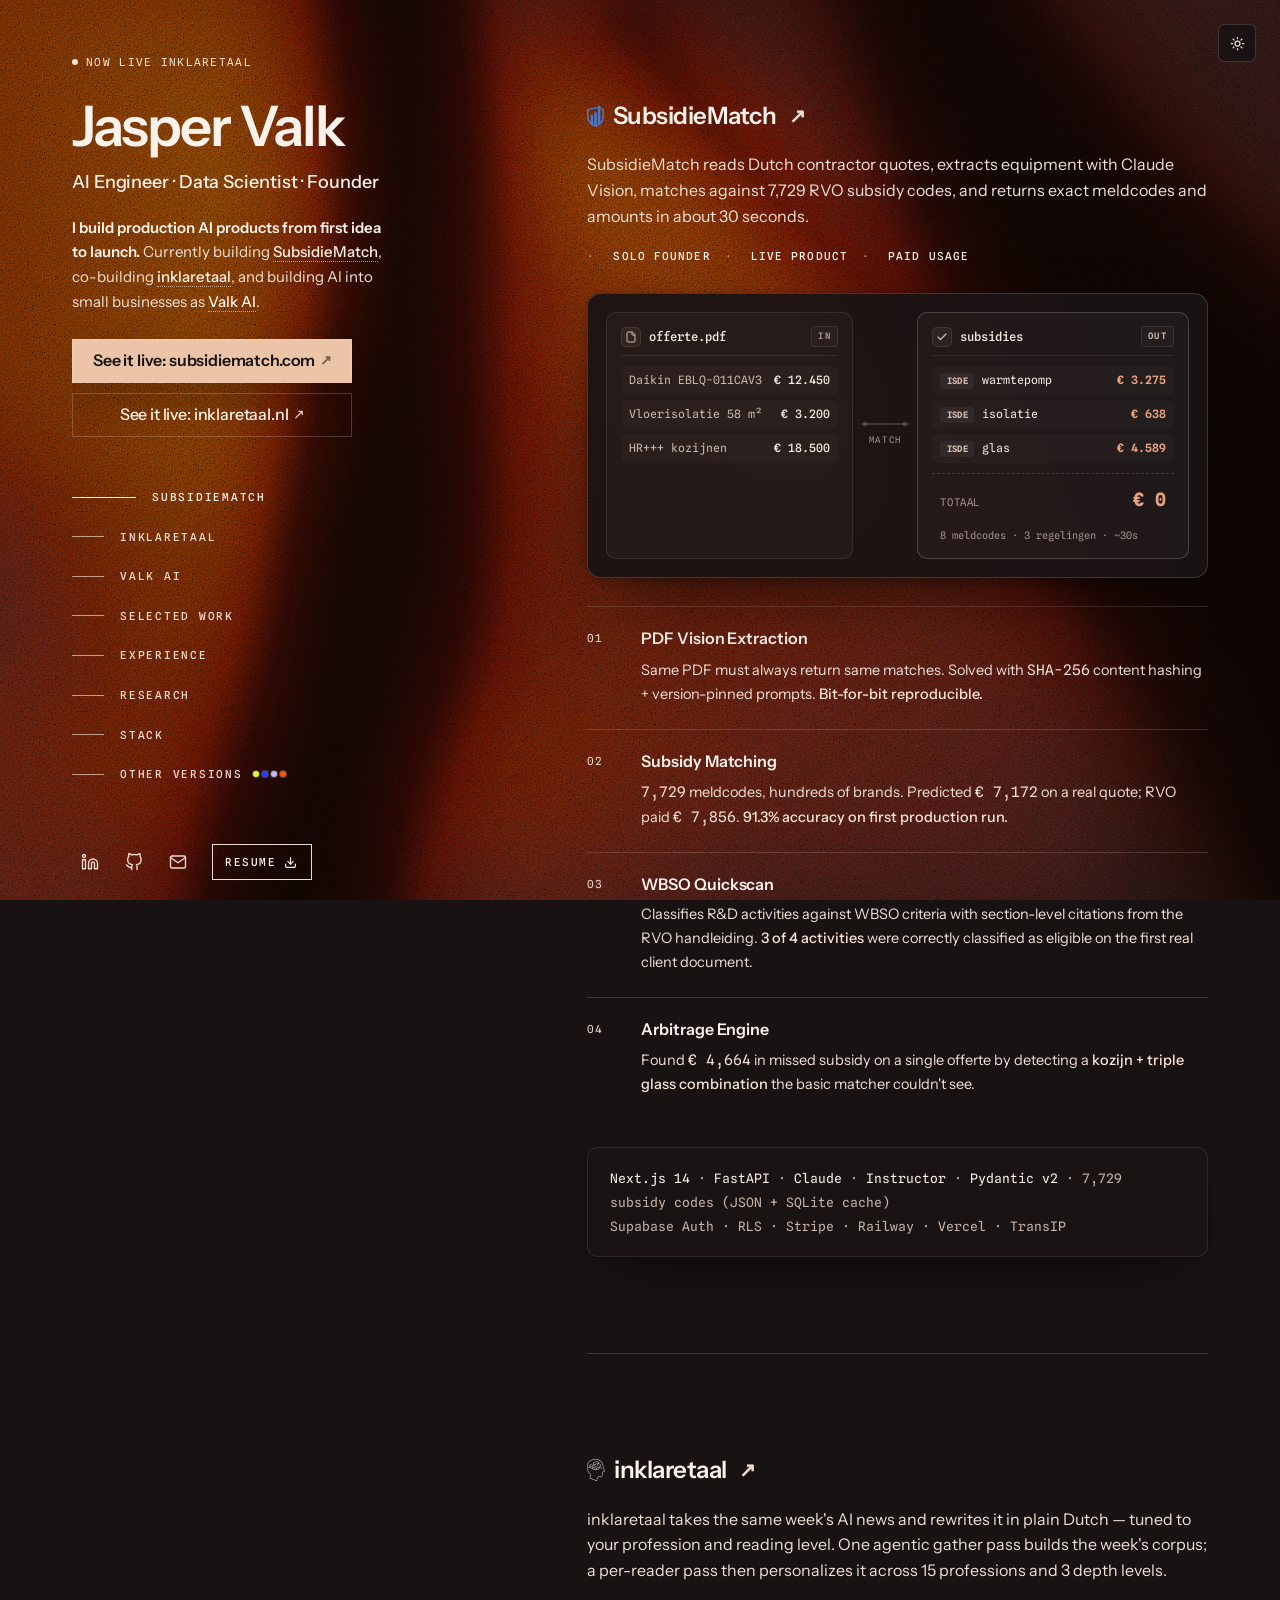
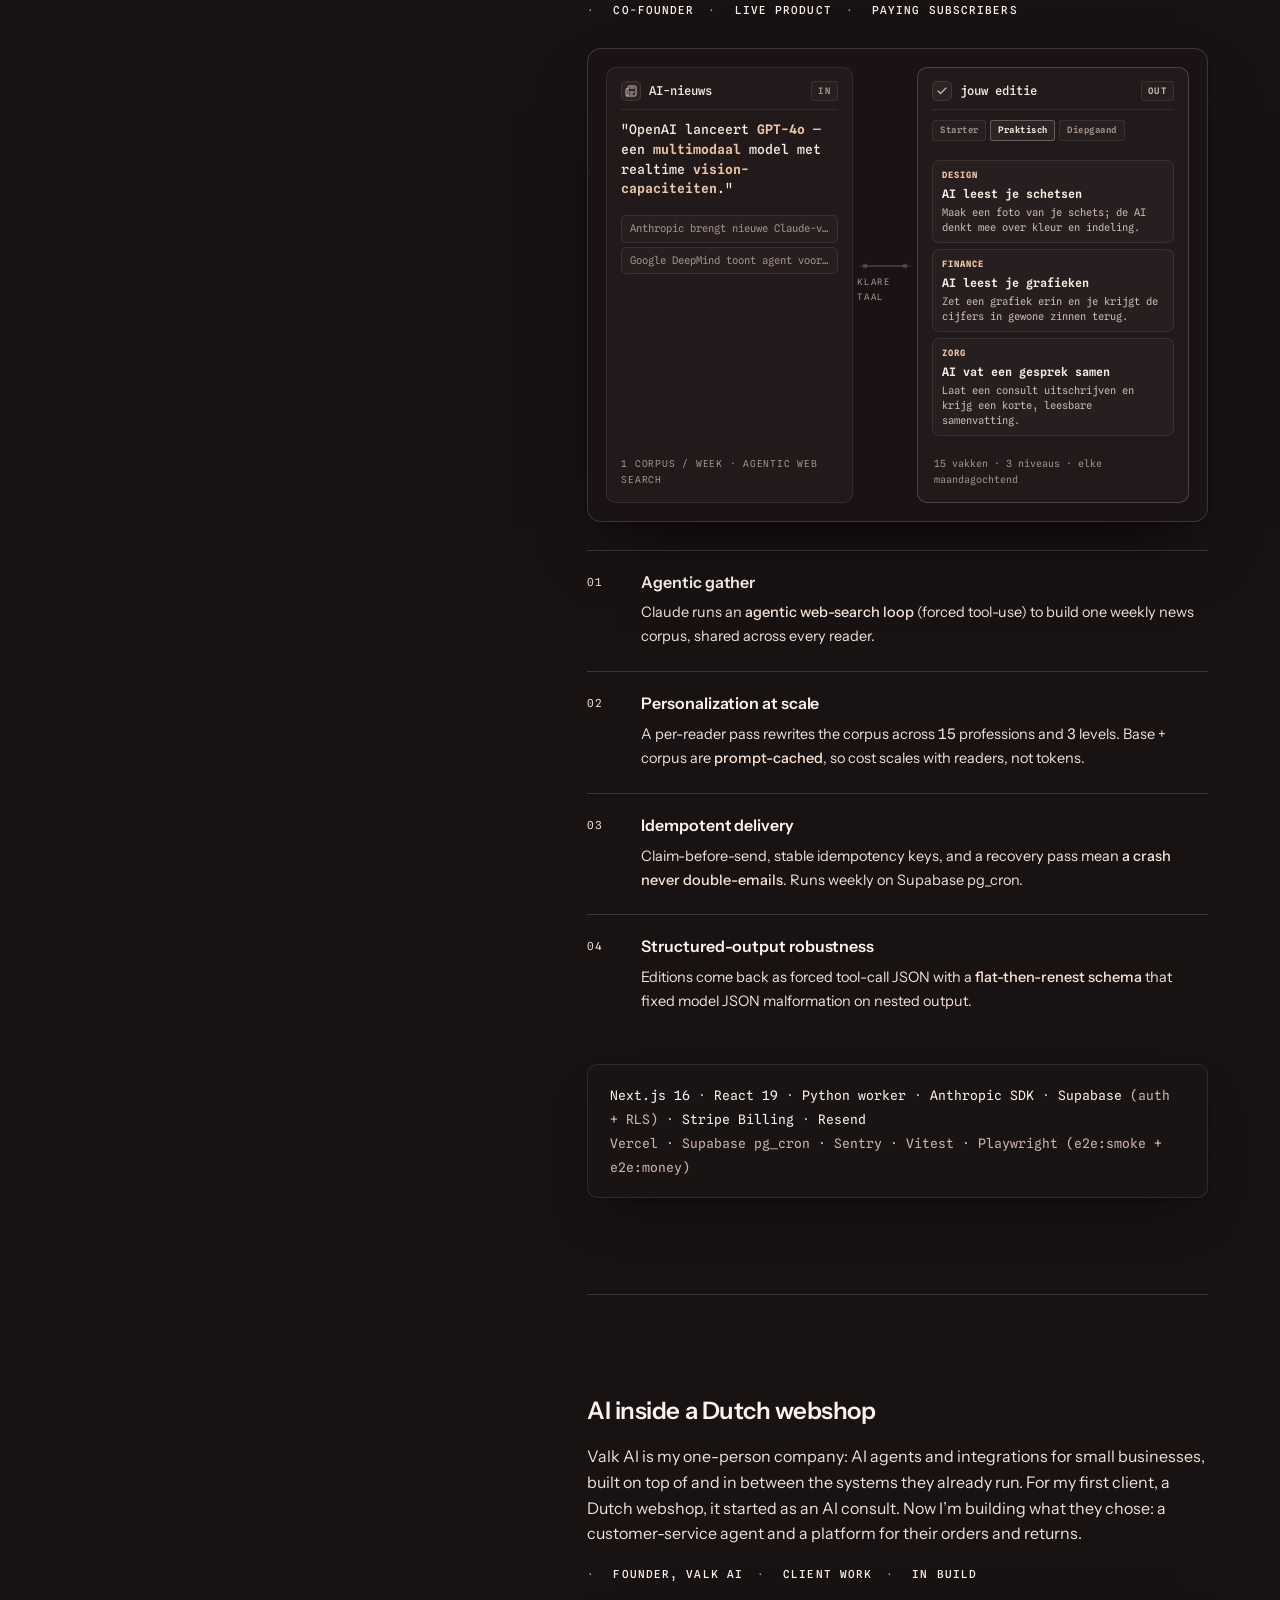
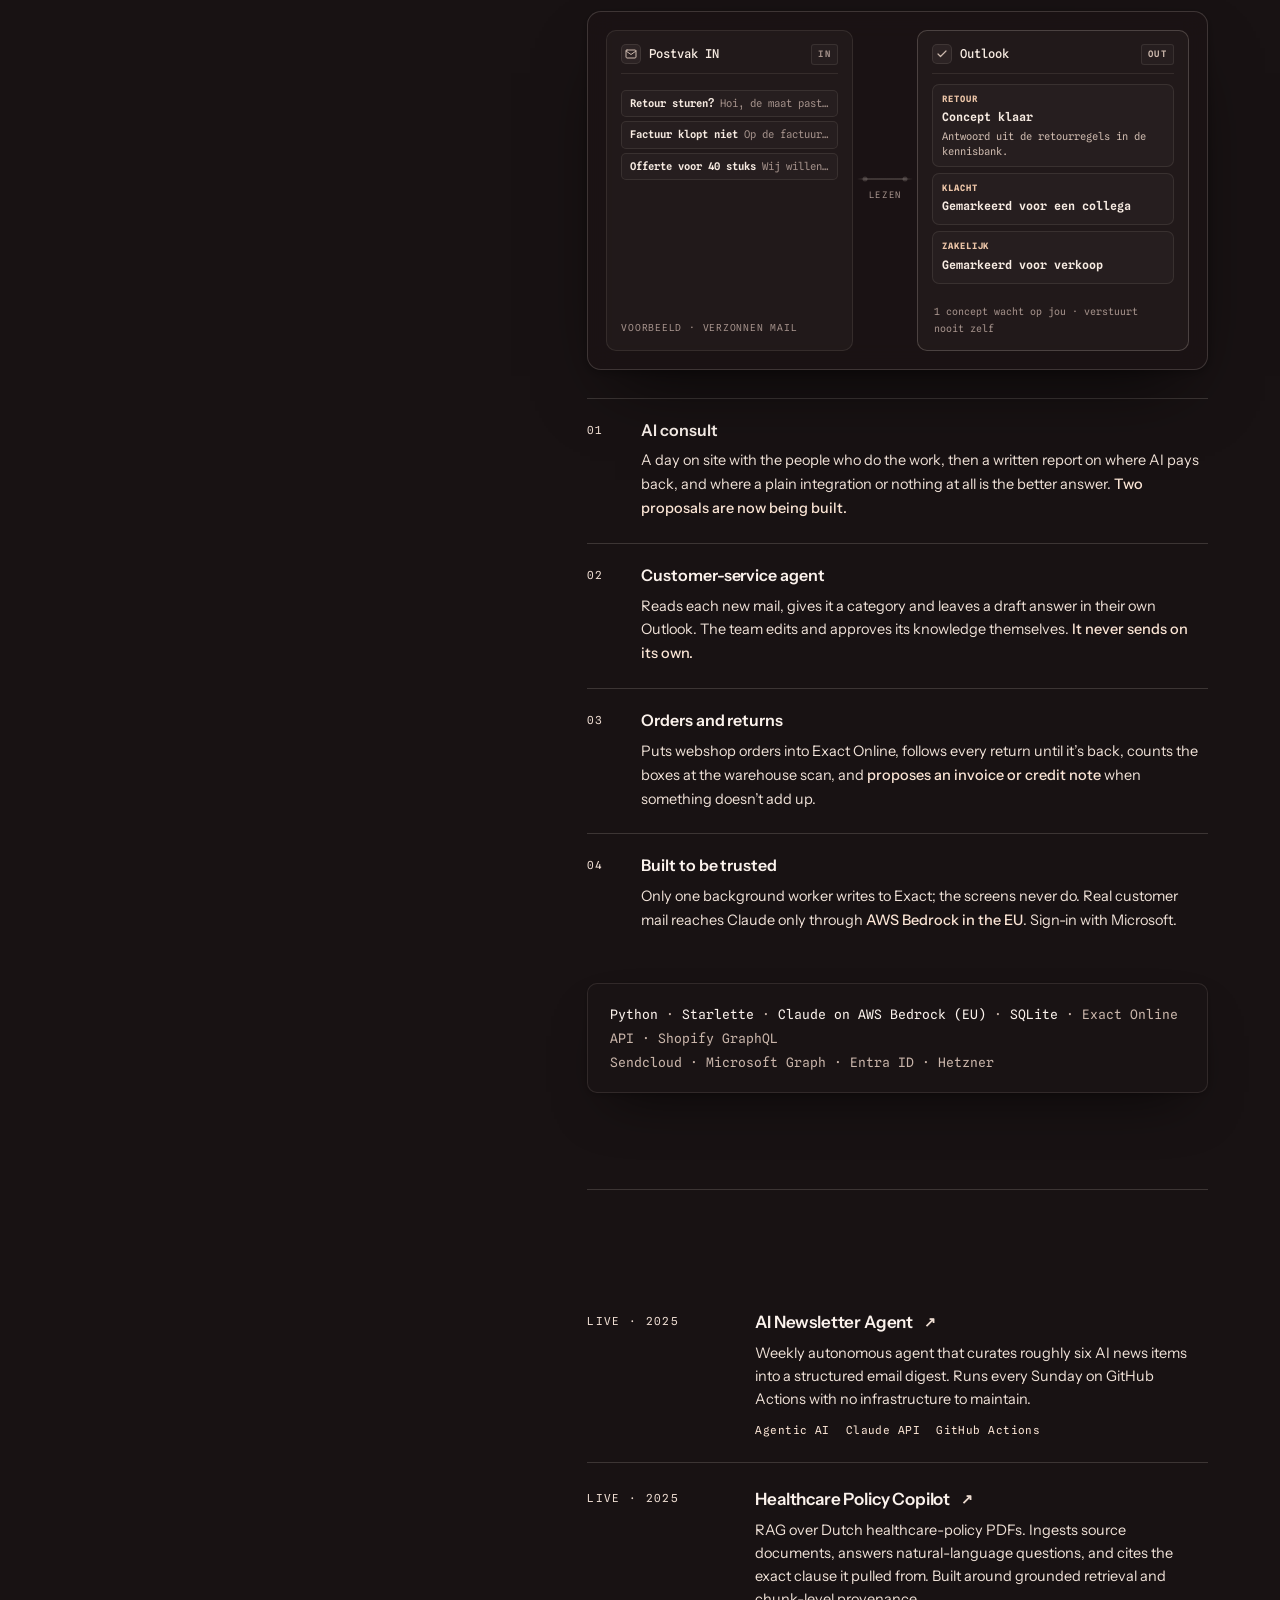
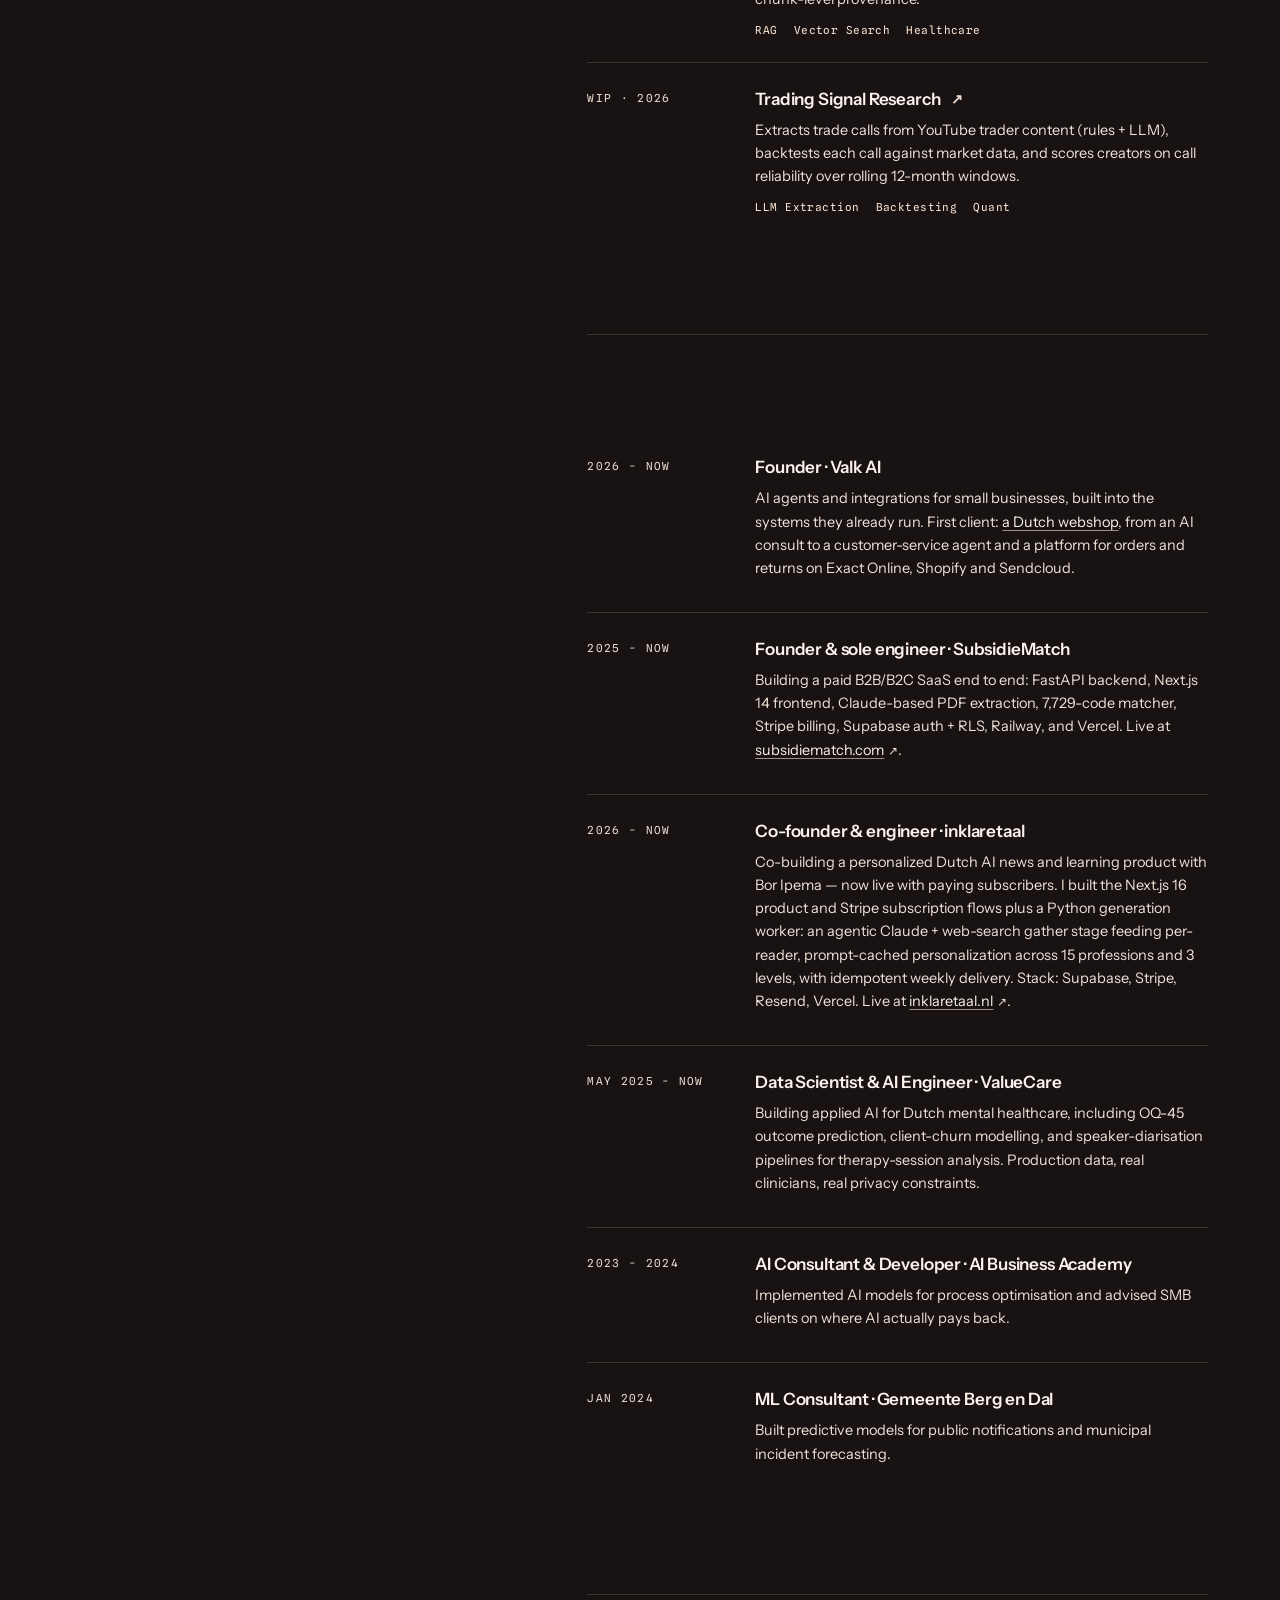
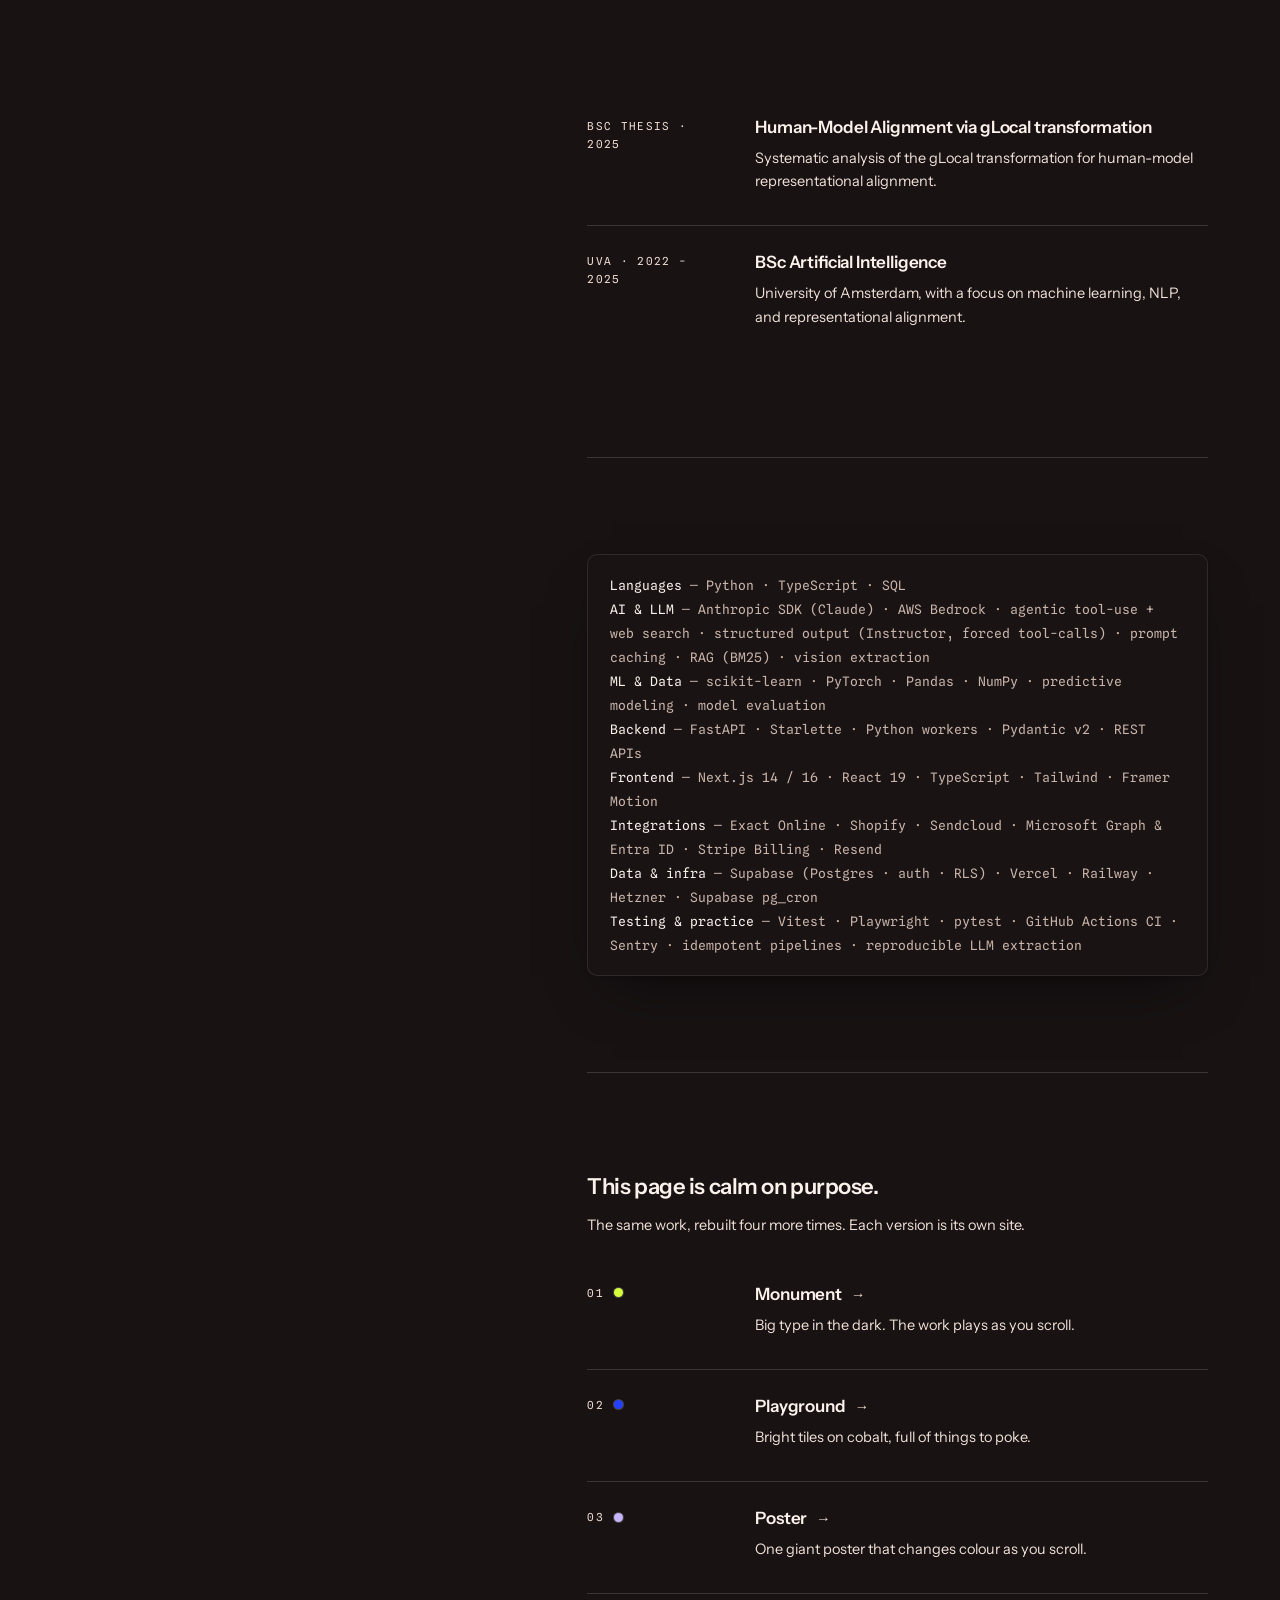
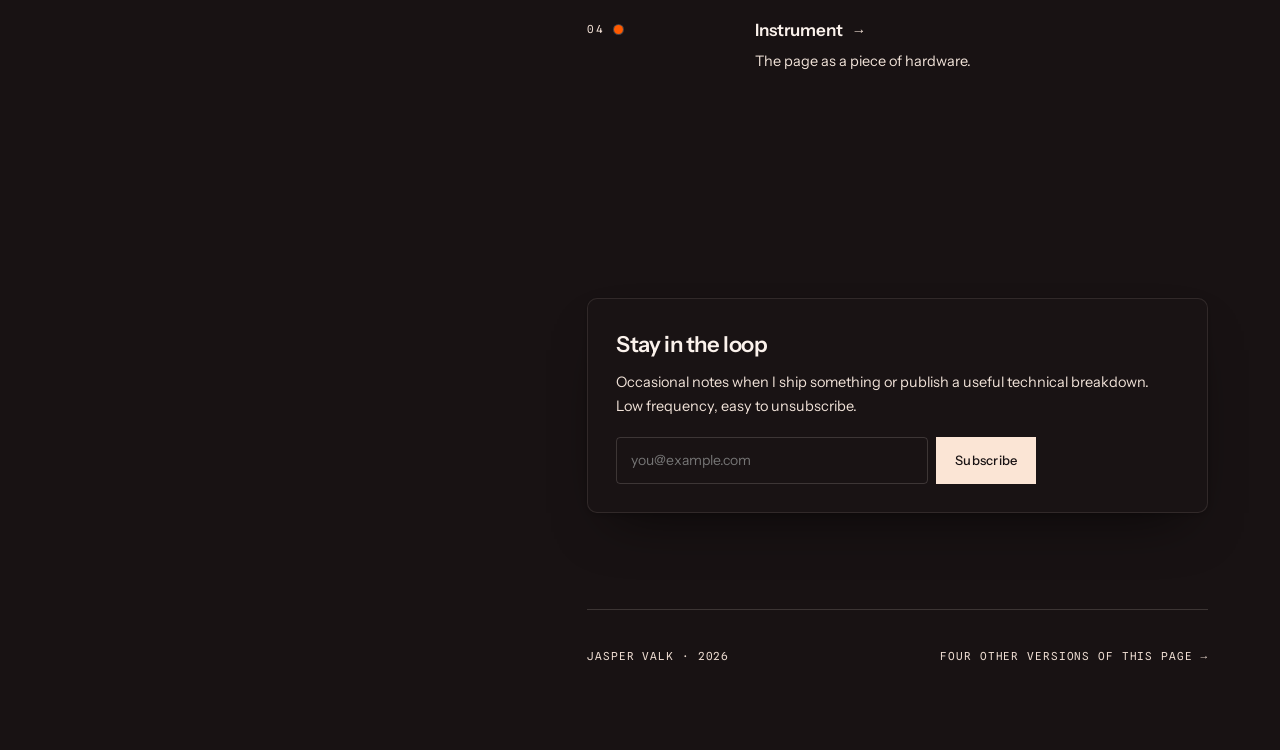
<file: index.html>
<!DOCTYPE html>
<html lang="en" data-theme="dark">
<head>
<meta charset="UTF-8">
<meta name="viewport" content="width=device-width, initial-scale=1.0">
<title>Jasper Valk — AI Engineer · Data Scientist · Founder</title>
<script>
(() => {
  // Dark (the evening light) is the default; a visitor's own choice from the toggle is remembered.
  let stored = null;
  try { stored = localStorage.getItem('theme'); } catch (e) {}
  document.documentElement.setAttribute('data-theme', stored === 'light' ? 'light' : 'dark');
})();
</script>
<link rel="preconnect" href="https://fonts.googleapis.com">
<link rel="preconnect" href="https://fonts.gstatic.com" crossorigin>
<link href="https://fonts.googleapis.com/css2?family=Instrument+Sans:ital,wght@0,400;0,500;0,600;0,700;1,400;1,500&amp;family=Newsreader:ital,opsz,wght@0,6..72,400;0,6..72,500;0,6..72,600;1,6..72,400;1,6..72,500&amp;family=Spline+Sans+Mono:ital,wght@0,400;0,500;0,600;1,400&amp;display=swap" rel="stylesheet">
<link rel="icon" type="image/svg+xml" href="icons/favicon-jv.svg">
<link rel="alternate icon" href="icons/favicon-jv.svg">
<meta name="description" content="Jasper Valk is an AI Engineer, Data Scientist, founder of SubsidieMatch, and co-founder of inklaretaal. He builds production AI products from first idea to launch.">
<meta property="og:title" content="Jasper Valk — AI Engineer · Data Scientist · Founder">
<meta property="og:description" content="Building SubsidieMatch, inklaretaal, and production AI systems from prototype to launch.">
<meta property="og:type" content="website">
<style>
*, *::before, *::after { box-sizing: border-box; margin: 0; padding: 0; }
:root {
    color-scheme: dark;
    /* Evening: the palette of Valk AI · Wind (jasper-ui). All text sits on the evening light, so every
       text role is a light tint; measured on the brightest step of the light with its grain (AA). */
    --bg: #181213;
    --bg-soft: #211819;
    --fg: #fbf2ec;
    --fg-soft: #f0e2d8;
    --fg-muted: #eddcd1;
    --fg-faint: rgba(247, 235, 226, 0.62);
    --accent: #fbe5d5;
    --accent-soft: rgba(251, 229, 213, 0.14);
    --divider: rgba(247, 235, 226, 0.16);
    --button-bg: #ecc5a8;
    --button-fg: #181213;
    --button-border: rgba(247, 235, 226, 0.16);
    --m-zwart: #181213;
    --korrel: url("data:image/svg+xml,%3Csvg xmlns='http://www.w3.org/2000/svg' width='200' height='200'%3E%3Cfilter id='k' x='0' y='0' width='100%25' height='100%25'%3E%3CfeTurbulence type='fractalNoise' baseFrequency='.68' numOctaves='2' stitchTiles='stitch'/%3E%3CfeColorMatrix type='matrix' values='.33 .33 .33 0 0 .33 .33 .33 0 0 .33 .33 .33 0 0 0 0 0 0 1'/%3E%3CfeComponentTransfer%3E%3CfeFuncR type='linear' slope='2.6' intercept='-.8'/%3E%3CfeFuncG type='linear' slope='2.6' intercept='-.8'/%3E%3CfeFuncB type='linear' slope='2.6' intercept='-.8'/%3E%3C/feComponentTransfer%3E%3C/filter%3E%3Crect width='100%25' height='100%25' filter='url(%23k)'/%3E%3C/svg%3E");
    /* Dark = technical instrument: one grotesque for display + body */
    --font-display: 'Instrument Sans', system-ui, sans-serif;
    --font-body: 'Instrument Sans', system-ui, sans-serif;
    --font-mono: 'Spline Sans Mono', ui-monospace, monospace;
    --section-gap: 96px;
}
html[data-theme="light"] {
    color-scheme: light;
    /* Day: white, with the ink and terracotta of Valk AI · Wind. On white: fg 18.5, fg-soft 10.2,
       fg-muted 6.6, accent 6.1 (WCAG). */
    --bg: #ffffff;
    --bg-soft: #f9f5f4;
    --fg: #181213;
    --fg-soft: #4a3f3d;
    --fg-muted: #695a57;
    --fg-faint: #7d6a65;
    --accent: #a3462a;
    --accent-soft: rgba(163, 70, 42, 0.08);
    --divider: rgba(24, 18, 19, 0.10);
    --button-bg: #181213;
    --button-fg: #ffffff;
    --button-border: rgba(24, 18, 19, 0.14);
    /* Light = editorial: an actual newspaper serif carries the headings */
    --font-display: 'Newsreader', Georgia, 'Times New Roman', serif;
}
html { scroll-behavior: smooth; }
body {
    position: relative;
    background: var(--bg);
    color: var(--fg);
    font-family: var(--font-body);
    font-size: 16px;
    line-height: 1.65;
    font-feature-settings: "kern", "liga", "calt";
    transition: background 0.35s ease, color 0.25s ease;
    -webkit-font-smoothing: antialiased;
}
.page {
    max-width: 1200px;
    margin: 0 auto;
    padding: 0 32px;
}
@media (min-width: 1024px) {
    .page {
        display: grid;
        grid-template-columns: minmax(0, 5fr) minmax(0, 7fr);
        gap: 72px;
    }
}

.intro {
    padding: 96px 0 64px;
}
@media (min-width: 1024px) {
    .intro {
        position: sticky;
        top: 0;
        height: 100vh;
        display: flex;
        flex-direction: column;
        padding: 48px 0 20px;
        /* Fallback so contact/socials stay reachable on short viewports
           where the pinned sidebar content would otherwise clip below the fold */
        overflow-y: auto;
        scrollbar-width: thin;
    }
}
.intro h1 {
    font-family: var(--font-display);
    font-size: clamp(2.5rem, 4.4vw, 3.5rem);
    font-weight: 600;
    line-height: 1;
    letter-spacing: -0.035em;
    color: var(--fg);
    margin-bottom: 14px;
}
.intro .role {
    font-size: 18px;
    font-weight: 500;
    color: var(--fg);
    margin-bottom: 18px;
    letter-spacing: -0.005em;
}
.intro .bio {
    max-width: 32ch;
    font-size: 15px;
    color: var(--fg-soft);
    margin-bottom: 24px;
}
.intro .bio strong { color: var(--fg); font-weight: 600; }
.intro .bio a {
    color: var(--fg);
    font-weight: 500;
    text-decoration: none;
    border-bottom: 1px dotted color-mix(in srgb, var(--accent) 60%, transparent);
    transition: color 0.2s ease, border-color 0.2s ease;
}
.intro .bio a:hover { color: var(--accent); border-bottom-color: var(--accent); }

.launch-pill {
    display: inline-flex;
    align-items: center;
    gap: 8px;
    margin-bottom: 22px;
    font-family: var(--font-mono);
    font-size: 11px;
    letter-spacing: 0.12em;
    text-transform: uppercase;
    color: var(--accent);
    text-decoration: none;
}
.launch-pill::before {
    content: '';
    width: 6px; height: 6px;
    border-radius: 999px;
    background: var(--accent);
    box-shadow: none;
    animation: pulse 2.4s ease-in-out infinite;
}
@keyframes pulse { 50% { opacity: 0.45; } }
.launch-pill:hover { color: var(--fg); }

.primary-cta {
    display: inline-flex;
    align-items: center;
    justify-content: center;
    width: fit-content;
    min-height: 44px;
    margin-bottom: 38px;
    padding: 0 20px;
    border-radius: 0;
    background: var(--button-bg);
    border: 1px solid var(--button-border);
    box-shadow: 0 18px 42px rgba(0, 0, 0, 0.22);
    color: var(--button-fg);
    font-weight: 600;
    letter-spacing: -0.01em;
    text-decoration: none;
    transition: transform 0.22s ease, box-shadow 0.22s ease, border-color 0.22s ease, background 0.22s ease;
}
.primary-cta:hover {
    transform: translateY(-2px);
    border-color: color-mix(in srgb, var(--button-fg) 22%, transparent);
    box-shadow: 0 24px 54px rgba(0, 0, 0, 0.28);
}
.primary-cta.link-ext::after {
    color: color-mix(in srgb, var(--button-fg) 58%, transparent);
}

/* CTA group — filled primary + outlined secondary, clear hierarchy */
.cta-group {
    display: flex;
    flex-direction: column;
    align-items: stretch;
    width: max-content;
    max-width: 100%;
    gap: 10px;
    margin-bottom: 30px;
}
.cta-group .primary-cta,
.cta-group .secondary-cta { width: 100%; margin-bottom: 0; }
.secondary-cta {
    display: inline-flex;
    align-items: center;
    justify-content: center;
    width: fit-content;
    min-height: 44px;
    padding: 0 20px;
    border-radius: 0;
    background: transparent;
    border: 1px solid color-mix(in srgb, var(--fg) 20%, transparent);
    color: var(--fg);
    font-weight: 500;
    letter-spacing: -0.01em;
    text-decoration: none;
    transition: transform 0.22s ease, border-color 0.22s ease, background 0.22s ease, color 0.22s ease;
}
.secondary-cta:hover {
    transform: translateY(-2px);
    border-color: color-mix(in srgb, var(--fg) 45%, transparent);
    background: var(--accent-soft);
}
.secondary-cta.link-ext::after {
    color: var(--fg-muted);
}
.secondary-cta.link-ext:hover::after {
    color: var(--accent);
}

/* Nav with sliding indicator */
.nav { display: none; }
@media (min-width: 1024px) {
    .nav { display: block; position: relative; padding-top: 12px; margin-bottom: auto; }
}
.nav-list { list-style: none; display: flex; flex-direction: column; gap: 4px; position: relative; }
.nav-item a {
    display: inline-flex;
    align-items: center;
    gap: 16px;
    padding: 8px 0;
    color: var(--fg-muted);
    text-decoration: none;
    font-family: var(--font-mono);
    font-size: 11px;
    font-weight: 500;
    letter-spacing: 0.16em;
    text-transform: uppercase;
    transition: color 0.24s ease, transform 0.24s ease;
}
.nav-item .ind-static {
    display: inline-block;
    width: 32px;
    height: 1px;
    background: var(--fg-faint);
    transition: width 0.32s cubic-bezier(0.22, 0.61, 0.36, 1),
                background 0.24s ease;
}
.nav-item a:hover { color: var(--fg); transform: translateX(2px); }
.nav-item a:hover .ind-static { width: 56px; background: var(--fg-soft); }
.nav-item.is-active a { color: var(--fg); }
.nav-item.is-active .ind-static { width: 64px; background: var(--fg); }
@media (prefers-reduced-motion: no-preference) {
    html[data-theme="dark"] .nav-item.is-active .ind-static {
        animation: navDashSignal 2200ms ease-out infinite;
    }
}
@keyframes navDashSignal {
    0%, 72%, 100% {
        opacity: 1;
        box-shadow: none;
    }
    14% {
        opacity: 1;
        box-shadow: none;
    }
    30% {
        opacity: 0.72;
        box-shadow: none;
    }
}

.intro-socials { display: flex; gap: 8px; margin-top: 28px; }
.intro-socials a {
    width: 36px; height: 36px;
    display: inline-flex; align-items: center; justify-content: center;
    color: var(--fg-muted);
    transition: color 0.2s ease, transform 0.2s ease;
}
.intro-socials a:hover { color: var(--fg); transform: translateY(-2px); }

/* Labelled CV download — sits inline with the social icons but draws the eye */
.intro-socials a.cv-link {
    width: auto;
    height: 36px;
    padding: 0 14px 0 12px;
    gap: 8px;
    margin-left: 8px;
    font-family: var(--font-mono);
    font-size: 11px;
    font-weight: 500;
    letter-spacing: 0.14em;
    text-transform: uppercase;
    color: var(--fg);
    border: 1px solid var(--fg-muted);
    border-radius: 0;
    text-decoration: none;
    transition: color 0.22s ease, background 0.22s ease, border-color 0.22s ease, transform 0.22s ease;
}
.intro-socials a.cv-link svg { transition: transform 0.22s ease; }
.intro-socials a.cv-link:hover {
    color: var(--bg);
    background: var(--fg);
    border-color: var(--fg);
    transform: translateY(-2px);
}
.intro-socials a.cv-link:hover svg { transform: translateY(2px); }

.content { padding: 96px 0 56px; }
.section {
    padding-bottom: var(--section-gap);
    border-bottom: 1px solid var(--divider);
    margin-bottom: var(--section-gap);
}
.section:last-of-type {
    border-bottom: 0;
    margin-bottom: 0;
}
.section--no-rule { border-bottom: 0; }

.section-label {
    display: none;
    font-family: var(--font-mono);
    font-size: 10px;
    letter-spacing: 0.18em;
    text-transform: uppercase;
    color: var(--fg-muted);
    margin-bottom: 24px;
}
@media (max-width: 1023px) {
    .section-label {
        display: block;
        position: sticky;
        top: 0;
        padding: 16px 0 12px;
        background: linear-gradient(180deg, var(--bg) 72%, transparent);
        z-index: 5;
    }
}

/* Section heading anchor target — accounts for sticky label */
.section { scroll-margin-top: 96px; }
.entry[id] { scroll-margin-top: 72px; }

/* Featured / SubsidieMatch */
.featured h2 {
    font-family: var(--font-display);
    font-size: 24px;
    font-weight: 600;
    letter-spacing: -0.02em;
    margin-bottom: 14px;
}
.featured h2 a {
    color: var(--fg);
    text-decoration: none;
    display: inline-flex;
    align-items: center;
    gap: 6px;
    transition: color 0.2s ease;
}
.featured h2 a:hover { color: var(--accent); }
.featured h2 a svg { transition: transform 0.2s ease; }
.featured h2 a:hover svg { transform: translate(2px, -2px); }

/* Small brand marks beside the two product headings */
.brand-mark {
    height: 22px;
    width: auto;
    flex-shrink: 0;
    margin-right: 3px;
    opacity: 0.9;
    transition: opacity 0.2s ease;
}
.featured h2 a:hover .brand-mark { opacity: 1; }
/* The inklaretaal mark is black line art — flip it so it reads on the dark ground */
html[data-theme="dark"] .brand-mark--invert { filter: invert(1); opacity: 0.82; }
.featured .lede {
    color: var(--fg-soft);
    margin-bottom: 18px;
    max-width: 60ch;
    font-size: 16px;
    line-height: 1.6;
}
.featured .badges {
    display: flex;
    flex-wrap: wrap;
    gap: 8px 14px;
    margin-bottom: 28px;
    font-family: var(--font-mono);
    font-size: 12px;
    color: var(--fg-soft);
}
.featured .badges strong { color: var(--fg); font-weight: 500; }
.featured .badges span { color: var(--fg-faint); margin-right: 4px; }
@media (max-width: 480px) {
    .featured .badges {
        gap: 4px 8px;
        font-size: 11px;
    }
    .featured .badges span { margin-right: 0; }
}
.featured .stat-line {
    display: flex;
    flex-wrap: wrap;
    gap: 12px 22px;
    margin-bottom: 28px;
    font-family: var(--font-mono);
    font-size: 13px;
    color: var(--fg-soft);
    font-variant-numeric: tabular-nums;
}
.featured .stat-line strong { color: var(--fg); font-weight: 500; }
.featured .stat-line .sep { color: var(--fg-faint); }

.dive-list { list-style: none; display: flex; flex-direction: column; gap: 4px; counter-reset: dive; margin-top: 8px; }
.dive-list li {
    display: grid;
    grid-template-columns: 36px 1fr;
    gap: 18px;
    padding: 18px 0;
    border-top: 1px solid var(--divider);
}
.dive-list li::before {
    counter-increment: dive;
    content: counter(dive, decimal-leading-zero);
    font-family: var(--font-mono);
    font-size: 11px;
    color: var(--fg-muted);
    letter-spacing: 0.08em;
    padding-top: 4px;
    font-variant-numeric: tabular-nums;
}
.dive-list h3 {
    font-family: var(--font-display);
    font-size: 16px;
    font-weight: 600;
    margin-bottom: 6px;
    letter-spacing: -0.005em;
}
.dive-list p { font-size: 14.5px; color: var(--fg-soft); }
.dive-list p strong { color: var(--accent); font-weight: 500; }
.dive-list .num { font-family: var(--font-mono); font-variant-numeric: tabular-nums; }

.stack-line {
    margin-top: 32px;
    padding: 18px 22px;
    font-family: var(--font-mono);
    font-size: 13px;
    color: var(--fg-muted);
    line-height: 1.85;
    border: 1px dashed var(--divider);
    border-radius: 4px;
    position: relative;
    overflow: hidden;
    isolation: isolate;
    transition: border-color 0.32s ease;
}
.stack-line strong { color: var(--fg); font-weight: 400; }

/* Editorial-style project entries — no rounded chrome, hairline between rows */
.entry {
    position: relative;
    display: grid;
    grid-template-columns: 140px 1fr;
    gap: 28px;
    padding: 22px 0;
    border-top: 1px solid var(--divider);
    isolation: isolate;
    overflow: hidden;
    transition: transform 0.32s ease;
}
.section .entry:first-of-type { border-top: 0; }
@media (max-width: 640px) {
    .entry { grid-template-columns: 1fr; gap: 4px; padding: 18px 0; }
}
.entry-bg {
    position: absolute;
    inset: 0;
    z-index: -1;
    background-position: top center;
    background-size: cover;
    background-repeat: no-repeat;
    opacity: 0;
    transform: scale(1.04);
    transition: opacity 0.4s ease, transform 0.8s ease;
    pointer-events: none;
}
.entry-bg::after {
    content: '';
    position: absolute;
    inset: 0;
    background: linear-gradient(180deg, rgba(0,0,0,0) 0%, rgba(0,0,0,0.15) 40%, rgba(0,0,0,0.65) 78%, rgba(0,0,0,0.92) 100%);
}
.entry.has-preview:hover { background: #06070a; transform: translateX(4px); }
.entry.has-preview:hover .entry-bg { opacity: 1; transform: scale(1); }
.entry.has-preview:hover .entry-side { color: rgba(255,255,255,0.92); }
.entry.has-preview:hover .tag { color: rgba(255,255,255,0.92); }
/* Hide the title + paragraph so the screenshot reads cleanly. Meta date + tags stay. */
.entry.has-preview .entry-main h3,
.entry.has-preview .entry-main p {
    transition: opacity 0.28s ease;
}
.entry.has-preview:hover .entry-main h3,
.entry.has-preview:hover .entry-main p { opacity: 0; }

.entry-side {
    font-family: var(--font-mono);
    font-size: 11px;
    letter-spacing: 0.12em;
    text-transform: uppercase;
    color: var(--fg-muted);
    padding-top: 4px;
    transition: color 0.3s ease;
}
.entry-main h3 {
    font-family: var(--font-display);
    font-size: 17px;
    font-weight: 600;
    color: var(--fg);
    letter-spacing: -0.01em;
    margin-bottom: 6px;
}
.entry-main h3 a {
    color: inherit;
    text-decoration: none;
    display: inline-flex;
    align-items: center;
    gap: 6px;
    transition: color 0.2s ease;
}
.entry-main h3 a:hover { color: var(--accent); }
.entry-main h3 a svg { transition: transform 0.2s ease; }
.entry-main h3 a:hover svg { transform: translate(2px, -2px); }
.entry-main p {
    color: var(--fg-soft);
    font-size: 14.5px;
    line-height: 1.6;
    margin-bottom: 10px;
    transition: color 0.3s ease;
}
.entry-main p a {
    color: var(--fg);
    text-decoration-color: color-mix(in srgb, var(--accent) 60%, transparent);
    text-underline-offset: 0.2em;
    transition: color 0.2s ease;
}
.entry-main p a:hover { color: var(--accent); }
.entry-main .tags { display: flex; flex-wrap: wrap; gap: 16px; }
.entry-main .tag {
    font-family: var(--font-mono);
    font-size: 11px;
    color: var(--accent);
    letter-spacing: 0.04em;
    transition: color 0.3s ease;
}

/* External link arrow indicator on links that go off-site */
.link-ext::after {
    content: "↗";
    display: inline-block;
    margin-left: 0.32em;
    font-family: var(--font-mono);
    font-size: 0.85em;
    color: var(--fg-muted);
    transition: color 0.2s ease;
}
.link-ext:hover::after { color: var(--accent); }

/* Scroll reveal */
.reveal {
    opacity: 0;
    transform: translateY(14px);
    transition: opacity 0.6s ease, transform 0.6s ease;
}
/* transform: none (not translateY(0)), so a revealed section doesn't trap its sticky label under the top strip */
.reveal.is-visible { opacity: 1; transform: none; }
@media (prefers-reduced-motion: reduce) {
    .reveal { opacity: 1; transform: none; transition: none; }
}

/* Newsletter */
.newsletter h2 {
    font-family: var(--font-display);
    font-size: 22px;
    font-weight: 600;
    letter-spacing: -0.02em;
    margin-bottom: 8px;
}
.newsletter p { color: var(--fg-soft); margin-bottom: 18px; font-size: 14.5px; max-width: 56ch; }
.newsletter form { display: flex; gap: 8px; max-width: 420px; }
.newsletter input {
    flex: 1;
    padding: 11px 14px;
    border: 1px solid var(--divider);
    background: transparent;
    color: var(--fg);
    font: inherit;
    font-size: 14px;
    border-radius: 4px;
    outline: none;
    transition: border-color 0.22s ease, box-shadow 0.22s ease;
}
.newsletter input:focus {
    border-color: var(--accent);
    box-shadow: 0 0 0 4px color-mix(in srgb, var(--accent) 22%, transparent);
}
.newsletter button {
    padding: 11px 18px;
    border: 1px solid var(--accent);
    background: var(--accent);
    color: var(--bg);
    font: inherit;
    font-weight: 500;
    font-size: 13px;
    letter-spacing: 0.02em;
    border-radius: 0;
    cursor: pointer;
    transition: opacity 0.2s ease;
}
.newsletter button:hover { opacity: 0.85; }

/* Minimal footer with inline theme toggle */
.footer {
    margin-top: 96px;
    padding-top: 32px;
    border-top: 1px solid var(--divider);
    padding-bottom: 24px;
    display: flex;
    align-items: center;
    justify-content: space-between;
    gap: 16px;
    font-family: var(--font-mono);
    font-size: 11px;
    color: var(--fg-faint);
    letter-spacing: 0.08em;
    text-transform: uppercase;
}
.footer-text { color: var(--fg-muted); }
.footer { flex-wrap: wrap; }
.footer-link {
    color: var(--fg-muted);
    text-decoration: none;
    transition: color 0.2s ease;
}
.footer-link:hover { color: var(--fg); }

/* Other versions: the same portfolio, rebuilt as four separate sites.
   Each version has one signature colour; the dots carry that colour in the nav and on each row. */
.version-dots {
    display: inline-flex;
    align-items: center;
    gap: 3px;
    margin-left: -6px;
    transition: gap 0.32s cubic-bezier(0.22, 0.61, 0.36, 1);
}
.nav-item a:hover .version-dots,
.nav-item a:focus-visible .version-dots { gap: 6px; }
.version-dots i,
.version-dot {
    display: inline-block;
    width: 6px;
    height: 6px;
    border-radius: 50%;
    background: var(--dot);
    box-shadow: 0 0 0 1px color-mix(in srgb, var(--fg) 22%, transparent);
}
.version-dot { width: 9px; height: 9px; }
.versions { counter-reset: version; }
.versions h2 {
    font-family: var(--font-display);
    font-size: 22px;
    font-weight: 600;
    letter-spacing: -0.02em;
    margin-bottom: 8px;
}
.versions-lede { color: var(--fg-soft); font-size: 14.5px; max-width: 56ch; margin-bottom: 20px; }
.versions .entry { counter-increment: version; }
.versions .entry-side { display: flex; align-items: center; align-self: start; gap: 10px; }
.versions .entry-side::before { content: counter(version, decimal-leading-zero); }
.versions .entry .version-dot { order: 2; }
/* The whole row opens the version, so the whole row shows focus */
.versions .entry-main h3 a::before { content: ''; position: absolute; inset: 0; }
.versions .entry-main h3 a:focus-visible { outline: none; }
.versions .entry:has(a:focus-visible) { outline: 2px solid var(--accent); outline-offset: 2px; }
.link-next::after {
    content: "→";
    display: inline-block;
    margin-left: 0.4em;
    font-family: var(--font-mono);
    font-size: 0.85em;
    color: var(--fg-muted);
    transition: color 0.2s ease, transform 0.2s ease;
}
.entry:hover .link-next::after,
.link-next:focus-visible::after { color: var(--accent); transform: translateX(3px); }
/* Without hover there is no preview, so each row shows a small picture instead */
.version-thumb { display: none; }
@media (hover: none), (max-width: 640px) {
    .version-thumb {
        display: block;
        width: 100%;
        height: auto;
        aspect-ratio: 16 / 10;
        object-fit: cover;
        object-position: top;
        margin: 6px 0 14px;
        border: 1px solid var(--divider);
        border-radius: 6px;
    }
}
@media (prefers-reduced-motion: reduce) {
    .version-dots, .link-next::after { transition: none; }
}

.theme-toggle {
    width: 32px;
    height: 32px;
    border: 0;
    background: transparent;
    color: var(--fg-muted);
    cursor: pointer;
    border-radius: 6px;
    display: inline-flex;
    align-items: center;
    justify-content: center;
    opacity: 0.65;
    transition: opacity 0.22s ease, color 0.22s ease, background 0.22s ease;
}
.theme-toggle--fixed {
    position: fixed;
    top: 24px;
    right: 24px;
    z-index: 50;
    width: 38px;
    height: 38px;
    background: color-mix(in srgb, var(--bg) 86%, transparent);
    backdrop-filter: blur(8px);
    -webkit-backdrop-filter: blur(8px);
    border: 1px solid var(--divider);
    opacity: 1;
}
.theme-toggle--fixed svg { width: 16px; height: 16px; }
.theme-toggle--fixed:hover {
    color: var(--fg);
    border-color: var(--fg-muted);
    background: var(--bg);
}
.theme-toggle:hover { opacity: 1; color: var(--fg); background: var(--divider); }
.theme-toggle svg { width: 15px; height: 15px; }
.theme-toggle .sun, .theme-toggle .moon { display: none; }
html[data-theme="dark"] .theme-toggle .sun { display: block; }
html[data-theme="light"] .theme-toggle .moon { display: block; }

/* ============================================================
   SubsidieMatch interactive demo (full animated version, fits narrower column)
   ============================================================ */
.demo-frame {
    --d-bg: rgba(30, 22, 23, 0.94);
    --d-pane-bg: rgba(247, 235, 226, 0.03);
    --d-border: rgba(247, 235, 226, 0.09);
    --d-border-strong: rgba(247, 235, 226, 0.16);
    --d-fg: #f7ebe2;
    --d-fg-soft: #cdb9ae;
    --d-fg-muted: #a3908a;
    --d-money: #e8a47f;
    --d-blue: #ecc5a8;
    --d-surface: rgba(247, 235, 226, 0.05);
    --d-surface-soft: rgba(247, 235, 226, 0.025);
    margin: 24px 0 28px;
    position: relative;
    display: grid;
    grid-template-columns: 1fr 64px 1.1fr;
    gap: 0;
    padding: 18px;
    border-radius: 14px;
    background: var(--d-bg);
    border: 1px solid var(--d-border-strong);
    box-shadow: 0 18px 50px rgba(0, 0, 0, 0.42);
    color: var(--d-fg);
    font-family: var(--font-mono);
    text-decoration: none;
    overflow: hidden;
    transition: transform 0.28s ease, border-color 0.28s ease, box-shadow 0.28s ease;
}
html[data-theme="light"] .demo-frame {
    /* Near-white with a trace of the Wind ladder, ink and terracotta: one surface step above the white page */
    --d-bg: #f9f5f4;
    --d-pane-bg: #ffffff;
    --d-border: rgba(24, 18, 19, 0.10);
    --d-border-strong: rgba(24, 18, 19, 0.18);
    --d-fg: #181213;
    --d-fg-soft: #4a3f3d;
    --d-fg-muted: #695a57;
    --d-money: #a3462a;
    --d-blue: #a3462a;
    --d-surface: rgba(24, 18, 19, 0.05);
    --d-surface-soft: rgba(24, 18, 19, 0.025);
    box-shadow: 0 12px 36px rgba(24, 18, 19, 0.08);
}
.demo-frame:hover {
    transform: translateY(-3px);
    border-color: color-mix(in srgb, var(--d-fg) 22%, var(--d-border-strong));
}
@supports ((backdrop-filter: blur(1px)) or (-webkit-backdrop-filter: blur(1px))) {
    @media (min-width: 721px) {
        .demo-frame {
            backdrop-filter: blur(14px) saturate(1.12);
            -webkit-backdrop-filter: blur(14px) saturate(1.12);
        }
    }
}
.demo-pane {
    position: relative;
    display: flex; flex-direction: column; gap: 10px;
    padding: 13px 14px 14px;
    border-radius: 10px;
    background: var(--d-pane-bg);
    border: 1px solid var(--d-border);
    min-height: 220px;
    overflow: hidden;
}
.demo-pane > * { position: relative; z-index: 1; }
html[data-theme="dark"] .demo-pane::after {
    content: '';
    position: absolute;
    left: 0;
    right: 0;
    top: 0;
    height: 36px;
    z-index: 0;
    pointer-events: none;
    opacity: 0;
    background:
        linear-gradient(180deg, transparent 0%, rgba(236, 197, 168, 0.05) 42%, rgba(247, 235, 226, 0.22) 50%, rgba(236, 197, 168, 0.055) 58%, transparent 100%),
        linear-gradient(90deg, transparent, rgba(236, 197, 168, 0.14), rgba(247, 235, 226, 0.16), rgba(236, 197, 168, 0.14), transparent);
    transform: translate3d(0, -44px, 0);
}
.demo-pane--output {
    background: var(--d-pane-bg);
    border-color: color-mix(in srgb, var(--d-fg) 12%, var(--d-border));
}
.demo-pane-header { display: flex; align-items: center; gap: 8px; padding-bottom: 8px; border-bottom: 1px solid var(--d-border); }
.demo-pane-icon {
    width: 20px; height: 20px; border-radius: 5px;
    background: var(--d-surface); border: 1px solid var(--d-border);
    color: var(--d-fg-soft);
    display: inline-flex; align-items: center; justify-content: center;
}
.demo-pane-icon--accent {
    background: var(--d-surface);
    border-color: var(--d-border);
    color: var(--d-fg-soft);
    opacity: 0; transform: scale(0.6);
    transition: opacity 0.32s ease, transform 0.32s cubic-bezier(0.34, 1.56, 0.64, 1);
}
.demo-frame.is-running .demo-pane-icon--accent { opacity: 1; transform: scale(1); transition-delay: 2150ms; }
.demo-pane-title { flex: 1; color: var(--d-fg); font-size: 0.76rem; font-weight: 500; }
.demo-pane-badge {
    font-size: 0.56rem; font-weight: 600;
    letter-spacing: 0.16em; text-transform: uppercase;
    color: var(--d-fg-muted);
    padding: 2px 6px; border-radius: 3px;
    background: var(--d-surface-soft); border: 1px solid var(--d-border);
}
.demo-pane-badge--ok {
    color: var(--d-fg-soft);
    background: var(--d-surface-soft);
    border-color: var(--d-border);
}

.demo-lines { list-style: none; display: flex; flex-direction: column; gap: 5px; }
.demo-line {
    display: flex; align-items: baseline; justify-content: space-between; gap: 8px;
    padding: 4px 7px; border-radius: 6px;
    background: var(--d-surface-soft); border: 1px solid transparent;
    font-size: 0.72rem; color: var(--d-fg-soft);
    opacity: 0; transform: translateY(6px);
}
.demo-line--result { color: var(--d-fg); }
.demo-line-label { flex: 1; overflow: hidden; text-overflow: ellipsis; white-space: nowrap; }
.demo-line-scheme {
    flex-shrink: 0;
    min-width: 34px; height: 16px;
    padding: 0 5px; border-radius: 3px;
    background: var(--d-surface);
    color: var(--d-fg-soft);
    font-size: 0.56rem; font-weight: 700;
    letter-spacing: 0.04em; text-transform: uppercase;
    display: inline-flex; align-items: center; justify-content: center;
}
.demo-line-value { flex-shrink: 0; color: var(--d-fg); font-variant-numeric: tabular-nums; font-weight: 500; }
.demo-line--result .demo-line-value { color: var(--d-money); font-weight: 600; }

.demo-total {
    display: flex; align-items: baseline; justify-content: space-between;
    margin-top: auto;
    padding: 10px 8px 3px;
    border-top: 1px dashed var(--d-border-strong);
    opacity: 0; transform: translateY(6px);
}
.demo-total-label { font-size: 0.66rem; letter-spacing: 0.06em; text-transform: uppercase; color: var(--d-fg-muted); }
.demo-total-value { color: var(--d-money); font-size: 1.15rem; font-weight: 700; font-variant-numeric: tabular-nums; }
.demo-meta { padding: 0 8px; font-size: 0.64rem; color: var(--d-fg-muted); opacity: 0; transform: translateY(6px); }

.demo-connector { display: flex; flex-direction: column; align-items: center; justify-content: center; gap: 8px; padding: 0 4px; position: relative; }
.demo-connector-track {
    position: relative; width: 100%; height: 2px;
    background: linear-gradient(90deg, transparent, var(--d-border-strong) 18%, var(--d-border-strong) 82%, transparent);
    border-radius: 999px;
}
.demo-connector-track::before, .demo-connector-track::after {
    content: ''; position: absolute; top: 50%;
    width: 5px; height: 5px; border-radius: 999px;
    background: var(--d-border-strong);
    transform: translate(-50%, -50%);
}
.demo-connector-track::before { left: 14%; }
.demo-connector-track::after  { left: 86%; }
.demo-connector-pulse {
    position: absolute; top: 50%; left: 14%;
    width: 12px; height: 12px; border-radius: 999px;
    background: var(--d-blue);
    box-shadow: none;
    transform: translate(-50%, -50%);
    opacity: 0;
}
.demo-connector-label {
    font-size: 0.56rem; letter-spacing: 0.18em;
    text-transform: uppercase; color: var(--d-fg-muted);
}

@keyframes demoLineIn { to { opacity: 1; transform: translateY(0); } }
@keyframes demoPaneScan {
    0% { opacity: 0; transform: translate3d(0, -44px, 0); }
    14% { opacity: 1; }
    82% { opacity: 1; }
    100% { opacity: 0; transform: translate3d(0, 248px, 0); }
}
@keyframes demoPulse {
    0%   { opacity: 0; left: 14%; transform: translate(-50%, -50%) scale(0.6); }
    12%  { opacity: 1; transform: translate(-50%, -50%) scale(1); }
    88%  { opacity: 1; transform: translate(-50%, -50%) scale(1); }
    100% { opacity: 0; left: 86%; transform: translate(-50%, -50%) scale(0.6); }
}

.demo-frame.is-running .demo-pane--input .demo-line[data-stagger="0"] { animation: demoLineIn 360ms ease-out 0ms forwards; }
.demo-frame.is-running .demo-pane--input .demo-line[data-stagger="1"] { animation: demoLineIn 360ms ease-out 220ms forwards; }
.demo-frame.is-running .demo-pane--input .demo-line[data-stagger="2"] { animation: demoLineIn 360ms ease-out 440ms forwards; }
html[data-theme="dark"] .demo-frame.is-running .demo-pane::after { animation: demoPaneScan 2300ms cubic-bezier(0.16, 1, 0.3, 1) 420ms both; }
.demo-frame.is-running .demo-connector-pulse { animation: demoPulse 1500ms cubic-bezier(0.55, 0.06, 0.45, 0.94) 700ms forwards; }
.demo-frame.is-running .demo-pane--output .demo-line[data-stagger="0"] { animation: demoLineIn 360ms ease-out 2200ms forwards; }
.demo-frame.is-running .demo-pane--output .demo-line[data-stagger="1"] { animation: demoLineIn 360ms ease-out 2400ms forwards; }
.demo-frame.is-running .demo-pane--output .demo-line[data-stagger="2"] { animation: demoLineIn 360ms ease-out 2600ms forwards; }
.demo-frame.is-running .demo-total { animation: demoLineIn 400ms ease-out 3200ms forwards; }
.demo-frame.is-running .demo-meta  { animation: demoLineIn 400ms ease-out 3600ms forwards; }

@media (max-width: 720px) {
    .demo-frame { grid-template-columns: 1fr; grid-template-rows: auto 50px auto; padding: 14px; }
    .demo-pane { min-height: 0; padding: 12px 12px 14px; }
    .demo-connector { flex-direction: row; gap: 12px; }
    .demo-connector-track {
        height: 50px; width: 2px;
        background: linear-gradient(180deg, transparent, var(--d-border-strong) 18%, var(--d-border-strong) 82%, transparent);
    }
    .demo-connector-track::before { left: 50%; top: 14%; }
    .demo-connector-track::after  { left: 50%; top: 86%; }
    .demo-connector-pulse { left: 50%; top: 14%; }
    @keyframes demoPulse {
        0%   { opacity: 0; top: 14%; left: 50%; transform: translate(-50%, -50%) scale(0.6); }
        12%  { opacity: 1; transform: translate(-50%, -50%) scale(1); }
        88%  { opacity: 1; transform: translate(-50%, -50%) scale(1); }
        100% { opacity: 0; top: 86%; left: 50%; transform: translate(-50%, -50%) scale(0.6); }
    }
}
@media (prefers-reduced-motion: reduce) {
    .demo-frame .demo-line, .demo-frame .demo-total, .demo-frame .demo-meta { opacity: 1; transform: none; animation: none !important; }
    .demo-frame .demo-pane-icon--accent { opacity: 1; transform: none; }
    .demo-pane::after { display: none; }
    .demo-frame .demo-connector-pulse { display: none; }
}

/* ============================================================
   THEME PERSONALITIES
   Light reads as print: newspaper serif headings, a masthead rule,
   italic bylines, "1." numbering and rules instead of boxes.
   Dark reads as instrument: one grotesque, uppercase mono metadata,
   zero-padded "01" numbering, dashed panels.
   ============================================================ */

/* ---------- LIGHT: editorial / newspaper ---------- */
html[data-theme="light"] .intro h1::after {
    content: '';
    display: block;
    max-width: 268px;
    height: 3px;
    margin-top: 12px;
    border-top: 2px solid var(--fg);
    border-bottom: 1px solid var(--fg);
}
html[data-theme="light"] .intro .role {
    font-family: var(--font-display);
    font-weight: 400;
    font-size: 19px;
    letter-spacing: 0;
}
/* The lede becomes a standfirst — set in the serif, like a deck under a headline */
html[data-theme="light"] .featured .lede {
    font-family: var(--font-display);
    font-size: 18.5px;
    line-height: 1.5;
    color: var(--fg-soft);
}
html[data-theme="light"] .featured .badges {
    font-family: var(--font-display);
    font-size: 14.5px;
    letter-spacing: 0;
}
/* Dates read as datelines rather than machine labels */
html[data-theme="light"] .entry-side {
    font-family: var(--font-display);
    font-size: 13.5px;
    text-transform: none;
    letter-spacing: 0;
}
/* Print does not blink: the live marker is a set square, not a pulsing LED */
html[data-theme="light"] .launch-pill {
    font-family: var(--font-display);
    font-size: 14px;
    text-transform: none;
    letter-spacing: 0;
    gap: 5px;
}
html[data-theme="light"] .launch-pill::before {
    width: 7px;
    height: 7px;
    border-radius: 0;
    box-shadow: none;
    animation: none;
}
html[data-theme="light"] .featured .badges strong { font-weight: 500; }
/* Plain "1." in the newspaper serif, right-aligned against the text column */
html[data-theme="light"] .dive-list li::before {
    content: counter(dive) ".";
    font-family: var(--font-display);
    font-size: 18px;
    font-weight: 400;
    font-variant-numeric: normal;
    letter-spacing: 0;
    color: var(--fg-faint);
    text-align: right;
    padding-top: 1px;
}
/* Rules, not a dashed box — print sets information between rules */
html[data-theme="light"] .stack-line {
    border: 0;
    border-top: 2px solid var(--fg);
    border-bottom: 1px solid var(--divider);
    border-radius: 0;
    padding: 16px 2px 18px;
}
html[data-theme="light"] .footer {
    font-family: var(--font-display);
    font-size: 13px;
    text-transform: none;
    letter-spacing: 0;
}
/* The nav reads as a contents list, not a machine index.
   Set tighter than the mono nav it replaces: the serif runs at a larger
   size, so the rows have to give the space back or the sidebar (a pinned
   100vh column) pushes the contact row below the fold. */
html[data-theme="light"] .nav-item a {
    font-family: var(--font-display);
    font-size: 14.5px;
    font-weight: 500;
    text-transform: none;
    letter-spacing: 0.01em;
    padding: 5px 0;
}
html[data-theme="light"] .nav-list { gap: 4px; }
/* The masthead rule already separates the name, so the heading needs less below it */
html[data-theme="light"] .intro h1 { margin-bottom: 8px; }
html[data-theme="light"] .intro h1::after { margin-top: 9px; }
html[data-theme="light"] .intro .role { font-size: 18px; margin-bottom: 14px; }
html[data-theme="light"] .intro-socials { margin-top: 20px; }
/* Heavier section rules — print sets its sections off with real rules */
html[data-theme="light"] .section {
    border-bottom-width: 2px;
    border-bottom-color: color-mix(in srgb, var(--fg) 20%, transparent);
}
/* Crisp corners: print is cut, not rounded (dark keeps its screen radii) */
html[data-theme="light"] .demo-frame,
html[data-theme="light"] .demo-pane,
html[data-theme="light"] .demo-line,
html[data-theme="light"] .demo-line-scheme,
html[data-theme="light"] .demo-pane-icon,
html[data-theme="light"] .demo-pane-badge,
html[data-theme="light"] .inkl-card,
html[data-theme="light"] .inkl-feed li,
html[data-theme="light"] .inkl-niveau {
    border-radius: 2px;
}

/* Print has a colour bar, not LEDs: the version swatches are squares */
html[data-theme="light"] .version-dots i,
html[data-theme="light"] .version-dot { border-radius: 0; }
html[data-theme="light"] .versions .entry-side::before { content: counter(version) "."; }
html[data-theme="light"] .version-thumb { border-radius: 2px; }

/* ---------- DARK: technical instrument ---------- */
html[data-theme="dark"] .featured .badges {
    text-transform: uppercase;
    letter-spacing: 0.1em;
    font-size: 11px;
}

/* ---------- Short screens: the pinned sidebar fits one screen, no scrollbar of its own ----------
   Its content is ~850px tall. Below that, tighten the vertical rhythm first (after the theme rules,
   so it wins over them); where even that doesn't fit, the sidebar scrolls with the page. */
@media (min-width: 1024px) and (max-height: 880px) {
    .intro { padding: 32px 0 16px; }
    .launch-pill { margin-bottom: 14px; }
    .cta-group { margin-bottom: 18px; }
    .nav { padding-top: 4px; }
    .nav-item a { padding: 6px 0; }
    html[data-theme="light"] .nav-item a { padding: 4px 0; }
    .intro-socials,
    html[data-theme="light"] .intro-socials { margin-top: 14px; }
}
@media (min-width: 1024px) and (max-height: 795px) {
    .intro { position: relative; align-self: start; height: auto; overflow: visible; }
}


/* ============================================================
   EVENING LIGHT — the Wind material of Valk AI (jasper-ui), dark theme only.
   Low sun through a window onto the wall behind the whole page, leaves moving in front of it,
   fine grain. The ladder is Wind an hour later, glowing: warm black → oxblood → rust → burnt orange
   (lightest step #965002, same lightness as before but more orange), so light text passes AA anywhere on it. Some cards float above it as
   solid surfaces. Layers are pre-softened images; the script only moves them (transform, opacity).
   ============================================================ */
.wind { display: none; }
html[data-theme="dark"] body { background: #181213; }
html[data-theme="dark"] .wind {
    display: block;
    position: fixed;
    inset: 0 0 auto 0;
    /* The largest viewport, so the light doesn't rescale when a phone's address bar slides in or out */
    height: 100vh;
    height: 100lvh;
    z-index: -1;
    overflow: hidden;
    pointer-events: none;
    container-type: size;
    isolation: isolate;
    background: #2a1819;
}
/* Mirrored, so the light falls from the top left: behind the name, while the reading column sits in deeper tones */
.wind .licht { position: absolute; inset: 0; transform: scaleX(-1); }
.wind .laag {
    position: absolute;
    inset: -14%;
    background-position: center;
    background-size: cover;
    background-repeat: no-repeat;
    will-change: transform;
}
.wind .zon { mix-blend-mode: screen; }
.wind .schaduw { mix-blend-mode: multiply; }
.wind .schaduw-1 { transform-origin: 62% -30%; }
.wind .schaduw-2 { transform-origin: 20% -20%; }
.wind .schaduw-3 { transform-origin: 40% -10%; }
.wind .grond { background-image: url("assets/wind/grond-breed.webp"); }
.wind .zon { background-image: url("assets/wind/zon-breed.webp"); }
.wind .schaduw-1 { background-image: url("assets/wind/schaduw-1-breed.webp"); }
.wind .schaduw-2 { background-image: url("assets/wind/schaduw-2-breed.webp"); }
.wind .schaduw-3 { background-image: url("assets/wind/schaduw-3-breed.webp"); }
@container (max-aspect-ratio: 4 / 5) {
    .wind .grond { background-image: url("assets/wind/grond-smal.webp"); }
    .wind .zon { background-image: url("assets/wind/zon-smal.webp"); }
    .wind .schaduw-1 { background-image: url("assets/wind/schaduw-1-smal.webp"); }
    .wind .schaduw-2 { background-image: url("assets/wind/schaduw-2-smal.webp"); }
    .wind .schaduw-3 { background-image: url("assets/wind/schaduw-3-smal.webp"); }
}
/* A warm dusk, not a grey one: it keeps the orange alive while it takes the light down */
.wind .scrim { position: absolute; inset: 0; background: rgb(26 13 9 / 0.30); }
/* Standing (phone): the light falls across the whole reading column, so a little more dusk */
@container (max-aspect-ratio: 4 / 5) { .wind .scrim { background: rgb(26 13 9 / 0.42); } }
.wind .korrel {
    position: absolute;
    inset: -96px;
    background-image: var(--korrel);
    background-size: 200px;
    mix-blend-mode: overlay;
    opacity: 0.55;
}

/* Cards that float above the light: solid evening surfaces with a soft drop shadow */
html[data-theme="dark"] .demo-frame {
    --d-bg: rgba(27, 20, 21, 0.95);
    box-shadow: 0 34px 70px -28px rgb(0 0 0 / 0.7), 0 2px 10px rgb(0 0 0 / 0.28);
}
html[data-theme="dark"] .stack-line,
html[data-theme="dark"] .newsletter {
    background: rgba(27, 20, 21, 0.92);
    border: 1px solid rgba(247, 235, 226, 0.1);
    border-radius: 10px;
    box-shadow: 0 26px 56px -26px rgb(0 0 0 / 0.65), 0 1px 6px rgb(0 0 0 / 0.24);
}
html[data-theme="dark"] .newsletter { padding: 28px; }
html[data-theme="dark"] .stack-line { color: #c9b5aa; }

/* ============================================================
   inklaretaal demo — reuses .demo-frame chrome, adds its own
   plain-Dutch personalization content + staggered reveal
   ============================================================ */
.inkl-headline {
    font-size: 0.82rem;
    line-height: 1.5;
    color: var(--d-fg);
    font-weight: 500;
    opacity: 0;
    transform: translateY(6px);
}
.inkl-jargon { color: var(--d-blue); font-weight: 600; }
.inkl-source {
    margin-top: auto;
    font-size: 0.6rem;
    letter-spacing: 0.08em;
    text-transform: uppercase;
    color: var(--d-fg-muted);
    opacity: 0;
    transform: translateY(6px);
}
.inkl-feed { list-style: none; display: flex; flex-direction: column; gap: 4px; margin-top: 6px; }
.inkl-feed li {
    font-size: 0.66rem; color: var(--d-fg-muted);
    padding: 4px 8px; border-radius: 5px;
    background: var(--d-surface-soft); border: 1px solid var(--d-border);
    white-space: nowrap; overflow: hidden; text-overflow: ellipsis;
    opacity: 0; transform: translateY(6px);
}
.demo-frame.is-running .inkl-feed li[data-stagger="0"] { animation: inklIn 340ms ease-out 360ms forwards; }
.demo-frame.is-running .inkl-feed li[data-stagger="1"] { animation: inklIn 340ms ease-out 480ms forwards; }
.demo-frame.is-running .inkl-feed li[data-stagger="2"] { animation: inklIn 340ms ease-out 600ms forwards; }
.mail-feed li b { color: var(--d-fg); font-weight: 600; }
.inkl-niveaus { display: flex; gap: 4px; margin-bottom: 9px; }
.inkl-niveau {
    font-size: 0.56rem; font-weight: 600;
    letter-spacing: 0.05em;
    padding: 2px 7px; border-radius: 3px;
    color: var(--d-fg-muted);
    background: var(--d-surface-soft); border: 1px solid var(--d-border);
}
.inkl-niveau.is-active {
    color: var(--d-fg);
    background: var(--d-surface);
    border-color: color-mix(in srgb, var(--d-fg) 22%, var(--d-border));
}
.inkl-cards { list-style: none; display: flex; flex-direction: column; gap: 6px; }
.inkl-card {
    padding: 7px 9px; border-radius: 7px;
    background: var(--d-surface-soft); border: 1px solid var(--d-border);
    opacity: 0; transform: translateY(8px);
}
.inkl-card-vak {
    font-size: 0.55rem; font-weight: 700; letter-spacing: 0.1em; text-transform: uppercase;
    color: var(--d-blue); margin-bottom: 2px;
}
.inkl-card-title { font-size: 0.73rem; font-weight: 600; color: var(--d-fg); margin-bottom: 1px; }
.inkl-card-body { font-size: 0.65rem; line-height: 1.45; color: var(--d-fg-soft); }
.inkl-meta { margin-top: 9px; padding: 0 2px; font-size: 0.62rem; color: var(--d-fg-muted); opacity: 0; transform: translateY(6px); }

@keyframes inklIn { to { opacity: 1; transform: translateY(0); } }
.demo-frame.is-running .inkl-headline { animation: inklIn 360ms ease-out 200ms forwards; }
.demo-frame.is-running .inkl-source   { animation: inklIn 360ms ease-out 560ms forwards; }
.demo-frame.is-running .inkl-card[data-stagger="0"] { animation: inklIn 420ms ease-out 1600ms forwards; }
.demo-frame.is-running .inkl-card[data-stagger="1"] { animation: inklIn 420ms ease-out 1820ms forwards; }
.demo-frame.is-running .inkl-card[data-stagger="2"] { animation: inklIn 420ms ease-out 2040ms forwards; }
.demo-frame.is-running .inkl-meta { animation: inklIn 400ms ease-out 2340ms forwards; }
@media (prefers-reduced-motion: reduce) {
    .inkl-headline, .inkl-source, .inkl-card, .inkl-meta, .inkl-feed li { opacity: 1; transform: none; animation: none !important; }
}
/* ============================================================
   Phones: nothing smaller than 11px, and tap targets of at least 24px
   ============================================================ */
.newsletter input { min-width: 0; }
.launch-pill { min-height: 28px; }
.footer-link { display: inline-block; padding-block: 5px; }
@media (max-width: 720px) {
    .section-label { font-size: 11px; }
    .demo-pane-badge, .demo-connector-label, .demo-line-scheme,
    .demo-total-label, .demo-meta, .inkl-source, .inkl-niveau,
    .inkl-card-vak, .inkl-meta { font-size: 11px; }
    .inkl-feed li, .inkl-card-body { font-size: 12px; }
}
/* Phones, dark: the sticky section label floats above the light as a small card, level with the theme
   button, instead of a solid band of page colour fading into the light */
@media (max-width: 1023px) {
    html[data-theme="dark"] .section-label {
        width: fit-content;
        top: 24px;
        min-height: 38px;
        display: flex;
        align-items: center;
        padding: 0 14px;
        margin-bottom: 20px;
        border-radius: 8px;
        background: rgba(27, 20, 21, 0.92);
        border: 1px solid rgba(247, 235, 226, 0.1);
        box-shadow: 0 12px 26px -14px rgb(0 0 0 / 0.7), 0 1px 4px rgb(0 0 0 / 0.25);
        color: var(--fg-soft);
    }
    /* Content that scrolls under the labels softens away into the light itself (blurred, not painted over),
       so the top edge always has the colour of the light behind it */
    html[data-theme="dark"] body::before {
        content: "";
        position: fixed;
        inset: 0 0 auto 0;
        height: 96px;
        z-index: 4;
        pointer-events: none;
        background: rgb(24 18 19 / 0.16);
        -webkit-backdrop-filter: blur(12px);
        backdrop-filter: blur(12px);
        -webkit-mask-image: linear-gradient(to bottom, #000 58%, transparent);
        mask-image: linear-gradient(to bottom, #000 58%, transparent);
    }
    html[data-theme="dark"] .theme-toggle--fixed {
        background: rgba(27, 20, 21, 0.92);
        border-color: rgba(247, 235, 226, 0.1);
        box-shadow: 0 12px 26px -14px rgb(0 0 0 / 0.7), 0 1px 4px rgb(0 0 0 / 0.25);
    }
}
</style>
</head>
<body>
<div class="wind" aria-hidden="true">
    <div class="licht">
        <div class="laag grond"></div>
        <div class="laag zon"></div>
        <div class="laag schaduw schaduw-1"></div>
        <div class="laag schaduw schaduw-2"></div>
        <div class="laag schaduw schaduw-3"></div>
    </div>
    <div class="scrim"></div>
    <div class="korrel"></div>
</div>
<button class="theme-toggle theme-toggle--fixed" type="button" aria-label="Toggle theme">
    <svg class="sun" xmlns="http://www.w3.org/2000/svg" viewBox="0 0 24 24" fill="none" stroke="currentColor" stroke-width="2" stroke-linecap="round" stroke-linejoin="round"><circle cx="12" cy="12" r="4"/><path d="M12 2v2M12 20v2M4.93 4.93l1.41 1.41M17.66 17.66l1.41 1.41M2 12h2M20 12h2M6.34 17.66l-1.41 1.41M19.07 4.93l-1.41 1.41"/></svg>
    <svg class="moon" xmlns="http://www.w3.org/2000/svg" viewBox="0 0 24 24" fill="none" stroke="currentColor" stroke-width="2" stroke-linecap="round" stroke-linejoin="round"><path d="M12 3a6 6 0 0 0 9 9 9 9 0 1 1-9-9z"/></svg>
</button>

<div class="page">
    <aside class="intro">
        <a class="launch-pill" href="https://inklaretaal.nl" target="_blank" rel="noopener noreferrer">
            <span>Now live</span> inklaretaal
        </a>
        <h1>Jasper Valk</h1>
        <p class="role">AI Engineer &middot; Data Scientist &middot; Founder</p>
        <p class="bio">
            <strong>I build production AI products from first idea to launch.</strong> Currently building <a href="#featured">SubsidieMatch</a>, co-building <a href="#inklaretaal">inklaretaal</a>, and building AI into small businesses as <a href="#valk-ai">Valk AI</a>.
        </p>
        <div class="cta-group">
            <a class="primary-cta link-ext" href="https://www.subsidiematch.com" target="_blank" rel="noopener noreferrer">See it live: subsidiematch.com</a>
            <a class="secondary-cta link-ext" href="https://inklaretaal.nl" target="_blank" rel="noopener noreferrer">See it live: inklaretaal.nl</a>
        </div>
        <nav class="nav" aria-label="Section navigation">
            <ul class="nav-list" id="navList">
                <li class="nav-item is-active"><a href="#featured"><span class="ind-static"></span>SubsidieMatch</a></li>
                <li class="nav-item"><a href="#inklaretaal"><span class="ind-static"></span>inklaretaal</a></li>
                <li class="nav-item"><a href="#valk-ai"><span class="ind-static"></span>Valk AI</a></li>
                <li class="nav-item"><a href="#work"><span class="ind-static"></span>Selected work</a></li>
                <li class="nav-item"><a href="#experience"><span class="ind-static"></span>Experience</a></li>
                <li class="nav-item"><a href="#research"><span class="ind-static"></span>Research</a></li>
                <li class="nav-item"><a href="#stack"><span class="ind-static"></span>Stack</a></li>
                <li class="nav-item"><a href="#versions"><span class="ind-static"></span>Other versions<span class="version-dots" aria-hidden="true"><i style="--dot: #d4ff3a"></i><i style="--dot: #2340ff"></i><i style="--dot: #c6b4ff"></i><i style="--dot: #ff5a00"></i></span></a></li>
            </ul>
        </nav>
        <div class="intro-socials" aria-label="Elsewhere">
            <a href="https://www.linkedin.com/in/jasper-valk-3840b9205/" target="_blank" rel="noopener noreferrer" aria-label="LinkedIn"><svg xmlns="http://www.w3.org/2000/svg" width="18" height="18" viewBox="0 0 24 24" fill="none" stroke="currentColor" stroke-width="1.8" stroke-linecap="round" stroke-linejoin="round"><path d="M16 8a6 6 0 0 1 6 6v7h-4v-7a2 2 0 0 0-4 0v7h-4v-7a6 6 0 0 1 6-6z"/><rect x="2" y="9" width="4" height="12"/><circle cx="4" cy="4" r="2"/></svg></a>
            <a href="https://github.com/jaspervalk" target="_blank" rel="noopener noreferrer" aria-label="GitHub"><svg xmlns="http://www.w3.org/2000/svg" width="18" height="18" viewBox="0 0 24 24" fill="none" stroke="currentColor" stroke-width="1.8" stroke-linecap="round" stroke-linejoin="round"><path d="M9 19c-5 1.5-5-2.5-7-3m14 6v-3.87a3.37 3.37 0 0 0-.94-2.61c3.14-.35 6.44-1.54 6.44-7A5.44 5.44 0 0 0 20 4.77 5.07 5.07 0 0 0 19.91 1S18.73.65 16 2.48a13.38 13.38 0 0 0-7 0C6.27.65 5.09 1 5.09 1A5.07 5.07 0 0 0 5 4.77a5.44 5.44 0 0 0-1.5 3.78c0 5.42 3.3 6.61 6.44 7A3.37 3.37 0 0 0 9 18.13V22"/></svg></a>
            <a href="mailto:jaspermvalk@gmail.com" aria-label="Email"><svg xmlns="http://www.w3.org/2000/svg" width="18" height="18" viewBox="0 0 24 24" fill="none" stroke="currentColor" stroke-width="1.8" stroke-linecap="round" stroke-linejoin="round"><path d="M4 4h16c1.1 0 2 .9 2 2v12c0 1.1-.9 2-2 2H4c-1.1 0-2-.9-2-2V6c0-1.1.9-2 2-2z"/><polyline points="22,6 12,13 2,6"/></svg></a>
            <a class="cv-link" href="CV_Jasper_Valk.pdf" download>
                Resume
                <svg xmlns="http://www.w3.org/2000/svg" width="13" height="13" viewBox="0 0 24 24" fill="none" stroke="currentColor" stroke-width="2.2" stroke-linecap="round" stroke-linejoin="round">
                    <path d="M21 15v4a2 2 0 0 1-2 2H5a2 2 0 0 1-2-2v-4" />
                    <polyline points="7 10 12 15 17 10" />
                    <line x1="12" y1="15" x2="12" y2="3" />
                </svg>
            </a>
        </div>
    </aside>

    <main class="content">
        <!-- SUBSIDIEMATCH -->
        <section class="section featured reveal" id="featured" data-section="featured">
            <p class="section-label">SubsidieMatch</p>
            <h2>
                <a class="link-ext" href="https://www.subsidiematch.com" target="_blank" rel="noopener noreferrer"><img class="brand-mark" src="images/logo-subsidiematch.png" width="65" height="88" alt="" aria-hidden="true">SubsidieMatch</a>
            </h2>
            <p class="lede">SubsidieMatch reads Dutch contractor quotes, extracts equipment with Claude Vision, matches against <span class="num">7,729</span> RVO subsidy codes, and returns exact meldcodes and amounts in about <span class="num">30</span> seconds.</p>
            <p class="badges">
                <span>·</span> <strong>Solo founder</strong>
                <span>·</span> <strong>Live product</strong>
                <span>·</span> <strong>Paid usage</strong>
            </p>

            <!-- Full animated demo, narrower-column variant -->
            <a class="demo-frame" data-demo href="https://www.subsidiematch.com" target="_blank" rel="noopener noreferrer" aria-label="SubsidieMatch demo">
                <div class="demo-pane demo-pane--input" aria-hidden="true">
                    <header class="demo-pane-header">
                        <span class="demo-pane-icon"><svg xmlns="http://www.w3.org/2000/svg" width="12" height="12" viewBox="0 0 24 24" fill="none" stroke="currentColor" stroke-width="2" stroke-linecap="round" stroke-linejoin="round"><path d="M14 2H6a2 2 0 0 0-2 2v16a2 2 0 0 0 2 2h12a2 2 0 0 0 2-2V8z"/><polyline points="14 2 14 8 20 8"/></svg></span>
                        <span class="demo-pane-title">offerte.pdf</span>
                        <span class="demo-pane-badge">in</span>
                    </header>
                    <ul class="demo-lines">
                        <li class="demo-line" data-stagger="0"><span class="demo-line-label">Daikin EBLQ-011CAV3</span><span class="demo-line-value">€ 12.450</span></li>
                        <li class="demo-line" data-stagger="1"><span class="demo-line-label">Vloerisolatie 58 m²</span><span class="demo-line-value">€ 3.200</span></li>
                        <li class="demo-line" data-stagger="2"><span class="demo-line-label">HR+++ kozijnen</span><span class="demo-line-value">€ 18.500</span></li>
                    </ul>
                </div>
                <div class="demo-connector" aria-hidden="true">
                    <div class="demo-connector-track"><span class="demo-connector-pulse"></span></div>
                    <span class="demo-connector-label">match</span>
                </div>
                <div class="demo-pane demo-pane--output" aria-hidden="true">
                    <header class="demo-pane-header">
                        <span class="demo-pane-icon demo-pane-icon--accent"><svg xmlns="http://www.w3.org/2000/svg" width="12" height="12" viewBox="0 0 24 24" fill="none" stroke="currentColor" stroke-width="2.4" stroke-linecap="round" stroke-linejoin="round"><polyline points="20 6 9 17 4 12"/></svg></span>
                        <span class="demo-pane-title">subsidies</span>
                        <span class="demo-pane-badge demo-pane-badge--ok">out</span>
                    </header>
                    <ul class="demo-lines demo-lines--results">
                        <li class="demo-line demo-line--result" data-stagger="0"><span class="demo-line-scheme">ISDE</span><span class="demo-line-label">warmtepomp</span><span class="demo-line-value" data-count="3275" data-prefix="€ ">€ 0</span></li>
                        <li class="demo-line demo-line--result" data-stagger="1"><span class="demo-line-scheme">ISDE</span><span class="demo-line-label">isolatie</span><span class="demo-line-value" data-count="638" data-prefix="€ ">€ 0</span></li>
                        <li class="demo-line demo-line--result" data-stagger="2"><span class="demo-line-scheme">ISDE</span><span class="demo-line-label">glas</span><span class="demo-line-value" data-count="4675" data-prefix="€ ">€ 0</span></li>
                    </ul>
                    <div class="demo-total"><span class="demo-total-label">Totaal</span><span class="demo-total-value" data-count="8588" data-prefix="€ ">€ 0</span></div>
                    <div class="demo-meta">8 meldcodes · 3 regelingen · ~30s</div>
                </div>
            </a>

            <ol class="dive-list">
                <li><div>
                    <h3>PDF Vision Extraction</h3>
                    <p>Same PDF must always return same matches. Solved with <span class="num">SHA-256</span> content hashing + version-pinned prompts. <strong>Bit-for-bit reproducible.</strong></p>
                </div></li>
                <li><div>
                    <h3>Subsidy Matching</h3>
                    <p><span class="num">7,729</span> meldcodes, hundreds of brands. Predicted <span class="num">€ 7,172</span> on a real quote; RVO paid <span class="num">€ 7,856</span>. <strong>91.3% accuracy on first production run.</strong></p>
                </div></li>
                <li><div>
                    <h3>WBSO Quickscan</h3>
                    <p>Classifies R&amp;D activities against WBSO criteria with section-level citations from the RVO handleiding. <strong>3 of 4 activities</strong> were correctly classified as eligible on the first real client document.</p>
                </div></li>
                <li><div>
                    <h3>Arbitrage Engine</h3>
                    <p>Found <span class="num">€ 4,664</span> in missed subsidy on a single offerte by detecting a <strong>kozijn + triple glass combination</strong> the basic matcher couldn't see.</p>
                </div></li>
            </ol>

            <p class="stack-line">
                <strong>Next.js 14</strong> · <strong>FastAPI</strong> · <strong>Claude</strong> · <strong>Instructor</strong> · <strong>Pydantic v2</strong> · 7,729 subsidy codes (JSON + SQLite cache)<br>
                Supabase Auth · RLS · Stripe · Railway · Vercel · TransIP
            </p>
        </section>

        <!-- INKLARETAAL -->
        <section class="section featured reveal" id="inklaretaal" data-section="inklaretaal">
            <p class="section-label">inklaretaal</p>
            <h2>
                <a class="link-ext" href="https://inklaretaal.nl" target="_blank" rel="noopener noreferrer"><img class="brand-mark brand-mark--invert" src="images/logo-inklaretaal.png" width="71" height="88" alt="" aria-hidden="true">inklaretaal</a>
            </h2>
            <p class="lede">inklaretaal takes the same week's AI news and rewrites it in plain Dutch — tuned to your profession and reading level. One agentic gather pass builds the week's corpus; a per-reader pass then personalizes it across <span class="num">15</span> professions and <span class="num">3</span> depth levels.</p>
            <p class="badges">
                <span>·</span> <strong>Co-founder</strong>
                <span>·</span> <strong>Live product</strong>
                <span>·</span> <strong>Paying subscribers</strong>
            </p>

            <!-- Personalization demo: one raw headline → plain-Dutch, per profession -->
            <a class="demo-frame" data-demo href="https://inklaretaal.nl" target="_blank" rel="noopener noreferrer" aria-label="inklaretaal demo">
                <div class="demo-pane demo-pane--input" aria-hidden="true">
                    <header class="demo-pane-header">
                        <span class="demo-pane-icon"><svg xmlns="http://www.w3.org/2000/svg" width="12" height="12" viewBox="0 0 24 24" fill="none" stroke="currentColor" stroke-width="2" stroke-linecap="round" stroke-linejoin="round"><path d="M4 22h16a2 2 0 0 0 2-2V4a2 2 0 0 0-2-2H8a2 2 0 0 0-2 2v16a2 2 0 0 1-4 0V9a2 2 0 0 1 2-2h2"/><line x1="18" y1="14" x2="10" y2="14"/><line x1="15" y1="18" x2="10" y2="18"/><line x1="18" y1="6" x2="10" y2="6"/></svg></span>
                        <span class="demo-pane-title">AI-nieuws</span>
                        <span class="demo-pane-badge">in</span>
                    </header>
                    <p class="inkl-headline">"OpenAI lanceert <span class="inkl-jargon">GPT-4o</span> — een <span class="inkl-jargon">multimodaal</span> model met realtime <span class="inkl-jargon">vision-capaciteiten</span>."</p>
                    <ul class="inkl-feed">
                        <li data-stagger="0">Anthropic brengt nieuwe Claude-versie uit</li>
                        <li data-stagger="1">Google DeepMind toont agent voor planning</li>
                    </ul>
                    <span class="inkl-source">1 corpus / week · agentic web search</span>
                </div>
                <div class="demo-connector" aria-hidden="true">
                    <div class="demo-connector-track"><span class="demo-connector-pulse"></span></div>
                    <span class="demo-connector-label">klare taal</span>
                </div>
                <div class="demo-pane demo-pane--output" aria-hidden="true">
                    <header class="demo-pane-header">
                        <span class="demo-pane-icon demo-pane-icon--accent"><svg xmlns="http://www.w3.org/2000/svg" width="12" height="12" viewBox="0 0 24 24" fill="none" stroke="currentColor" stroke-width="2.4" stroke-linecap="round" stroke-linejoin="round"><polyline points="20 6 9 17 4 12"/></svg></span>
                        <span class="demo-pane-title">jouw editie</span>
                        <span class="demo-pane-badge demo-pane-badge--ok">out</span>
                    </header>
                    <div class="inkl-niveaus">
                        <span class="inkl-niveau">Starter</span>
                        <span class="inkl-niveau is-active">Praktisch</span>
                        <span class="inkl-niveau">Diepgaand</span>
                    </div>
                    <ul class="inkl-cards">
                        <li class="inkl-card" data-stagger="0">
                            <div class="inkl-card-vak">Design</div>
                            <div class="inkl-card-title">AI leest je schetsen</div>
                            <div class="inkl-card-body">Maak een foto van je schets; de AI denkt mee over kleur en indeling.</div>
                        </li>
                        <li class="inkl-card" data-stagger="1">
                            <div class="inkl-card-vak">Finance</div>
                            <div class="inkl-card-title">AI leest je grafieken</div>
                            <div class="inkl-card-body">Zet een grafiek erin en je krijgt de cijfers in gewone zinnen terug.</div>
                        </li>
                        <li class="inkl-card" data-stagger="2">
                            <div class="inkl-card-vak">Zorg</div>
                            <div class="inkl-card-title">AI vat een gesprek samen</div>
                            <div class="inkl-card-body">Laat een consult uitschrijven en krijg een korte, leesbare samenvatting.</div>
                        </li>
                    </ul>
                    <div class="inkl-meta">15 vakken · 3 niveaus · elke maandagochtend</div>
                </div>
            </a>

            <ol class="dive-list">
                <li><div>
                    <h3>Agentic gather</h3>
                    <p>Claude runs an <strong>agentic web-search loop</strong> (forced tool-use) to build one weekly news corpus, shared across every reader.</p>
                </div></li>
                <li><div>
                    <h3>Personalization at scale</h3>
                    <p>A per-reader pass rewrites the corpus across <span class="num">15</span> professions and <span class="num">3</span> levels. Base + corpus are <strong>prompt-cached</strong>, so cost scales with readers, not tokens.</p>
                </div></li>
                <li><div>
                    <h3>Idempotent delivery</h3>
                    <p>Claim-before-send, stable idempotency keys, and a recovery pass mean <strong>a crash never double-emails</strong>. Runs weekly on Supabase pg_cron.</p>
                </div></li>
                <li><div>
                    <h3>Structured-output robustness</h3>
                    <p>Editions come back as forced tool-call JSON with a <strong>flat-then-renest schema</strong> that fixed model JSON malformation on nested output.</p>
                </div></li>
            </ol>

            <p class="stack-line">
                <strong>Next.js 16</strong> · <strong>React 19</strong> · <strong>Python worker</strong> · <strong>Anthropic SDK</strong> · <strong>Supabase</strong> (auth + RLS) · <strong>Stripe Billing</strong> · <strong>Resend</strong><br>
                Vercel · Supabase pg_cron · Sentry · Vitest · Playwright (e2e:smoke + e2e:money)
            </p>
        </section>

        <!-- VALK AI · CLIENT WORK -->
        <section class="section featured reveal" id="valk-ai" data-section="valk-ai">
            <p class="section-label">Valk AI</p>
            <h2>AI inside a Dutch webshop</h2>
            <p class="lede">Valk AI is my one-person company: AI agents and integrations for small businesses, built on top of and in between the systems they already run. For my first client, a Dutch webshop, it started as an AI consult. Now I’m building what they chose: a customer-service agent and a platform for their orders and returns.</p>
            <p class="badges">
                <span>·</span> <strong>Founder, Valk AI</strong>
                <span>·</span> <strong>Client work</strong>
                <span>·</span> <strong>In build</strong>
            </p>

            <!-- Customer-service demo: customer mail in → a sorted inbox and a draft in Outlook -->
            <div class="demo-frame" data-demo role="img" aria-label="Example with invented mail: three customer emails come in; each gets a category, and the return question gets a draft answer in Outlook. The agent never sends on its own.">
                <div class="demo-pane demo-pane--input" aria-hidden="true">
                    <header class="demo-pane-header">
                        <span class="demo-pane-icon"><svg xmlns="http://www.w3.org/2000/svg" width="12" height="12" viewBox="0 0 24 24" fill="none" stroke="currentColor" stroke-width="2" stroke-linecap="round" stroke-linejoin="round"><path d="M4 4h16c1.1 0 2 .9 2 2v12c0 1.1-.9 2-2 2H4c-1.1 0-2-.9-2-2V6c0-1.1.9-2 2-2z"/><polyline points="22,6 12,13 2,6"/></svg></span>
                        <span class="demo-pane-title">Postvak IN</span>
                        <span class="demo-pane-badge">in</span>
                    </header>
                    <ul class="inkl-feed mail-feed">
                        <li data-stagger="0"><b>Retour sturen?</b> Hoi, de maat past niet. Hoe stuur ik het terug?</li>
                        <li data-stagger="1"><b>Factuur klopt niet</b> Op de factuur staat een ander bedrag dan bij mijn bestelling.</li>
                        <li data-stagger="2"><b>Offerte voor 40 stuks</b> Wij willen graag 40 stuks bestellen voor ons kantoor.</li>
                    </ul>
                    <span class="inkl-source">voorbeeld · verzonnen mail</span>
                </div>
                <div class="demo-connector" aria-hidden="true">
                    <div class="demo-connector-track"><span class="demo-connector-pulse"></span></div>
                    <span class="demo-connector-label">lezen</span>
                </div>
                <div class="demo-pane demo-pane--output" aria-hidden="true">
                    <header class="demo-pane-header">
                        <span class="demo-pane-icon demo-pane-icon--accent"><svg xmlns="http://www.w3.org/2000/svg" width="12" height="12" viewBox="0 0 24 24" fill="none" stroke="currentColor" stroke-width="2.4" stroke-linecap="round" stroke-linejoin="round"><polyline points="20 6 9 17 4 12"/></svg></span>
                        <span class="demo-pane-title">Outlook</span>
                        <span class="demo-pane-badge demo-pane-badge--ok">out</span>
                    </header>
                    <ul class="inkl-cards">
                        <li class="inkl-card" data-stagger="0">
                            <div class="inkl-card-vak">Retour</div>
                            <div class="inkl-card-title">Concept klaar</div>
                            <div class="inkl-card-body">Antwoord uit de retourregels in de kennisbank.</div>
                        </li>
                        <li class="inkl-card" data-stagger="1">
                            <div class="inkl-card-vak">Klacht</div>
                            <div class="inkl-card-title">Gemarkeerd voor een collega</div>
                        </li>
                        <li class="inkl-card" data-stagger="2">
                            <div class="inkl-card-vak">Zakelijk</div>
                            <div class="inkl-card-title">Gemarkeerd voor verkoop</div>
                        </li>
                    </ul>
                    <div class="inkl-meta">1 concept wacht op jou · verstuurt nooit zelf</div>
                </div>
            </div>

            <ol class="dive-list">
                <li><div>
                    <h3>AI consult</h3>
                    <p>A day on site with the people who do the work, then a written report on where AI pays back, and where a plain integration or nothing at all is the better answer. <strong>Two proposals are now being built.</strong></p>
                </div></li>
                <li><div>
                    <h3>Customer-service agent</h3>
                    <p>Reads each new mail, gives it a category and leaves a draft answer in their own Outlook. The team edits and approves its knowledge themselves. <strong>It never sends on its own.</strong></p>
                </div></li>
                <li><div>
                    <h3>Orders and returns</h3>
                    <p>Puts webshop orders into Exact Online, follows every return until it’s back, counts the boxes at the warehouse scan, and <strong>proposes an invoice or credit note</strong> when something doesn’t add up.</p>
                </div></li>
                <li><div>
                    <h3>Built to be trusted</h3>
                    <p>Only one background worker writes to Exact; the screens never do. Real customer mail reaches Claude only through <strong>AWS Bedrock in the EU</strong>. Sign-in with Microsoft.</p>
                </div></li>
            </ol>

            <p class="stack-line">
                <strong>Python</strong> · <strong>Starlette</strong> · <strong>Claude on AWS Bedrock (EU)</strong> · <strong>SQLite</strong> · Exact Online API · Shopify GraphQL<br>
                Sendcloud · Microsoft Graph · Entra ID · Hetzner
            </p>
        </section>

        <!-- SELECTED WORK -->
        <section class="section reveal" id="work" data-section="work">
            <p class="section-label">Selected work</p>
            <div class="entry has-preview-target" data-preview="images/21-newsletter-agent.png" data-preview-position="top">
                <span class="entry-bg" aria-hidden="true"></span>
                <div class="entry-side">Live · 2025</div>
                <div class="entry-main">
                    <h3><a class="link-ext" href="https://github.com/jaspervalk/ai-newsletter" target="_blank" rel="noopener noreferrer">AI Newsletter Agent</a></h3>
                    <p>Weekly autonomous agent that curates roughly six AI news items into a structured email digest. Runs every Sunday on GitHub Actions with no infrastructure to maintain.</p>
                    <div class="tags"><span class="tag">Agentic AI</span><span class="tag">Claude API</span><span class="tag">GitHub Actions</span></div>
                </div>
            </div>
            <div class="entry has-preview-target" data-preview="images/02-healthcare_copilot_with_answers.png" data-preview-position="top">
                <span class="entry-bg" aria-hidden="true"></span>
                <div class="entry-side">Live · 2025</div>
                <div class="entry-main">
                    <h3><a class="link-ext" href="https://github.com/jaspervalk/Healthcare-Policy-Copilot" target="_blank" rel="noopener noreferrer">Healthcare Policy Copilot</a></h3>
                    <p>RAG over Dutch healthcare-policy PDFs. Ingests source documents, answers natural-language questions, and cites the exact clause it pulled from. Built around grounded retrieval and chunk-level provenance.</p>
                    <div class="tags"><span class="tag">RAG</span><span class="tag">Vector Search</span><span class="tag">Healthcare</span></div>
                </div>
            </div>
            <div class="entry has-preview-target" data-preview="images/12-aapl-viewport-1920.png" data-preview-position="center 30%">
                <span class="entry-bg" aria-hidden="true"></span>
                <div class="entry-side">WIP · 2026</div>
                <div class="entry-main">
                    <h3><a class="link-ext" href="https://github.com/jaspervalk/trading-signal-research" target="_blank" rel="noopener noreferrer">Trading Signal Research</a></h3>
                    <p>Extracts trade calls from YouTube trader content (rules + LLM), backtests each call against market data, and scores creators on call reliability over rolling 12-month windows.</p>
                    <div class="tags"><span class="tag">LLM Extraction</span><span class="tag">Backtesting</span><span class="tag">Quant</span></div>
                </div>
            </div>
        </section>

        <!-- EXPERIENCE -->
        <section class="section reveal" id="experience" data-section="experience">
            <p class="section-label">Experience</p>
            <div class="entry">
                <div class="entry-side">2026 - Now</div>
                <div class="entry-main">
                    <h3>Founder · Valk AI</h3>
                    <p>AI agents and integrations for small businesses, built into the systems they already run. First client: <a href="#valk-ai">a Dutch webshop</a>, from an AI consult to a customer-service agent and a platform for orders and returns on Exact Online, Shopify and Sendcloud.</p>
                </div>
            </div>
            <div class="entry">
                <div class="entry-side">2025 - Now</div>
                <div class="entry-main">
                    <h3>Founder &amp; sole engineer · SubsidieMatch</h3>
                    <p>Building a paid B2B/B2C SaaS end to end: FastAPI backend, Next.js 14 frontend, Claude-based PDF extraction, 7,729-code matcher, Stripe billing, Supabase auth + RLS, Railway, and Vercel. Live at <a class="link-ext" href="https://www.subsidiematch.com" target="_blank" rel="noopener noreferrer">subsidiematch.com</a>.</p>
                </div>
            </div>
            <div class="entry">
                <div class="entry-side">2026 - Now</div>
                <div class="entry-main">
                    <h3>Co-founder &amp; engineer · inklaretaal</h3>
                    <p>Co-building a personalized Dutch AI news and learning product with Bor Ipema — now live with paying subscribers. I built the Next.js 16 product and Stripe subscription flows plus a Python generation worker: an agentic Claude + web-search gather stage feeding per-reader, prompt-cached personalization across 15 professions and 3 levels, with idempotent weekly delivery. Stack: Supabase, Stripe, Resend, Vercel. Live at <a class="link-ext" href="https://inklaretaal.nl" target="_blank" rel="noopener noreferrer">inklaretaal.nl</a>.</p>
                </div>
            </div>
            <div class="entry">
                <div class="entry-side">May 2025 - Now</div>
                <div class="entry-main">
                    <h3>Data Scientist &amp; AI Engineer · ValueCare</h3>
                    <p>Building applied AI for Dutch mental healthcare, including OQ-45 outcome prediction, client-churn modelling, and speaker-diarisation pipelines for therapy-session analysis. Production data, real clinicians, real privacy constraints.</p>
                </div>
            </div>
            <div class="entry">
                <div class="entry-side">2023 - 2024</div>
                <div class="entry-main">
                    <h3>AI Consultant &amp; Developer · AI Business Academy</h3>
                    <p>Implemented AI models for process optimisation and advised SMB clients on where AI actually pays back.</p>
                </div>
            </div>
            <div class="entry">
                <div class="entry-side">Jan 2024</div>
                <div class="entry-main">
                    <h3>ML Consultant · Gemeente Berg en Dal</h3>
                    <p>Built predictive models for public notifications and municipal incident forecasting.</p>
                </div>
            </div>
        </section>

        <!-- RESEARCH + EDUCATION -->
        <section class="section reveal" id="research" data-section="research">
            <p class="section-label">Research &amp; Education</p>
            <div class="entry">
                <div class="entry-side">BSc Thesis · 2025</div>
                <div class="entry-main">
                    <h3><a href="BSc_Thesis_Jasper_Valk.pdf" target="_blank" rel="noopener noreferrer">Human-Model Alignment via gLocal transformation</a></h3>
                    <p>Systematic analysis of the gLocal transformation for human-model representational alignment.</p>
                </div>
            </div>
            <div class="entry">
                <div class="entry-side">UvA · 2022 - 2025</div>
                <div class="entry-main">
                    <h3>BSc Artificial Intelligence</h3>
                    <p>University of Amsterdam, with a focus on machine learning, NLP, and representational alignment.</p>
                </div>
            </div>
        </section>

        <!-- STACK -->
        <section class="section reveal" id="stack" data-section="stack">
            <p class="section-label">Stack</p>
            <p class="stack-line">
                <strong>Languages</strong> — Python · TypeScript · SQL<br>
                <strong>AI &amp; LLM</strong> — Anthropic SDK (Claude) · AWS Bedrock · agentic tool-use + web search · structured output (Instructor, forced tool-calls) · prompt caching · RAG (BM25) · vision extraction<br>
                <strong>ML &amp; Data</strong> — scikit-learn · PyTorch · Pandas · NumPy · predictive modeling · model evaluation<br>
                <strong>Backend</strong> — FastAPI · Starlette · Python workers · Pydantic v2 · REST APIs<br>
                <strong>Frontend</strong> — Next.js 14 / 16 · React 19 · TypeScript · Tailwind · Framer Motion<br>
                <strong>Integrations</strong> — Exact Online · Shopify · Sendcloud · Microsoft Graph &amp; Entra ID · Stripe Billing · Resend<br>
                <strong>Data &amp; infra</strong> — Supabase (Postgres · auth · RLS) · Vercel · Railway · Hetzner · Supabase pg_cron<br>
                <strong>Testing &amp; practice</strong> — Vitest · Playwright · pytest · GitHub Actions CI · Sentry · idempotent pipelines · reproducible LLM extraction
            </p>
        </section>

        <!-- OTHER VERSIONS -->
        <section class="section section--no-rule reveal versions" id="versions" data-section="versions">
            <p class="section-label">Other versions</p>
            <h2>This page is calm on purpose.</h2>
            <p class="versions-lede">The same work, rebuilt four more times. Each version is its own site.</p>
            <div class="entry has-preview-target" data-preview="images/versions/monument.jpg" data-preview-position="center 92%">
                <span class="entry-bg" aria-hidden="true"></span>
                <div class="entry-side"><i class="version-dot" style="--dot: #d4ff3a" aria-hidden="true"></i></div>
                <div class="entry-main">
                    <img class="version-thumb" src="images/versions/monument.jpg" alt="" width="1440" height="900" loading="lazy">
                    <h3><a class="link-next" href="versions/monument/">Monument</a></h3>
                    <p>Big type in the dark. The work plays as you scroll.</p>
                </div>
            </div>
            <div class="entry has-preview-target" data-preview="images/versions/playground.jpg" data-preview-position="center 25%">
                <span class="entry-bg" aria-hidden="true"></span>
                <div class="entry-side"><i class="version-dot" style="--dot: #2340ff" aria-hidden="true"></i></div>
                <div class="entry-main">
                    <img class="version-thumb" src="images/versions/playground.jpg" alt="" width="1440" height="900" loading="lazy">
                    <h3><a class="link-next" href="versions/playground/">Playground</a></h3>
                    <p>Bright tiles on cobalt, full of things to poke.</p>
                </div>
            </div>
            <div class="entry has-preview-target" data-preview="images/versions/poster.jpg" data-preview-position="center 22%">
                <span class="entry-bg" aria-hidden="true"></span>
                <div class="entry-side"><i class="version-dot" style="--dot: #c6b4ff" aria-hidden="true"></i></div>
                <div class="entry-main">
                    <img class="version-thumb" src="images/versions/poster.jpg" alt="" width="1440" height="900" loading="lazy">
                    <h3><a class="link-next" href="versions/poster/">Poster</a></h3>
                    <p>One giant poster that changes colour as you scroll.</p>
                </div>
            </div>
            <div class="entry has-preview-target" data-preview="images/versions/instrument.jpg" data-preview-position="center 43%">
                <span class="entry-bg" aria-hidden="true"></span>
                <div class="entry-side"><i class="version-dot" style="--dot: #ff5a00" aria-hidden="true"></i></div>
                <div class="entry-main">
                    <img class="version-thumb" src="images/versions/instrument.jpg" alt="" width="1440" height="900" loading="lazy">
                    <h3><a class="link-next" href="versions/instrument/">Instrument</a></h3>
                    <p>The page as a piece of hardware.</p>
                </div>
            </div>
        </section>

        <!-- NEWSLETTER -->
        <section class="newsletter reveal">
            <h2>Stay in the loop</h2>
            <p>Occasional notes when I ship something or publish a useful technical breakdown. Low frequency, easy to unsubscribe.</p>
            <form onsubmit="event.preventDefault(); this.querySelector('button').textContent='Subscribed →';">
                <input type="email" required placeholder="you@example.com" aria-label="Email" />
                <button type="submit">Subscribe</button>
            </form>
        </section>

        <footer class="footer">
            <span class="footer-text">Jasper Valk · 2026</span>
            <a class="footer-link" href="#versions">Four other versions of this page &rarr;</a>
        </footer>
    </main>
</div>

<script>
const root = document.documentElement;
const prefersReduced = window.matchMedia('(prefers-reduced-motion: reduce)').matches;
const isCoarse = window.matchMedia('(pointer: coarse)').matches;

// Theme toggle
document.querySelector('.theme-toggle').addEventListener('click', () => {
    const next = root.getAttribute('data-theme') === 'dark' ? 'light' : 'dark';
    root.setAttribute('data-theme', next);
    localStorage.setItem('theme', next);
});

// Evening light (dark theme): the light of Valk AI · Wind on the wall behind the page.
// - wind: three shadow bands sway like leaves in front of the window, with gusts;
// - the light itself drifts and breathes slowly;
// - scrolling moves the light across the wall, as if the sun sinks while you read;
// - the sun patch leans a little toward the pointer.
// One clock, paused when the tab is hidden or the theme is light; off with reduced motion.
(() => {
    const vlak = document.querySelector('.wind');
    if (!vlak || prefersReduced) return;
    const q = (sel) => vlak.querySelector(sel);
    const grond = q('.grond'), zon = q('.zon');
    const lagen = [
        { el: q('.schaduw-1'), x: 5.4, y: 0.9, r: 3.0, T: 9.5, buig: 0.6, mee: 0.8 },
        { el: q('.schaduw-2'), x: 4.0, y: 0.7, r: 2.2, T: 12, buig: 0.35, mee: 0.5 },
        { el: q('.schaduw-3'), x: 6.8, y: 1.8, r: 4.0, T: 7, buig: 1, mee: 1.1 },
    ];
    let zaad = 11;
    const rnd = () => {
        zaad = (zaad + 0x6d2b79f5) | 0;
        let t = Math.imul(zaad ^ (zaad >>> 15), 1 | zaad);
        t = (t + Math.imul(t ^ (t >>> 7), 61 | t)) ^ t;
        return ((t ^ (t >>> 14)) >>> 0) / 4294967296;
    };
    const stoten = [];
    for (let t = 2.5 + rnd() * 2; t < 900; t += 5 + rnd() * 4) stoten.push({ t, w: 2.4 + rnd() * 1.4, a: 0.6 + rnd() * 0.5 });
    const stoot = (s) => {
        let g = 0;
        for (const k of stoten) { const u = (s - k.t) / k.w; if (u > 0 && u < 1) g += k.a * Math.sin(Math.PI * u) ** 2; }
        return g;
    };
    const tau = Math.PI * 2;
    const sin = (t, T, f = 0) => Math.sin((tau * t) / T + f);
    let scrollDoel = 0, scroll = 0, muisX = 0, muisY = 0, mx = 0, my = 0;
    const meetScroll = () => {
        const max = document.documentElement.scrollHeight - innerHeight;
        scrollDoel = max > 0 ? Math.min(1, Math.max(0, scrollY / max)) : 0;
    };
    addEventListener('scroll', meetScroll, { passive: true });
    addEventListener('resize', meetScroll);
    meetScroll();
    if (matchMedia('(hover: hover) and (pointer: fine)').matches) {
        addEventListener('pointermove', (e) => { muisX = e.clientX / innerWidth * 2 - 1; muisY = e.clientY / innerHeight * 2 - 1; }, { passive: true });
    }
    let tijd = 0, vorige = null, raf = 0;
    const stap = (nu) => {
        const dt = vorige === null ? 0 : Math.min(0.1, (nu - vorige) / 1000);
        vorige = nu;
        tijd = (tijd + dt) % 900;
        const a = Math.min(1, tijd / 2.5), aan = a * a * (3 - 2 * a);
        const g = stoot(tijd);
        const k = 1 - Math.exp(-dt * 3);          // smoothing, ~0.33 s
        scroll += (scrollDoel - scroll) * k;
        mx += (muisX - mx) * (1 - Math.exp(-dt * 1.5));
        my += (muisY - my) * (1 - Math.exp(-dt * 1.5));
        // The light: a slow drift, plus the sinking sun with the scroll
        const lx = aan * (3.6 * sin(tijd, 23) + 1.6 * sin(tijd, 9.7, 1)) - 6 * scroll;
        const ly = aan * (3.0 * sin(tijd, 29, 0.6)) + 7 * scroll;
        const ls = 1.05 + 0.035 * sin(tijd, 31, 2);
        grond.style.transform = `translate(${lx.toFixed(3)}%, ${ly.toFixed(3)}%) rotate(${(-3 * scroll).toFixed(3)}deg) scale(${ls.toFixed(4)})`;
        zon.style.transform = `translate(${(lx * 1.5 - 2.5 * mx).toFixed(3)}%, ${(ly * 1.5 + 2 * my).toFixed(3)}%) scale(${(ls + 0.03).toFixed(4)})`;
        zon.style.opacity = String(0.78 + 0.22 * Math.min(1, g));
        // The leaves: sway, gusts, and they follow the light a little
        for (const l of lagen) {
            const golf = sin(tijd, l.T) + 0.25 * sin(tijd, l.T * 0.41, 1.3);
            const x = aan * (l.x * golf + 2.2 * l.buig * g) + l.mee * lx * 0.6;
            const y = aan * l.y * sin(tijd, l.T * 1.3, 0.8) + l.mee * ly * 0.6;
            const r = aan * (l.r * golf + 1.2 * l.buig * g);
            l.el.style.transform = `translate(${x.toFixed(3)}%, ${y.toFixed(3)}%) rotate(${r.toFixed(3)}deg)`;
        }
        raf = requestAnimationFrame(stap);
    };
    const pas = () => {
        const aan = document.visibilityState === 'visible' && root.getAttribute('data-theme') === 'dark';
        if (aan && !raf) { vorige = null; raf = requestAnimationFrame(stap); }
        if (!aan && raf) { cancelAnimationFrame(raf); raf = 0; }
    };
    document.addEventListener('visibilitychange', pas);
    new MutationObserver(pas).observe(root, { attributes: true, attributeFilter: ['data-theme'] });
    pas();
})();

// Active section indicator — CSS handles the dash-grows animation.
const navItems = Array.from(document.querySelectorAll('.nav-item'));
const setActive = (id) => {
    navItems.forEach(item => {
        const link = item.querySelector('a');
        item.classList.toggle('is-active', link && link.getAttribute('href') === '#' + id);
    });
};
const sections = document.querySelectorAll('[data-section]');
if ('IntersectionObserver' in window) {
    const obs = new IntersectionObserver(entries => {
        entries.forEach(e => { if (e.isIntersecting) setActive(e.target.id); });
    }, { rootMargin: '-30% 0px -55% 0px', threshold: 0 });
    sections.forEach(s => obs.observe(s));
}

// Scroll-reveal
const reveals = document.querySelectorAll('.reveal');
if (prefersReduced || !('IntersectionObserver' in window)) {
    reveals.forEach(el => el.classList.add('is-visible'));
} else {
    const ro = new IntersectionObserver(entries => {
        entries.forEach(e => {
            if (e.isIntersecting) { e.target.classList.add('is-visible'); ro.unobserve(e.target); }
        });
    }, { threshold: 0.12, rootMargin: '0px 0px -8% 0px' });
    reveals.forEach(el => {
        const r = el.getBoundingClientRect();
        if (r.top < window.innerHeight * 0.95) el.classList.add('is-visible');
        else ro.observe(el);
    });
    setTimeout(() => reveals.forEach(el => el.classList.add('is-visible')), 2500);
}

// Hover-preview probe — only on devices with hover; image must load successfully
if (!isCoarse) {
    document.querySelectorAll('[data-preview]').forEach(host => {
        const src = host.getAttribute('data-preview'); if (!src) return;
        const pos = host.getAttribute('data-preview-position');
        const probe = new Image();
        probe.onload = () => {
            const bg = host.querySelector('.entry-bg');
            if (bg) {
                bg.style.backgroundImage = `url("${src}")`;
                if (pos) bg.style.backgroundPosition = pos;
            }
            host.classList.add('has-preview');
        };
        probe.onerror = () => {};
        probe.src = src;
    });
}

// SubsidieMatch demo — count-up
const formatEUR = n => Math.round(n).toString().replace(/\B(?=(\d{3})+(?!\d))/g, '.');
const animateCount = (el, delay, dur) => {
    const t = parseFloat(el.dataset.count); if (isNaN(t)) return;
    const prefix = el.dataset.prefix || '';
    const start = performance.now() + delay;
    const tick = now => {
        if (now < start) return requestAnimationFrame(tick);
        const k = Math.min(1, (now - start) / dur);
        const eased = 1 - Math.pow(1 - k, 3);
        el.textContent = prefix + formatEUR(t * eased);
        if (k < 1) requestAnimationFrame(tick); else el.textContent = prefix + formatEUR(t);
    };
    requestAnimationFrame(tick);
};
document.querySelectorAll('[data-demo]').forEach(frame => {
    const start = () => {
        if (frame.dataset.started === '1') return;
        frame.dataset.started = '1';
        if (prefersReduced) {
            frame.classList.add('is-running');
            frame.querySelectorAll('[data-count]').forEach(el => el.textContent = (el.dataset.prefix||'') + formatEUR(parseFloat(el.dataset.count)));
            return;
        }
        frame.classList.add('is-running');
        const v = frame.querySelectorAll('.demo-pane--output .demo-line-value[data-count]');
        if (v[0]) animateCount(v[0], 2300, 800);
        if (v[1]) animateCount(v[1], 2500, 800);
        if (v[2]) animateCount(v[2], 2700, 800);
        const total = frame.querySelector('.demo-total-value[data-count]');
        if (total) animateCount(total, 3300, 900);
    };
    if ('IntersectionObserver' in window) {
        const obs = new IntersectionObserver(es => es.forEach(e => { if (e.isIntersecting) { start(); obs.disconnect(); } }), { threshold: 0.35 });
        obs.observe(frame);
    } else start();
});
</script>
</body>
</html>
</file>
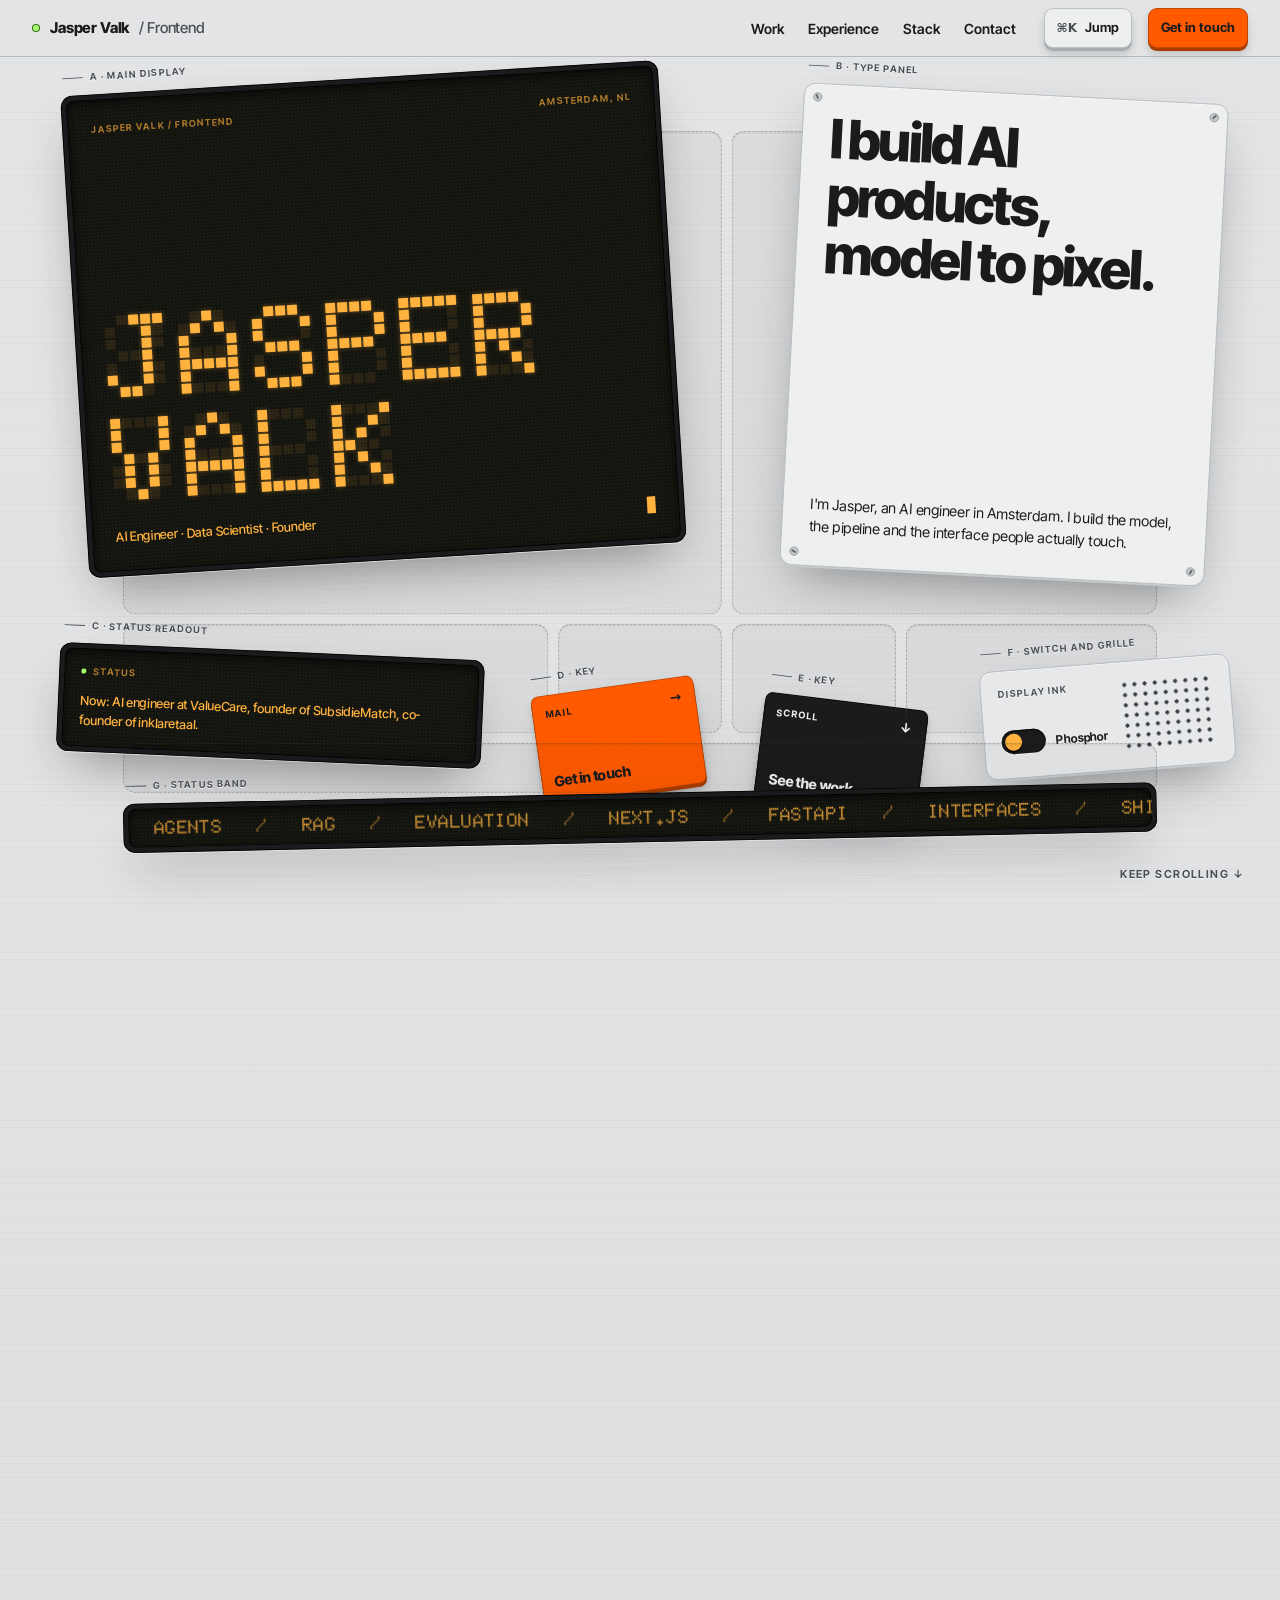
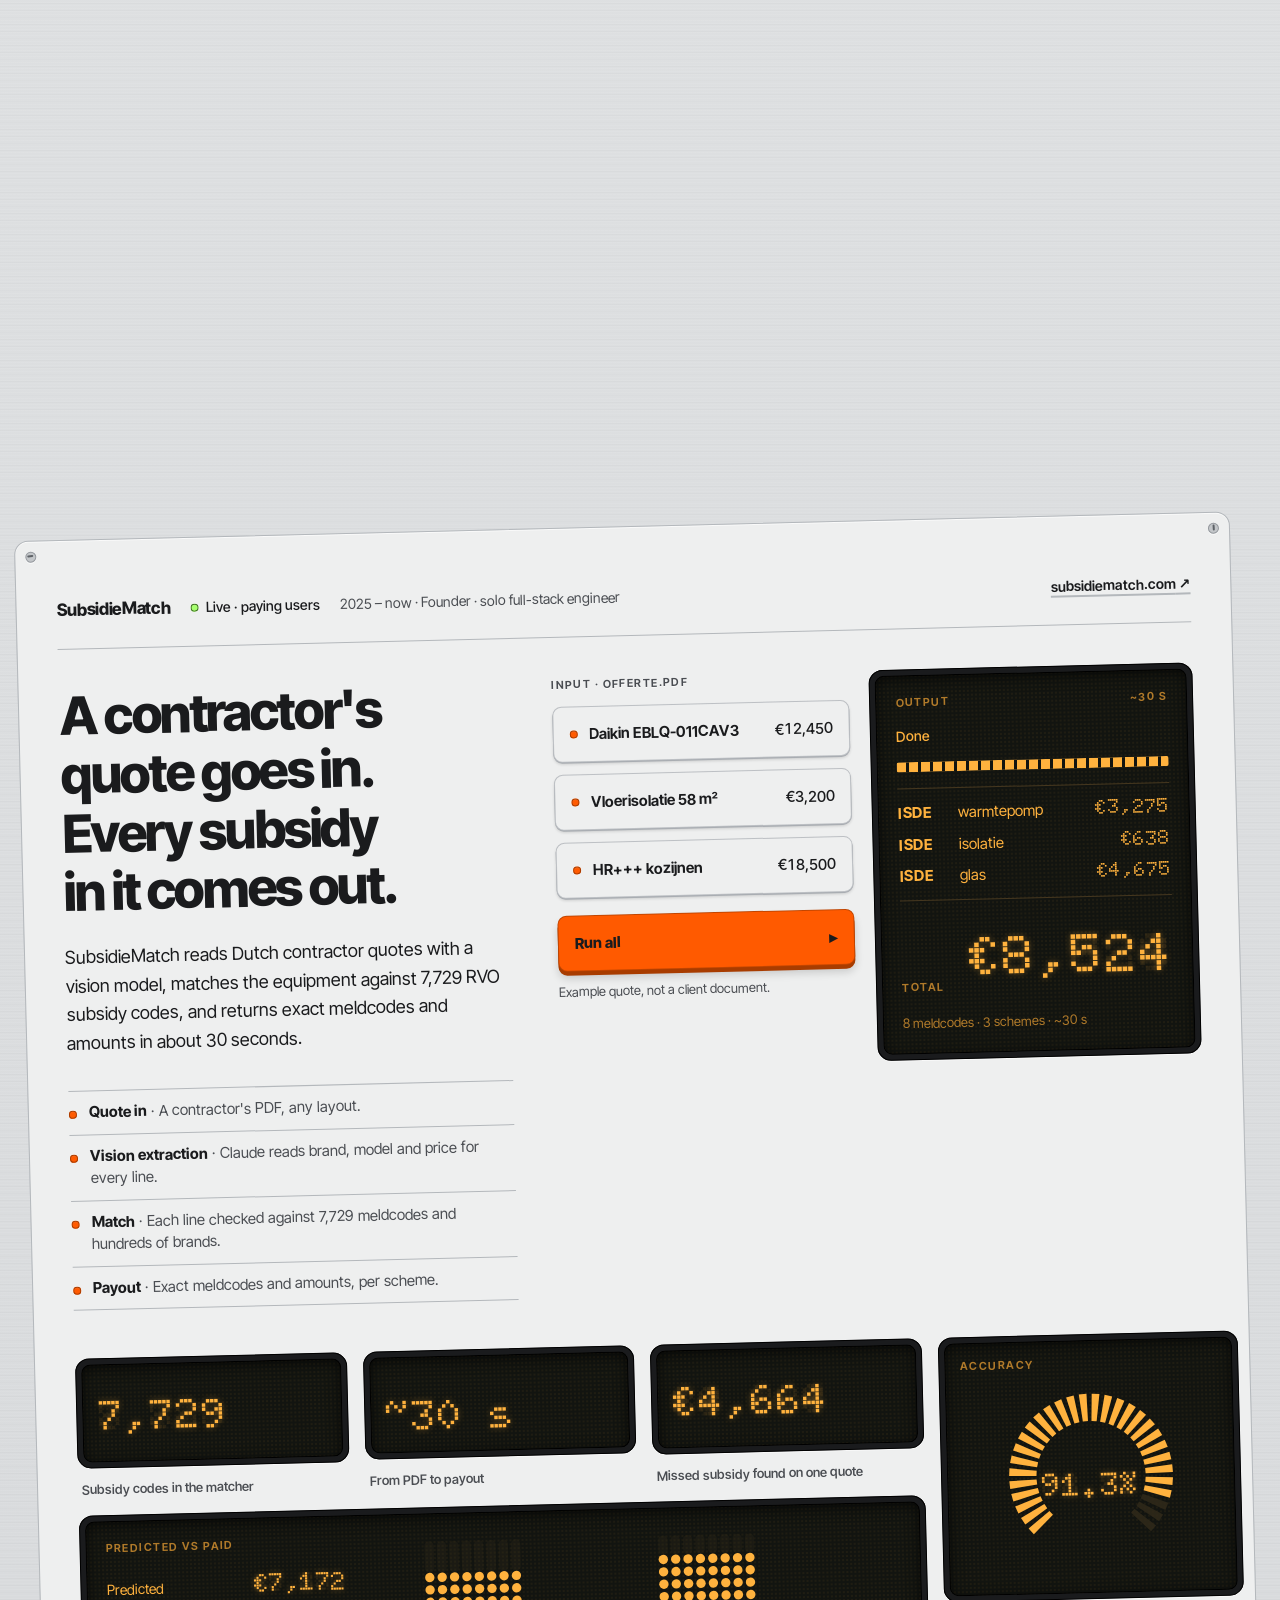
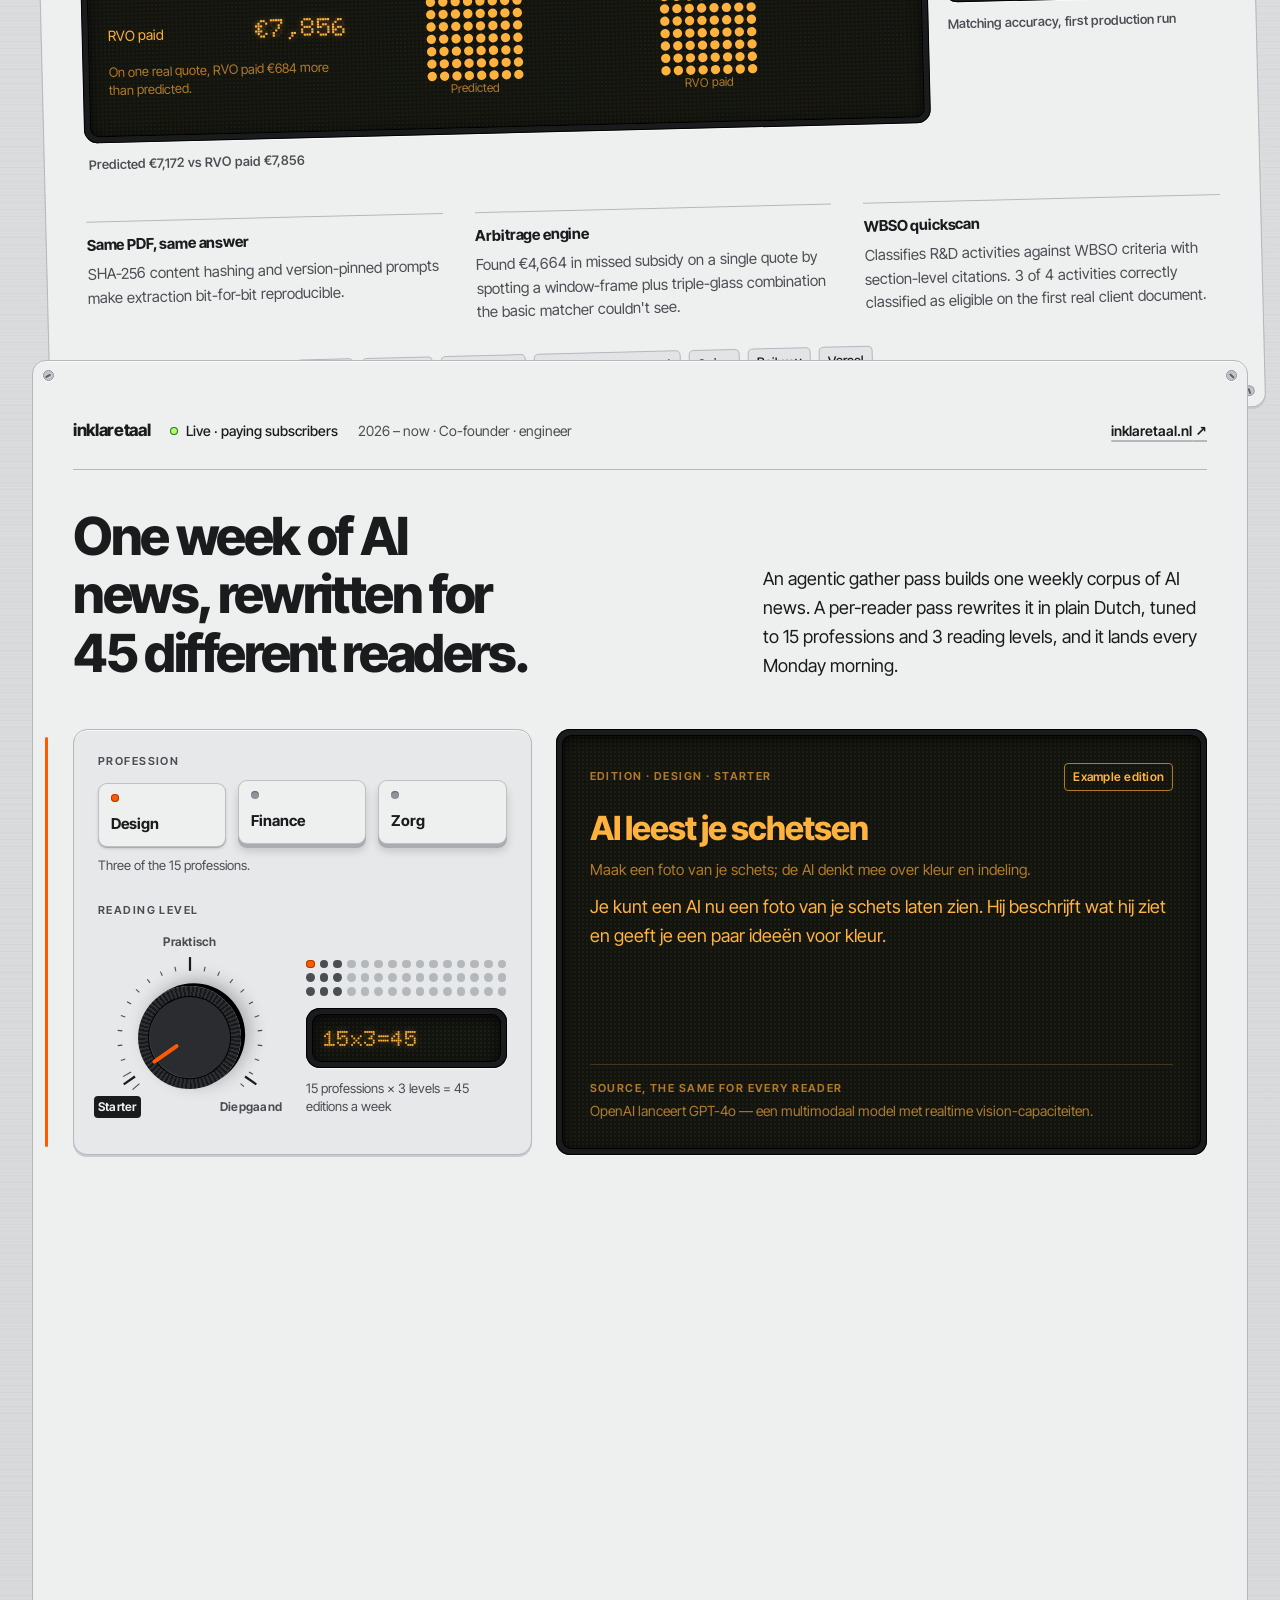
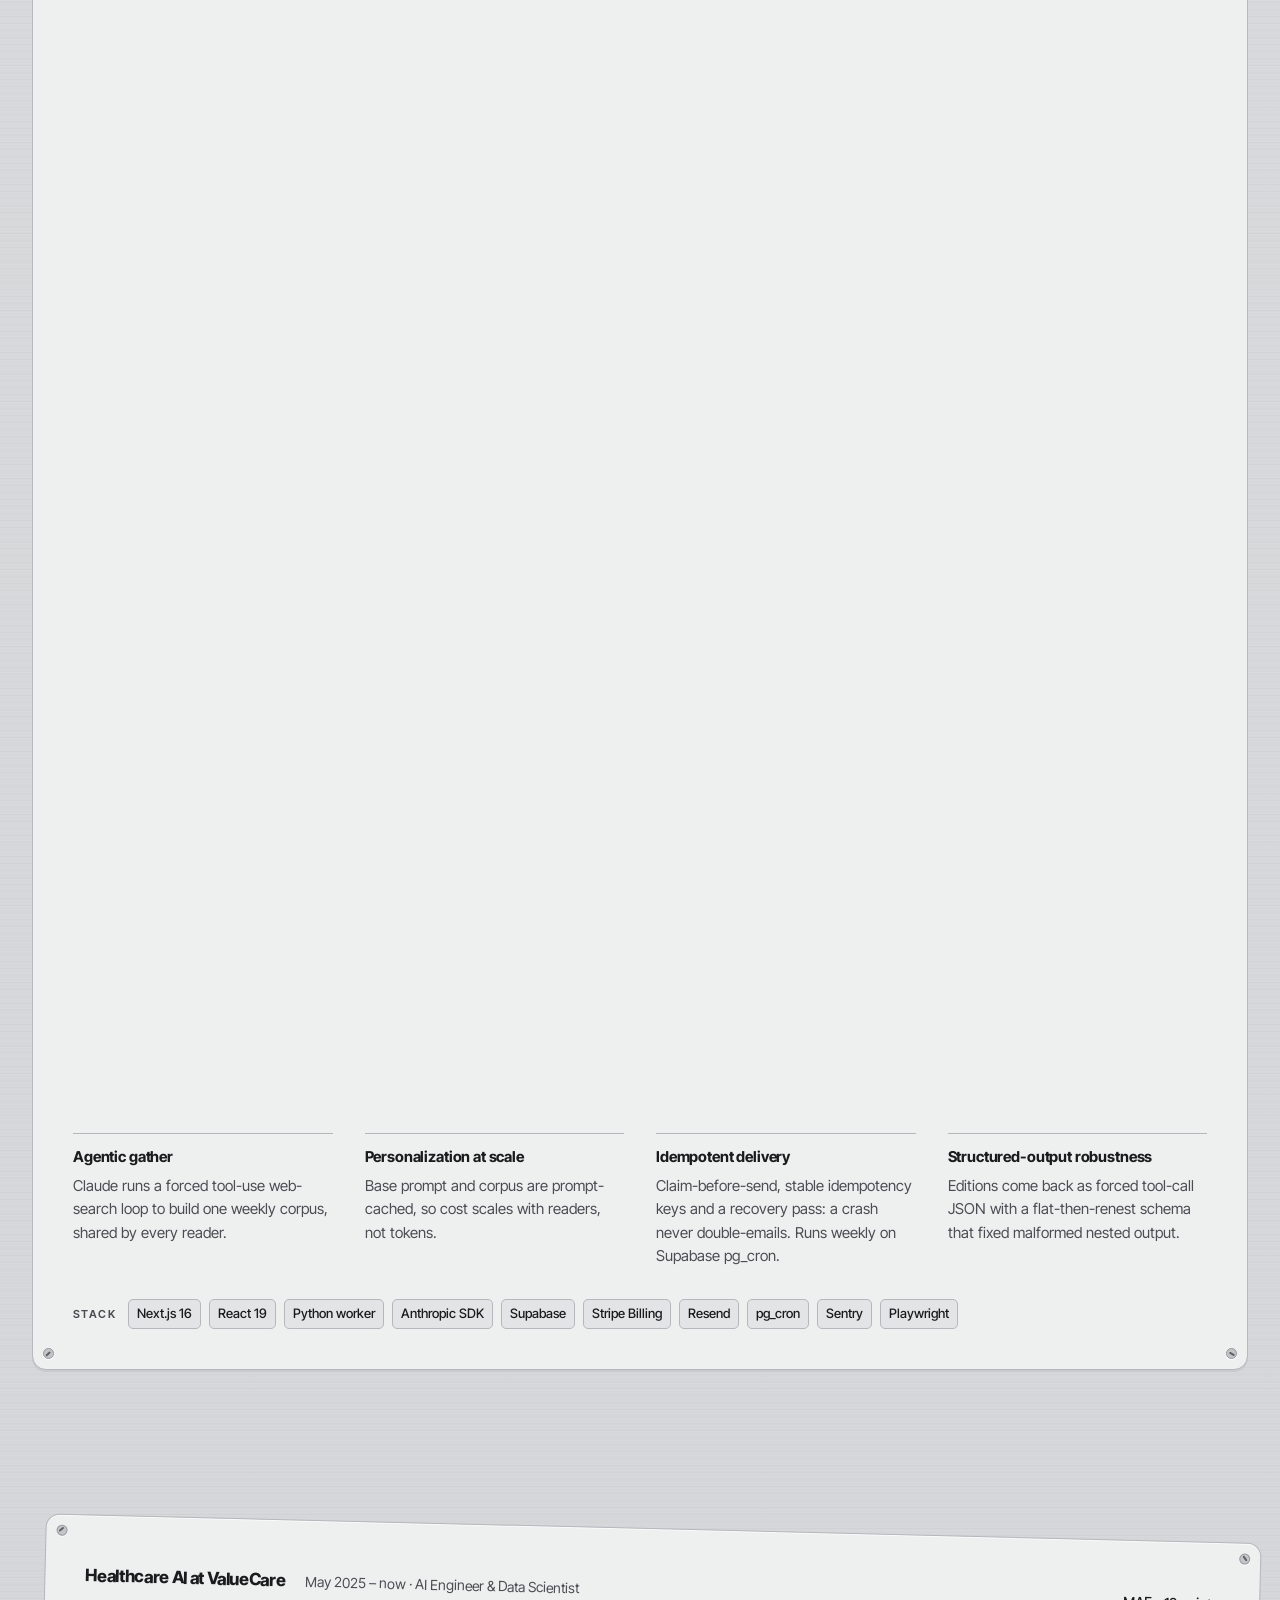
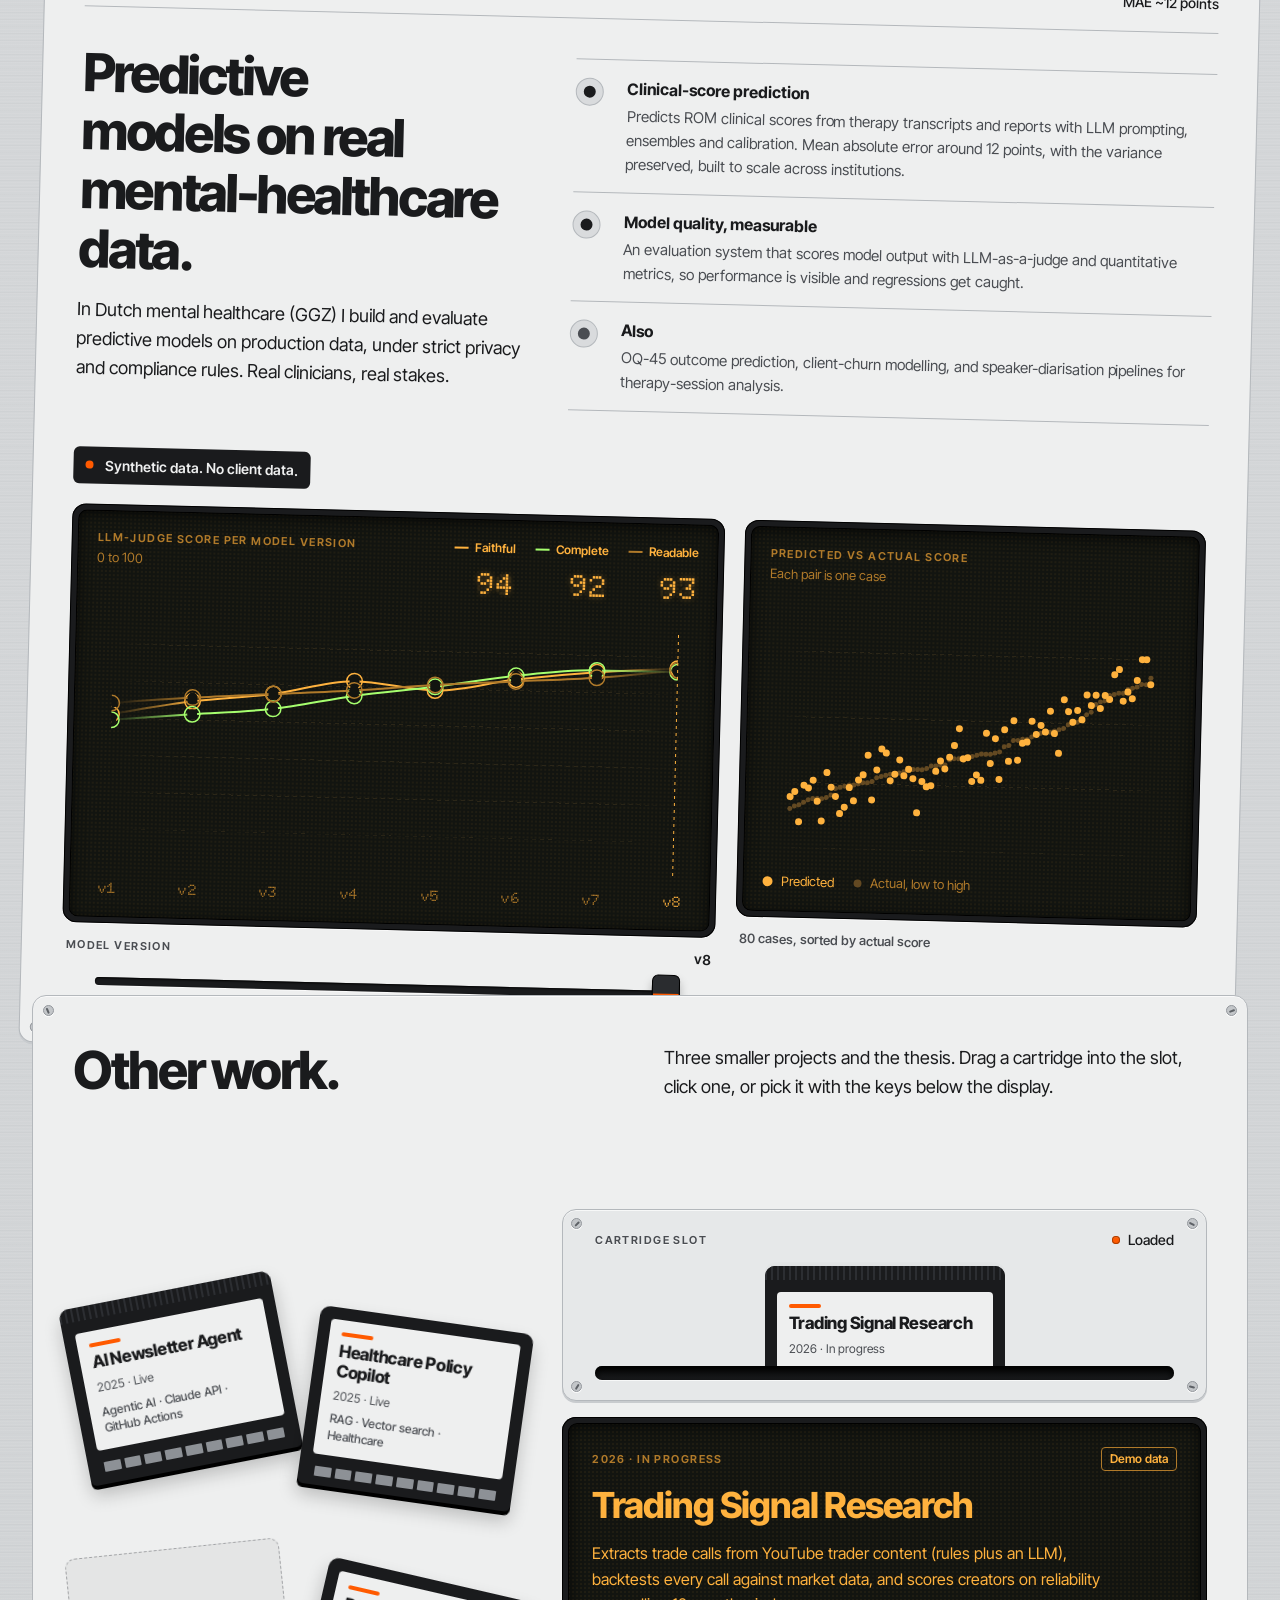
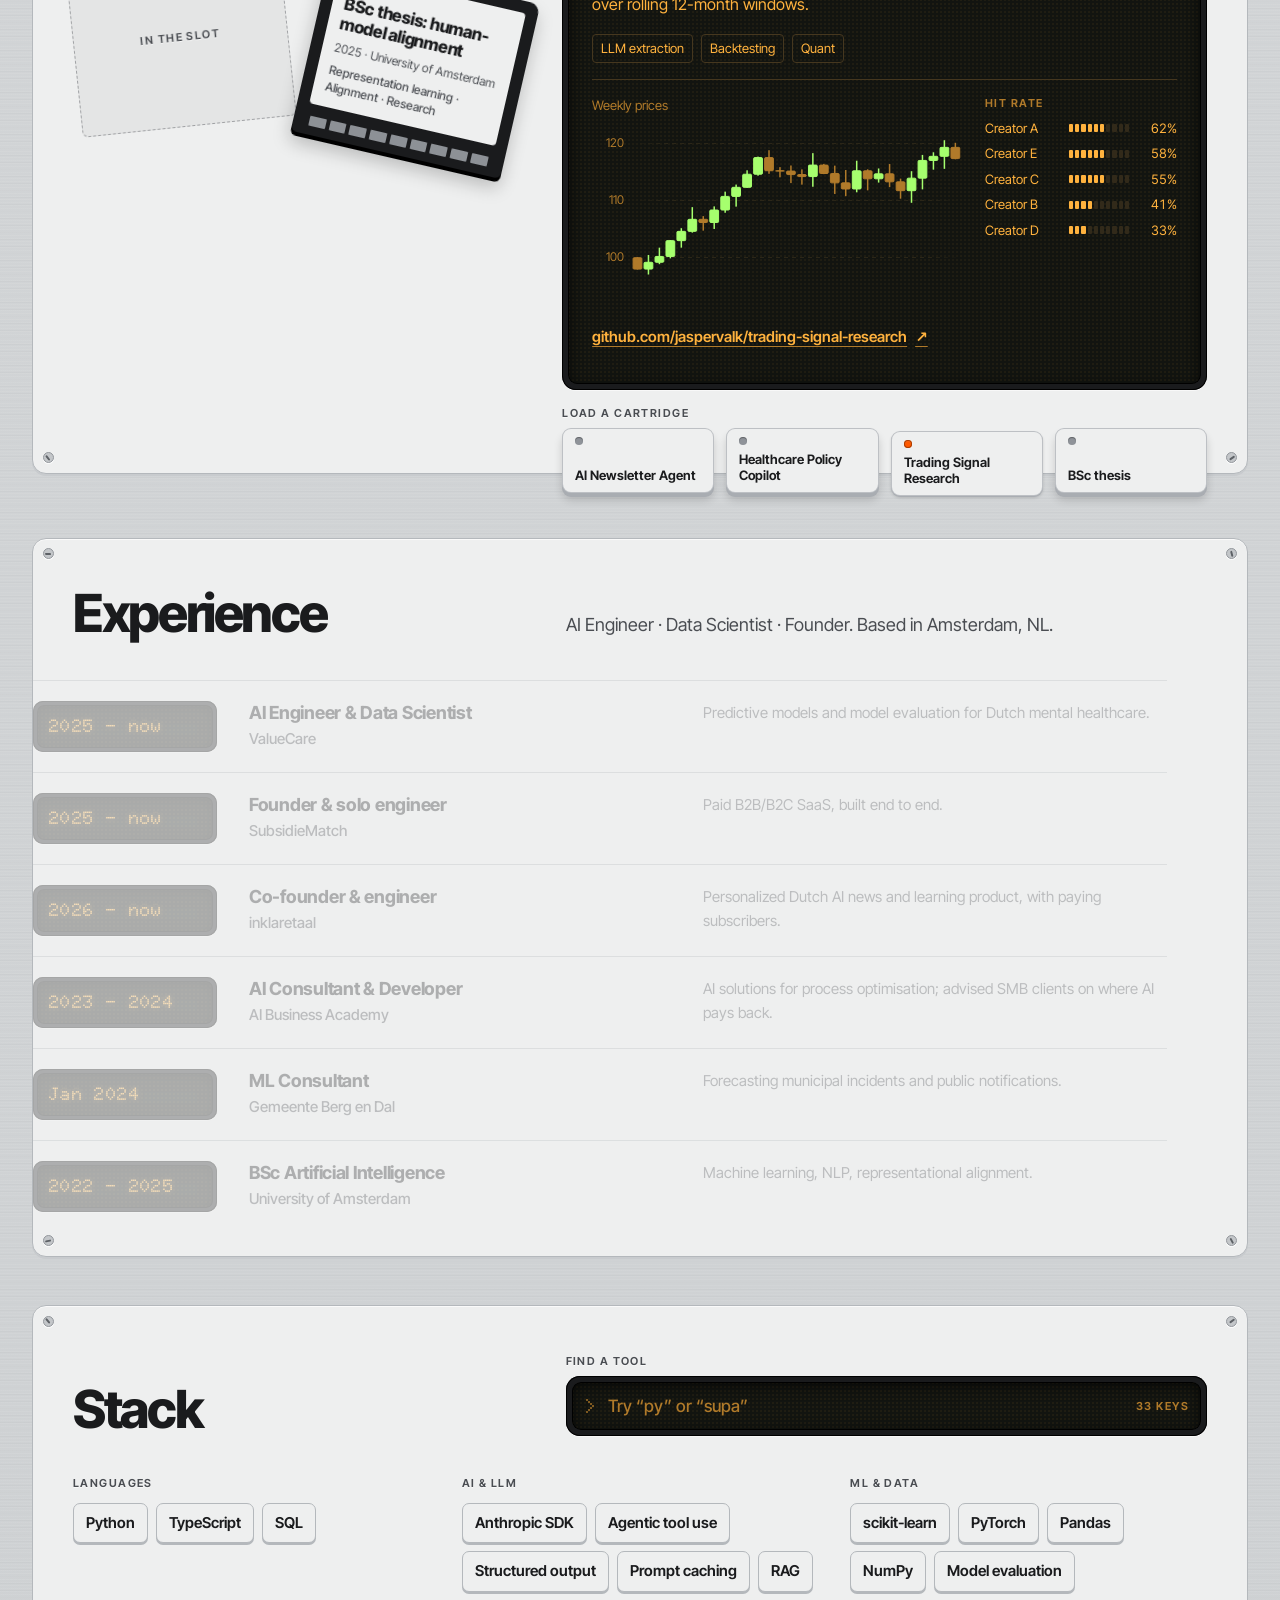
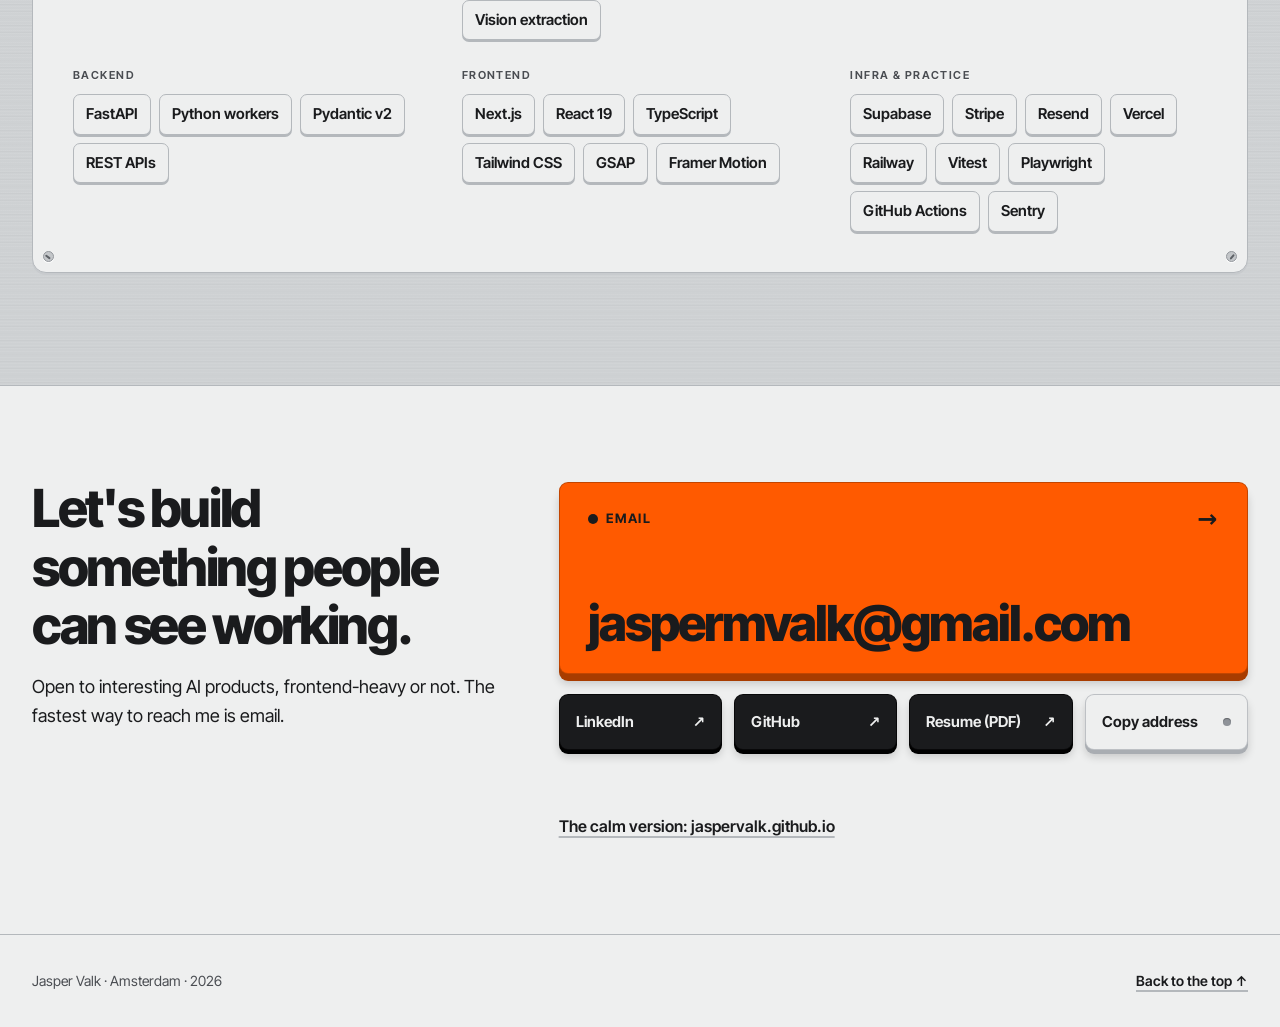
<file: versions/instrument/index.html>
<!doctype html>
<html lang="en" style="--versie-grond: #d9dbdd; background: #d9dbdd; color-scheme: light">
  <head>
    <meta charset="utf-8" />
    <meta name="viewport" content="width=device-width, initial-scale=1" />
    <title>Jasper Valk · Instrument</title>
    <meta name="description" content="Jasper Valk, AI engineer, data scientist and founder in Amsterdam. The same portfolio, built another way." />
    <meta property="og:title" content="Jasper Valk · Instrument" />
    <meta property="og:description" content="Jasper Valk, AI engineer, data scientist and founder in Amsterdam. The same portfolio, built another way." />
    <meta property="og:type" content="website" />
    <meta name="theme-color" content="#d9dbdd" />
    <link rel="icon" type="image/svg+xml" href="/icons/favicon-jv.svg" />
    <script type="module" crossorigin src="/versions/assets/instrument-BSgmL-5s.js"></script>
    <link rel="modulepreload" crossorigin href="/versions/assets/grid-CkX8DIiT.js">
    <link rel="modulepreload" crossorigin href="/versions/assets/tooltip-DwSMXd1Q.js">
    <link rel="modulepreload" crossorigin href="/versions/assets/ScrambleTextPlugin-uhhzmQ04.js">
    <link rel="modulepreload" crossorigin href="/versions/assets/scatter-chart-BtYv3lrA.js">
    <link rel="stylesheet" crossorigin href="/versions/assets/grid-BFvLZTWV.css">
    <link rel="stylesheet" crossorigin href="/versions/assets/instrument-l5H9CvxE.css">
  </head>
  <body>
    <div id="root"></div>
  </body>
</html>
</file>
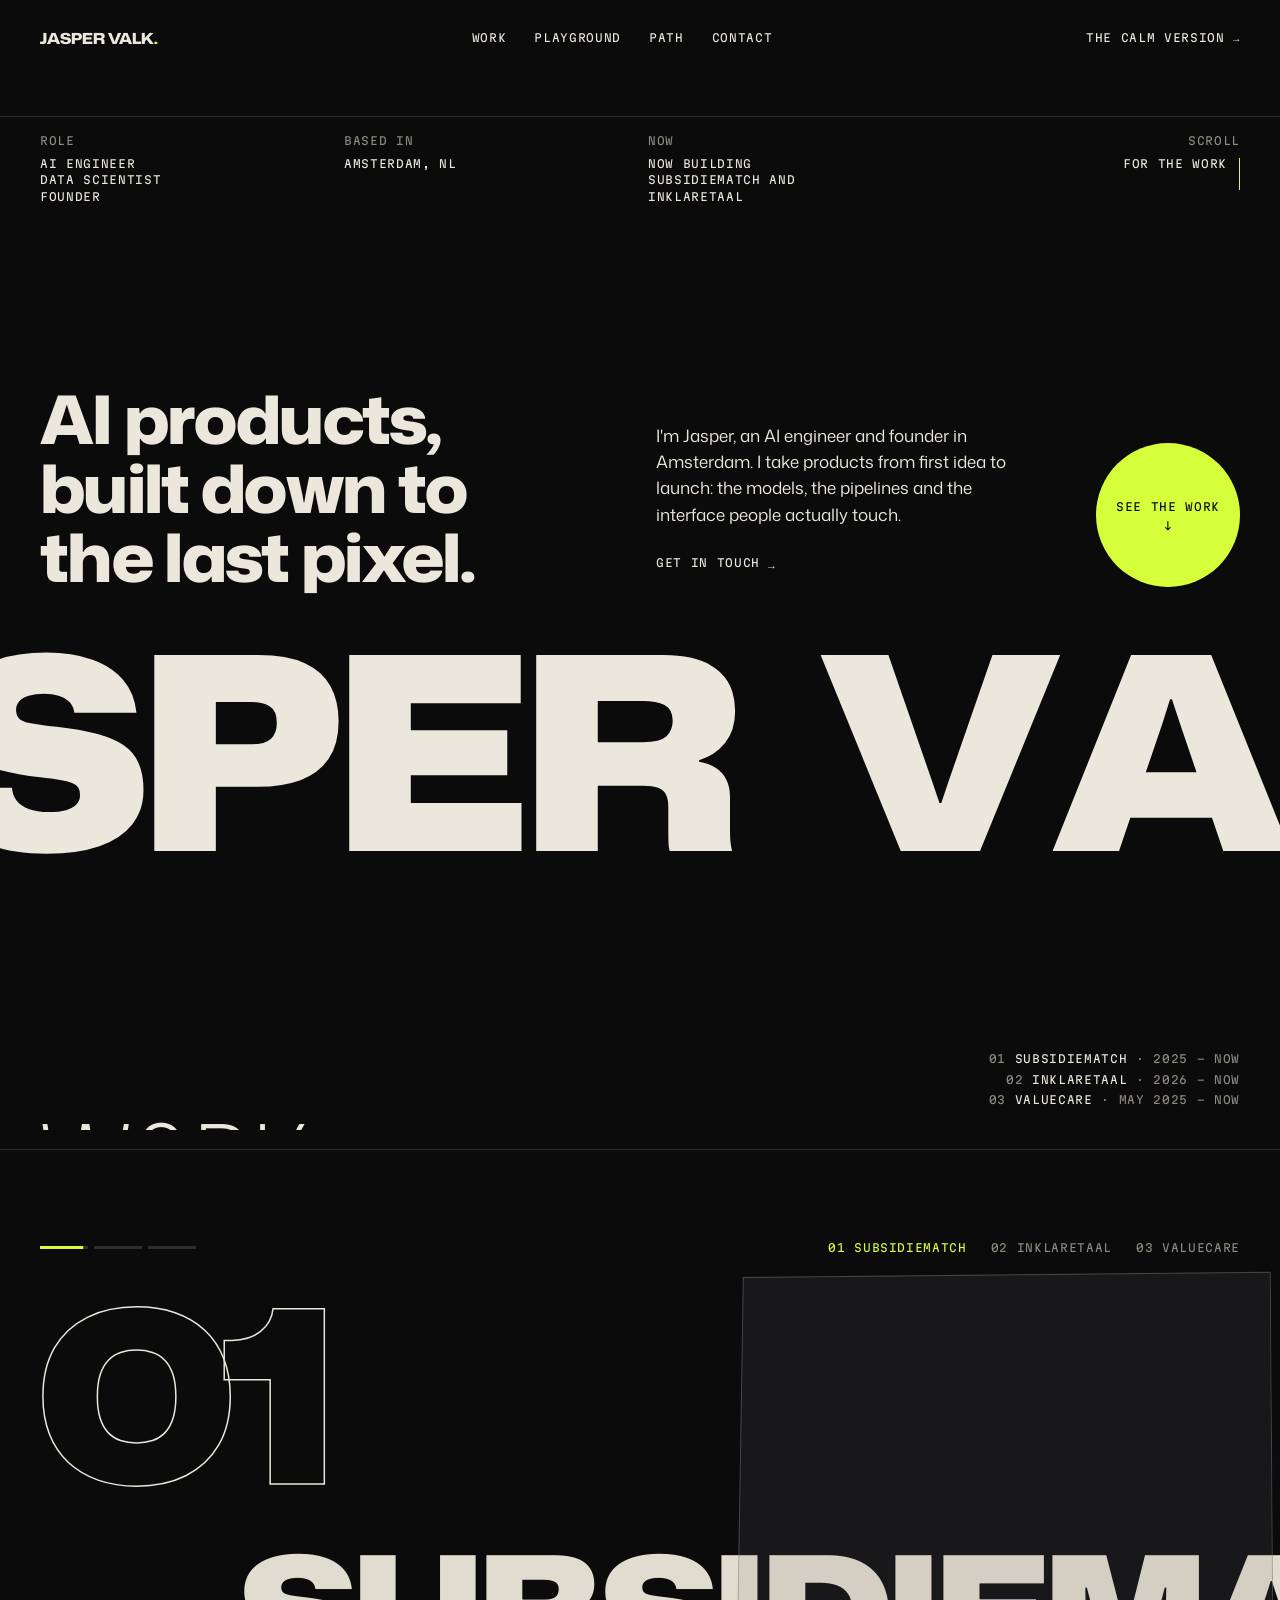
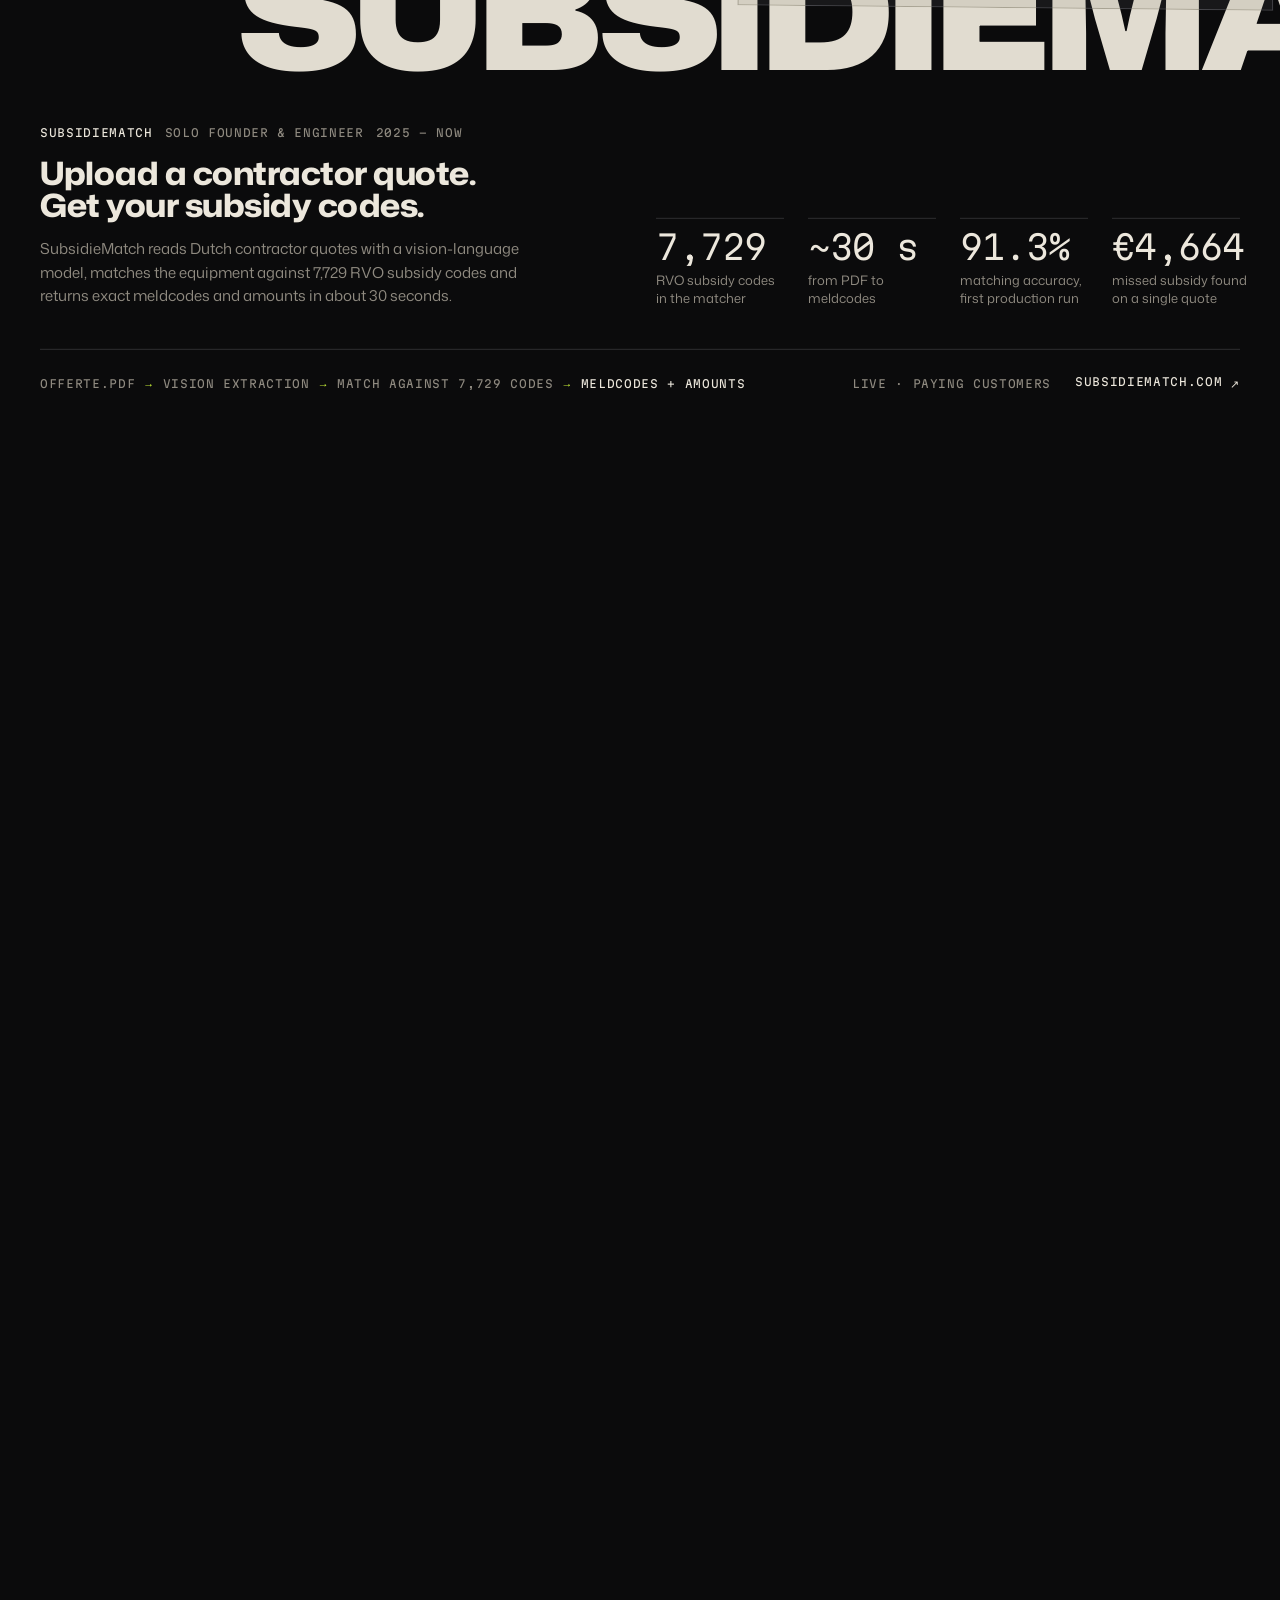
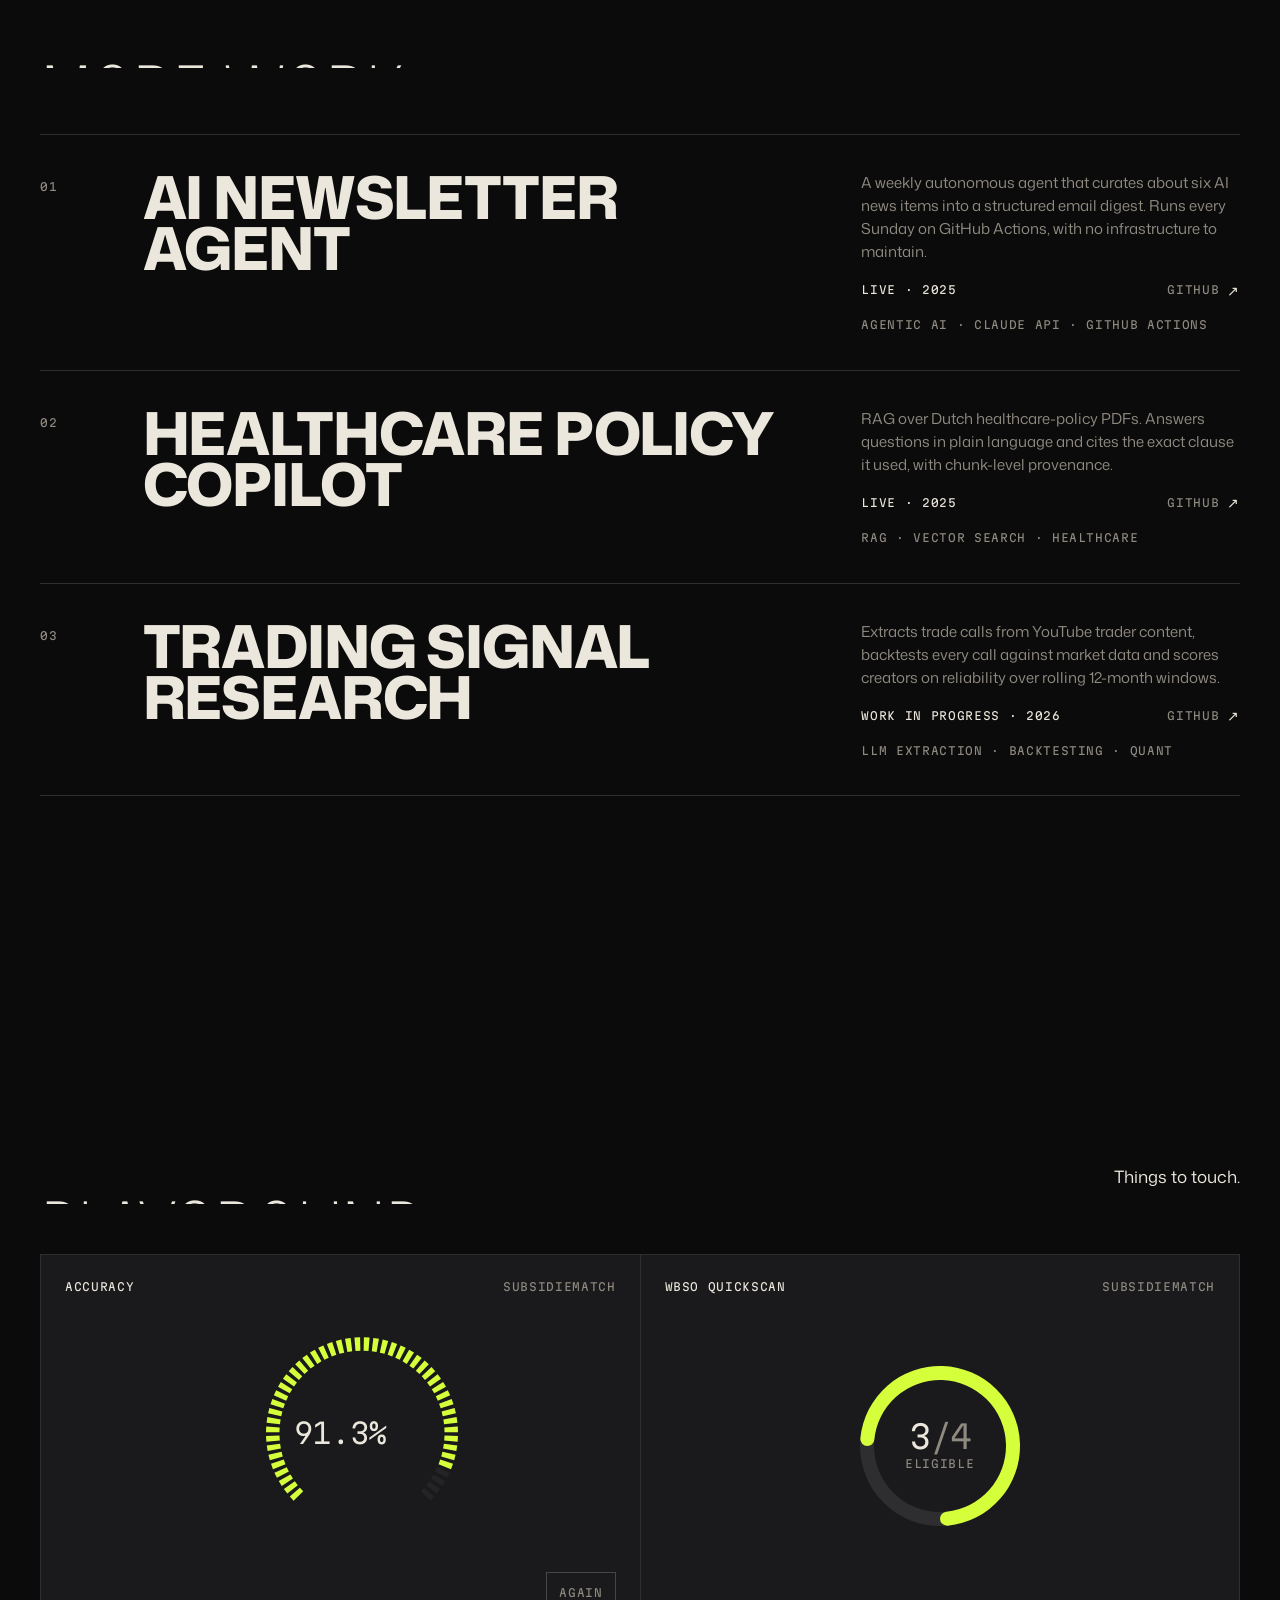
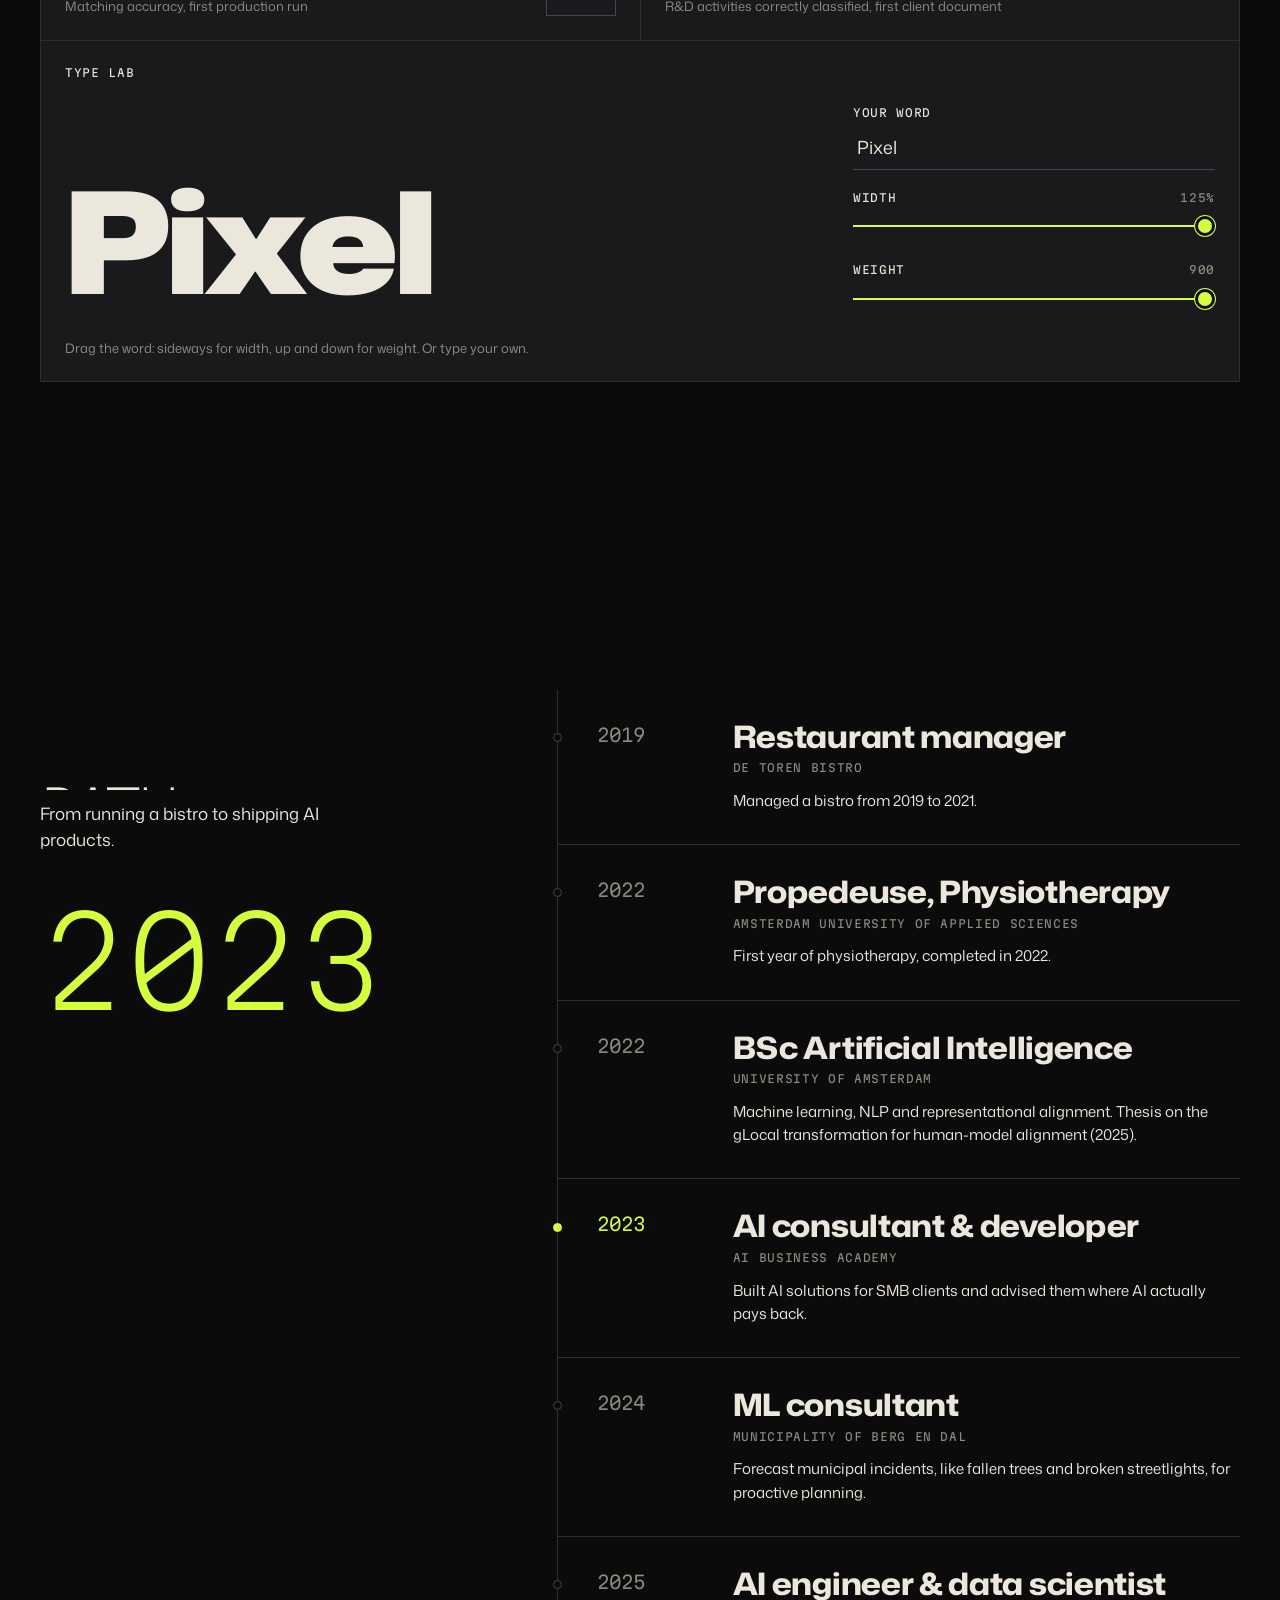
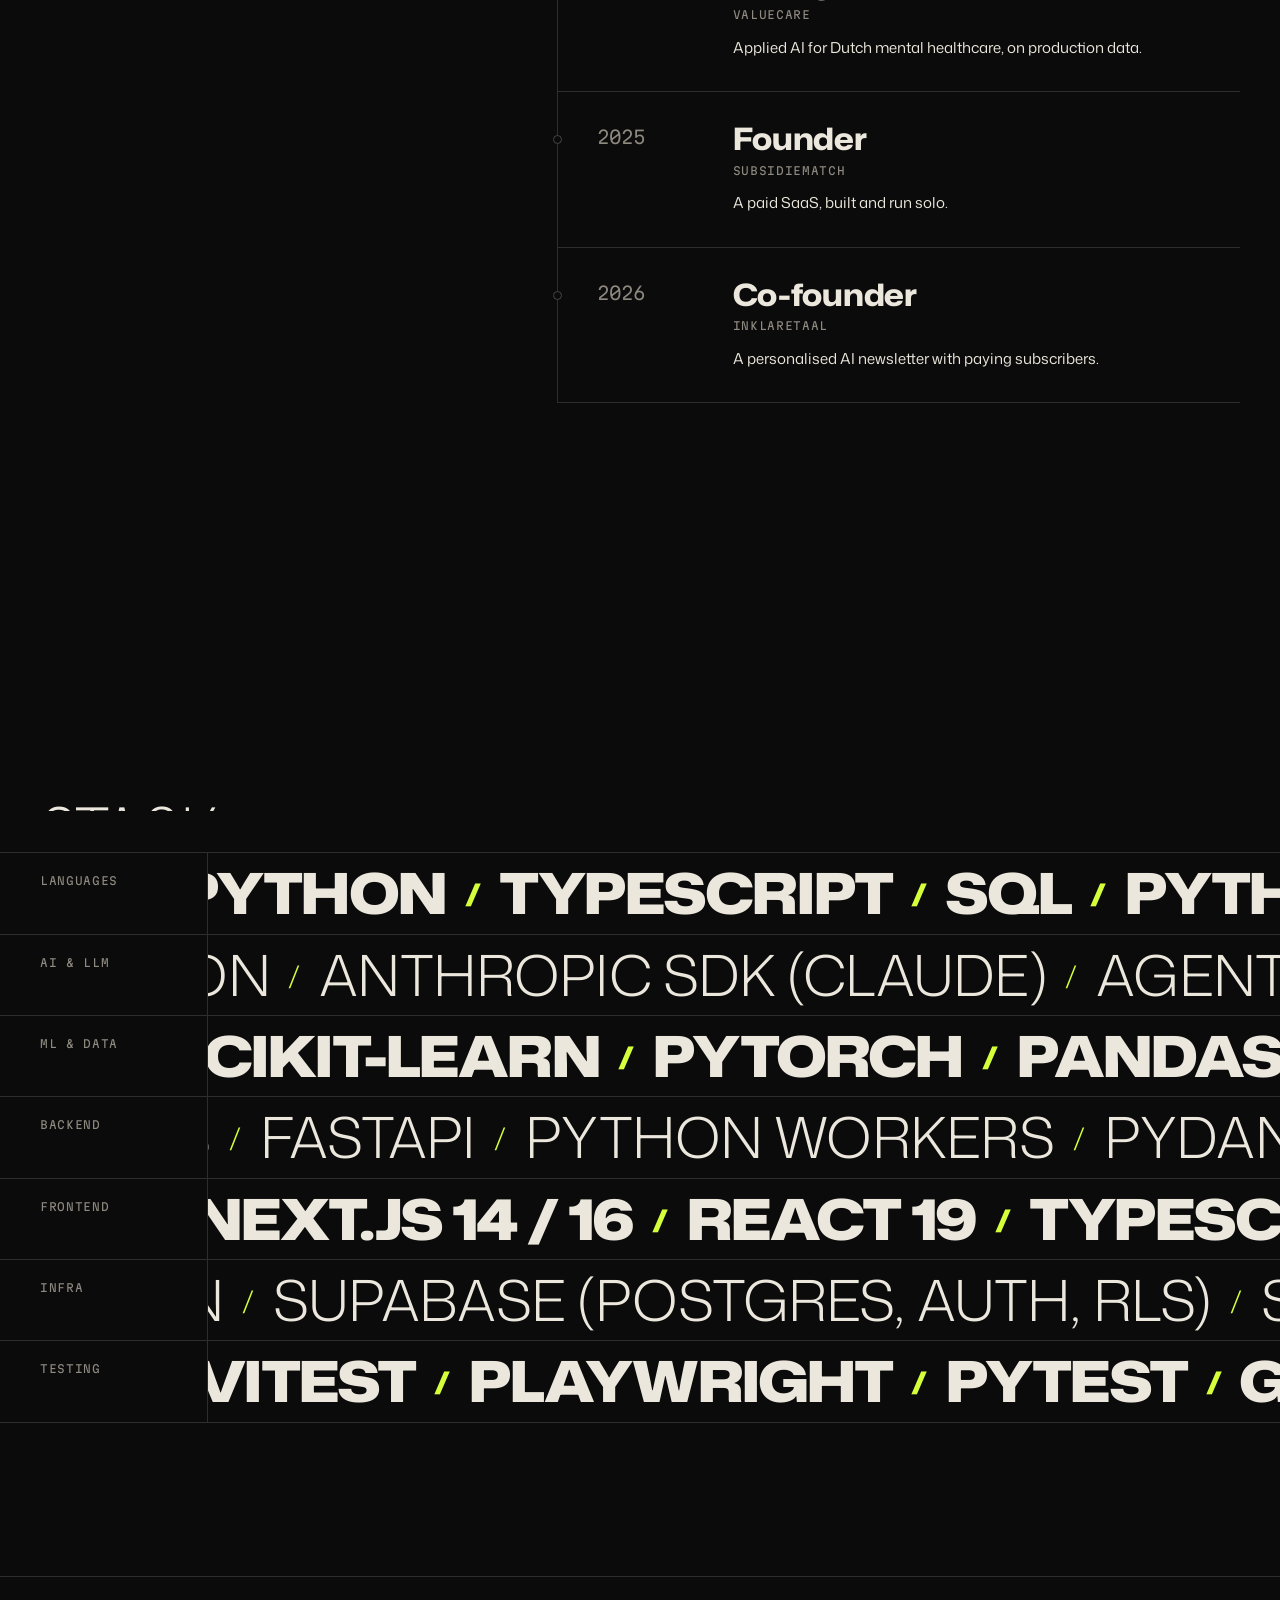
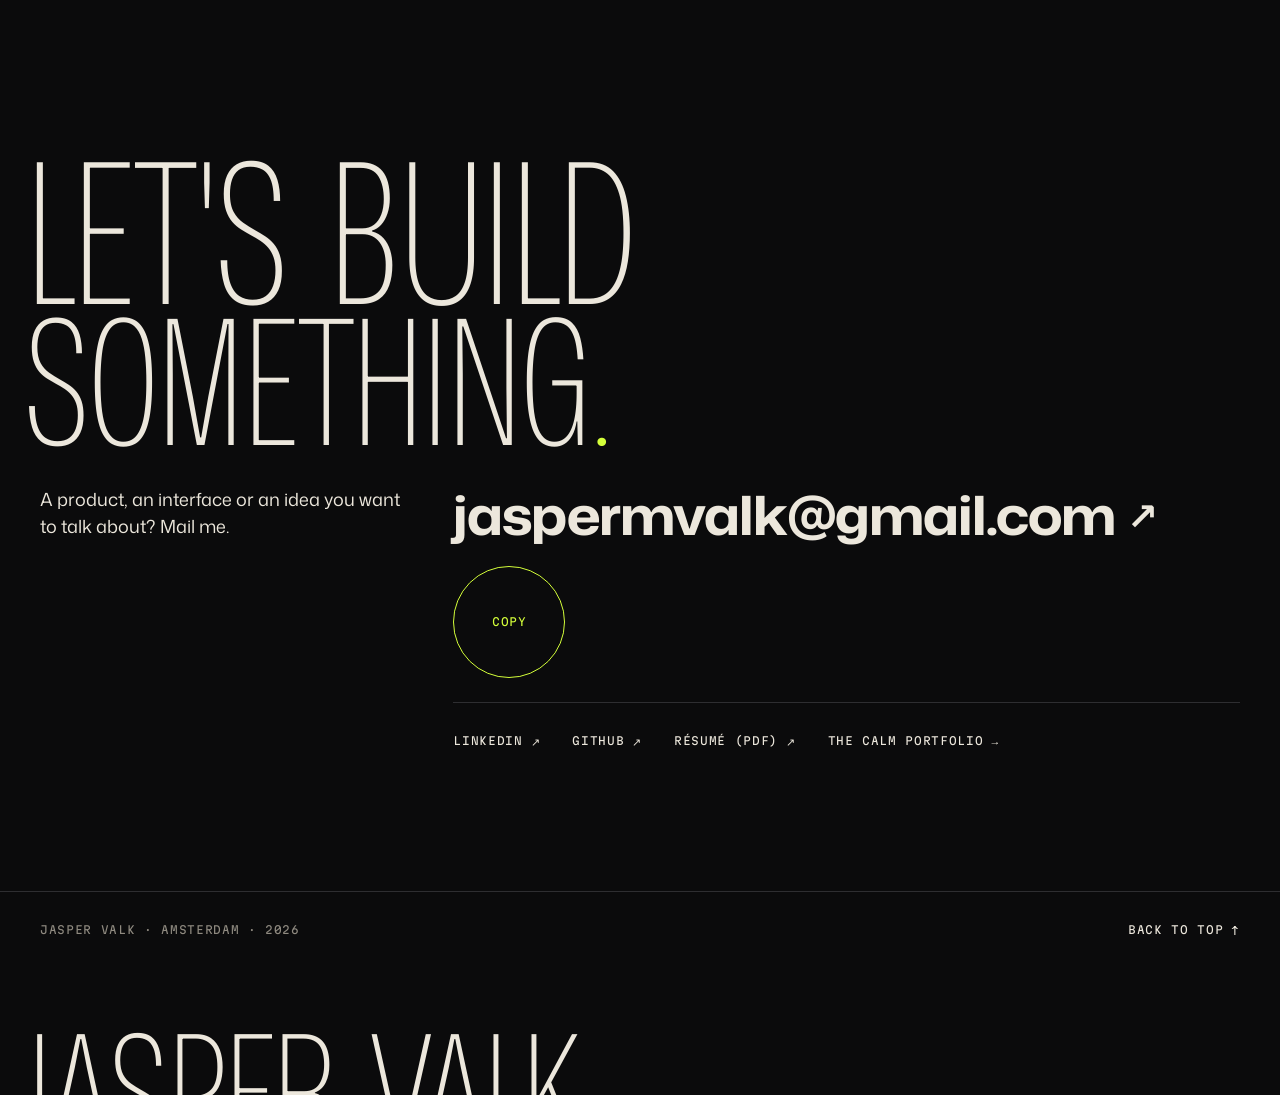
<file: versions/monument/index.html>
<!doctype html>
<html lang="en" style="--versie-grond: #0b0b0c; background: #0b0b0c; color-scheme: dark">
  <head>
    <meta charset="utf-8" />
    <meta name="viewport" content="width=device-width, initial-scale=1" />
    <title>Jasper Valk · Monument</title>
    <meta name="description" content="Jasper Valk, AI engineer, data scientist and founder in Amsterdam. The same portfolio, built another way." />
    <meta property="og:title" content="Jasper Valk · Monument" />
    <meta property="og:description" content="Jasper Valk, AI engineer, data scientist and founder in Amsterdam. The same portfolio, built another way." />
    <meta property="og:type" content="website" />
    <meta name="theme-color" content="#0b0b0c" />
    <link rel="icon" type="image/svg+xml" href="/icons/favicon-jv.svg" />
    <script type="module" crossorigin src="/versions/assets/monument-CV4EL1jv.js"></script>
    <link rel="modulepreload" crossorigin href="/versions/assets/grid-CkX8DIiT.js">
    <link rel="modulepreload" crossorigin href="/versions/assets/ring-chart-CfdK_1nu.js">
    <link rel="modulepreload" crossorigin href="/versions/assets/ScrambleTextPlugin-uhhzmQ04.js">
    <link rel="modulepreload" crossorigin href="/versions/assets/bar-B17ojhqz.js">
    <link rel="stylesheet" crossorigin href="/versions/assets/grid-BFvLZTWV.css">
    <link rel="stylesheet" crossorigin href="/versions/assets/monument-D2owD0Fa.css">
  </head>
  <body>
    <div id="root"></div>
  </body>
</html>
</file>
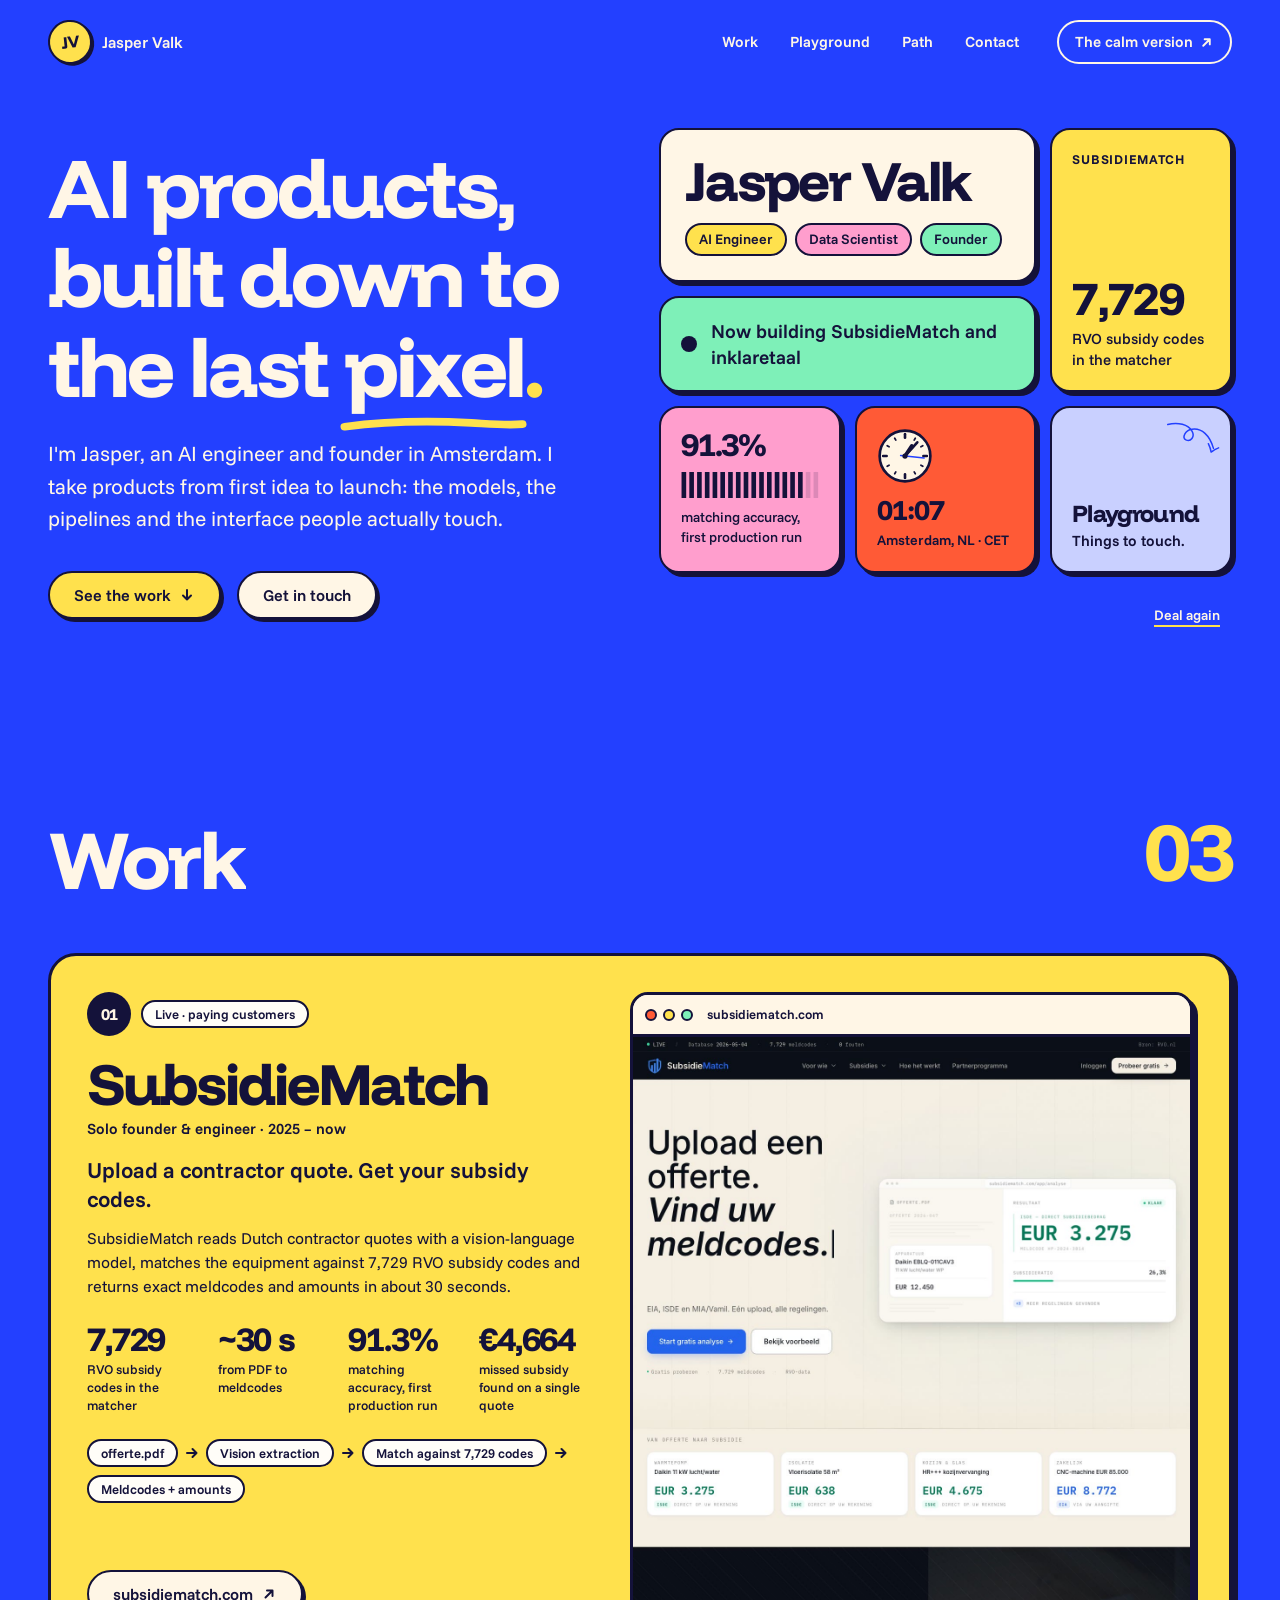
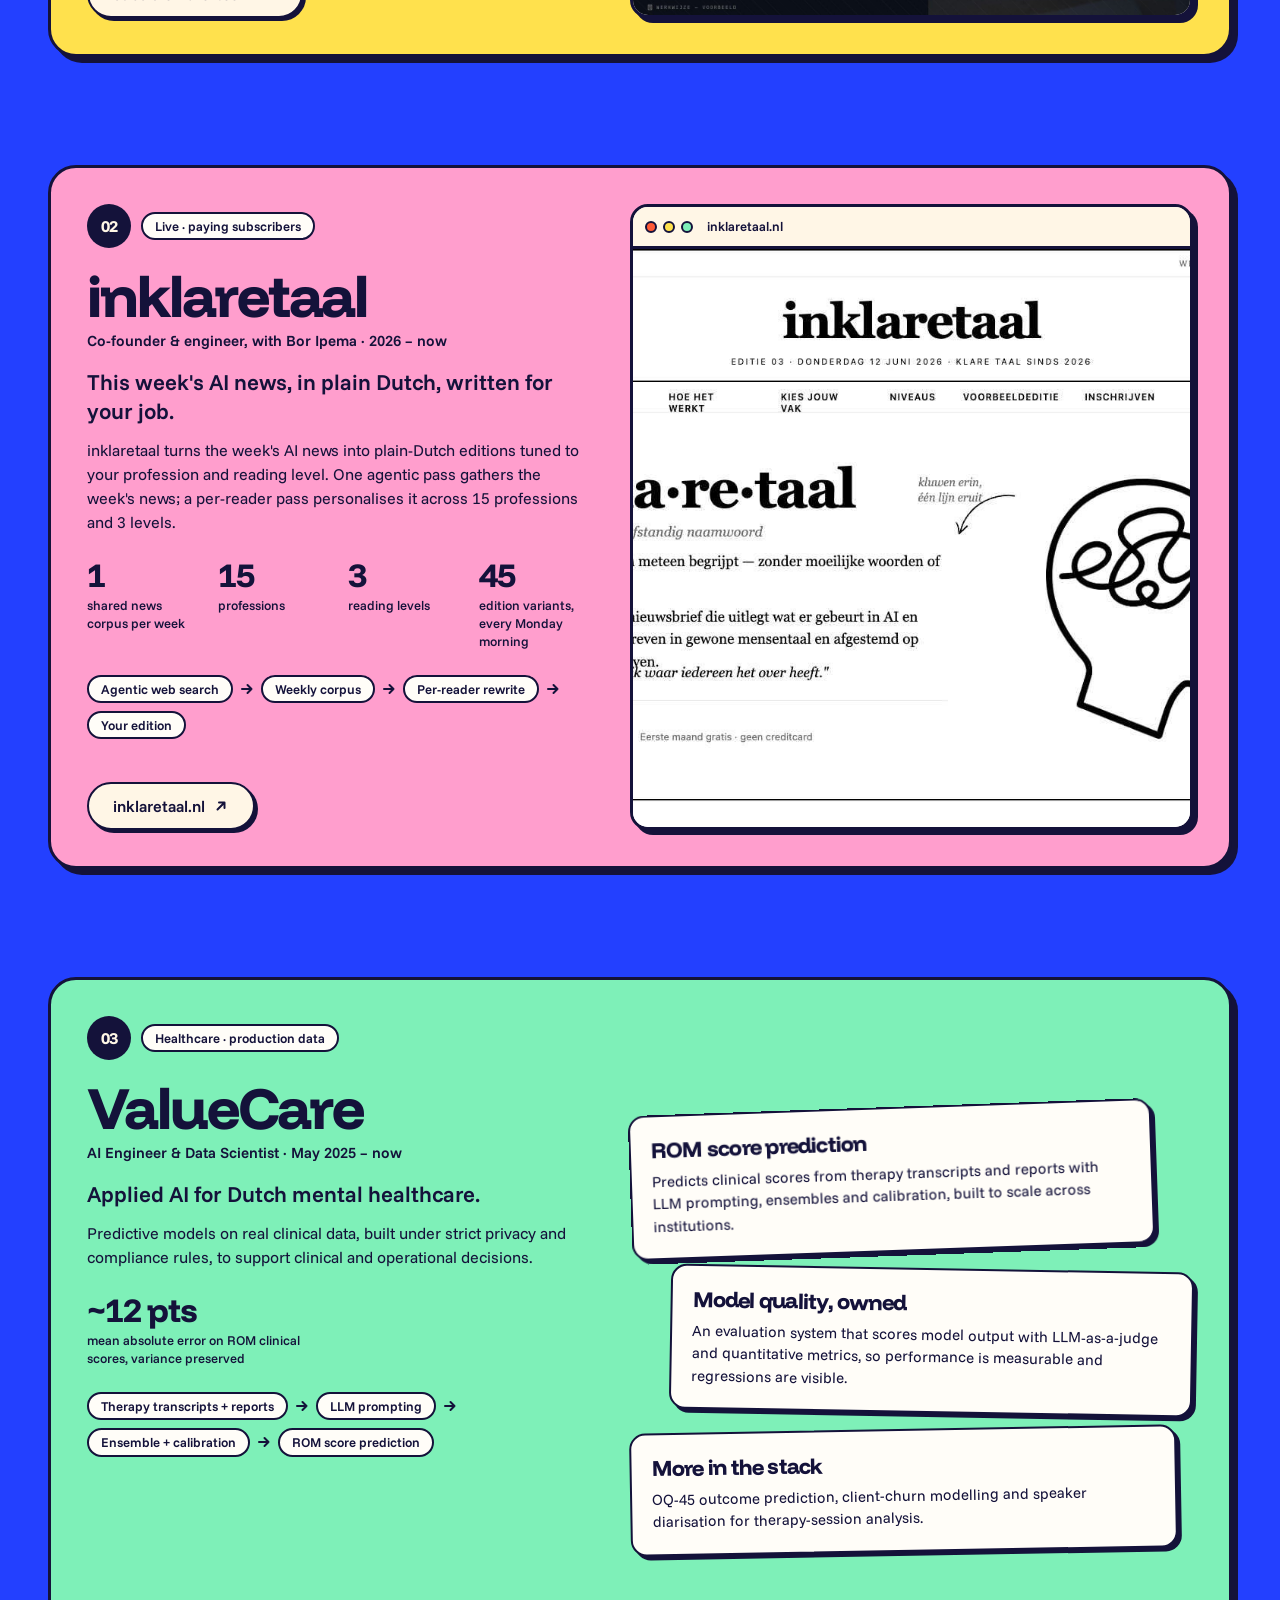
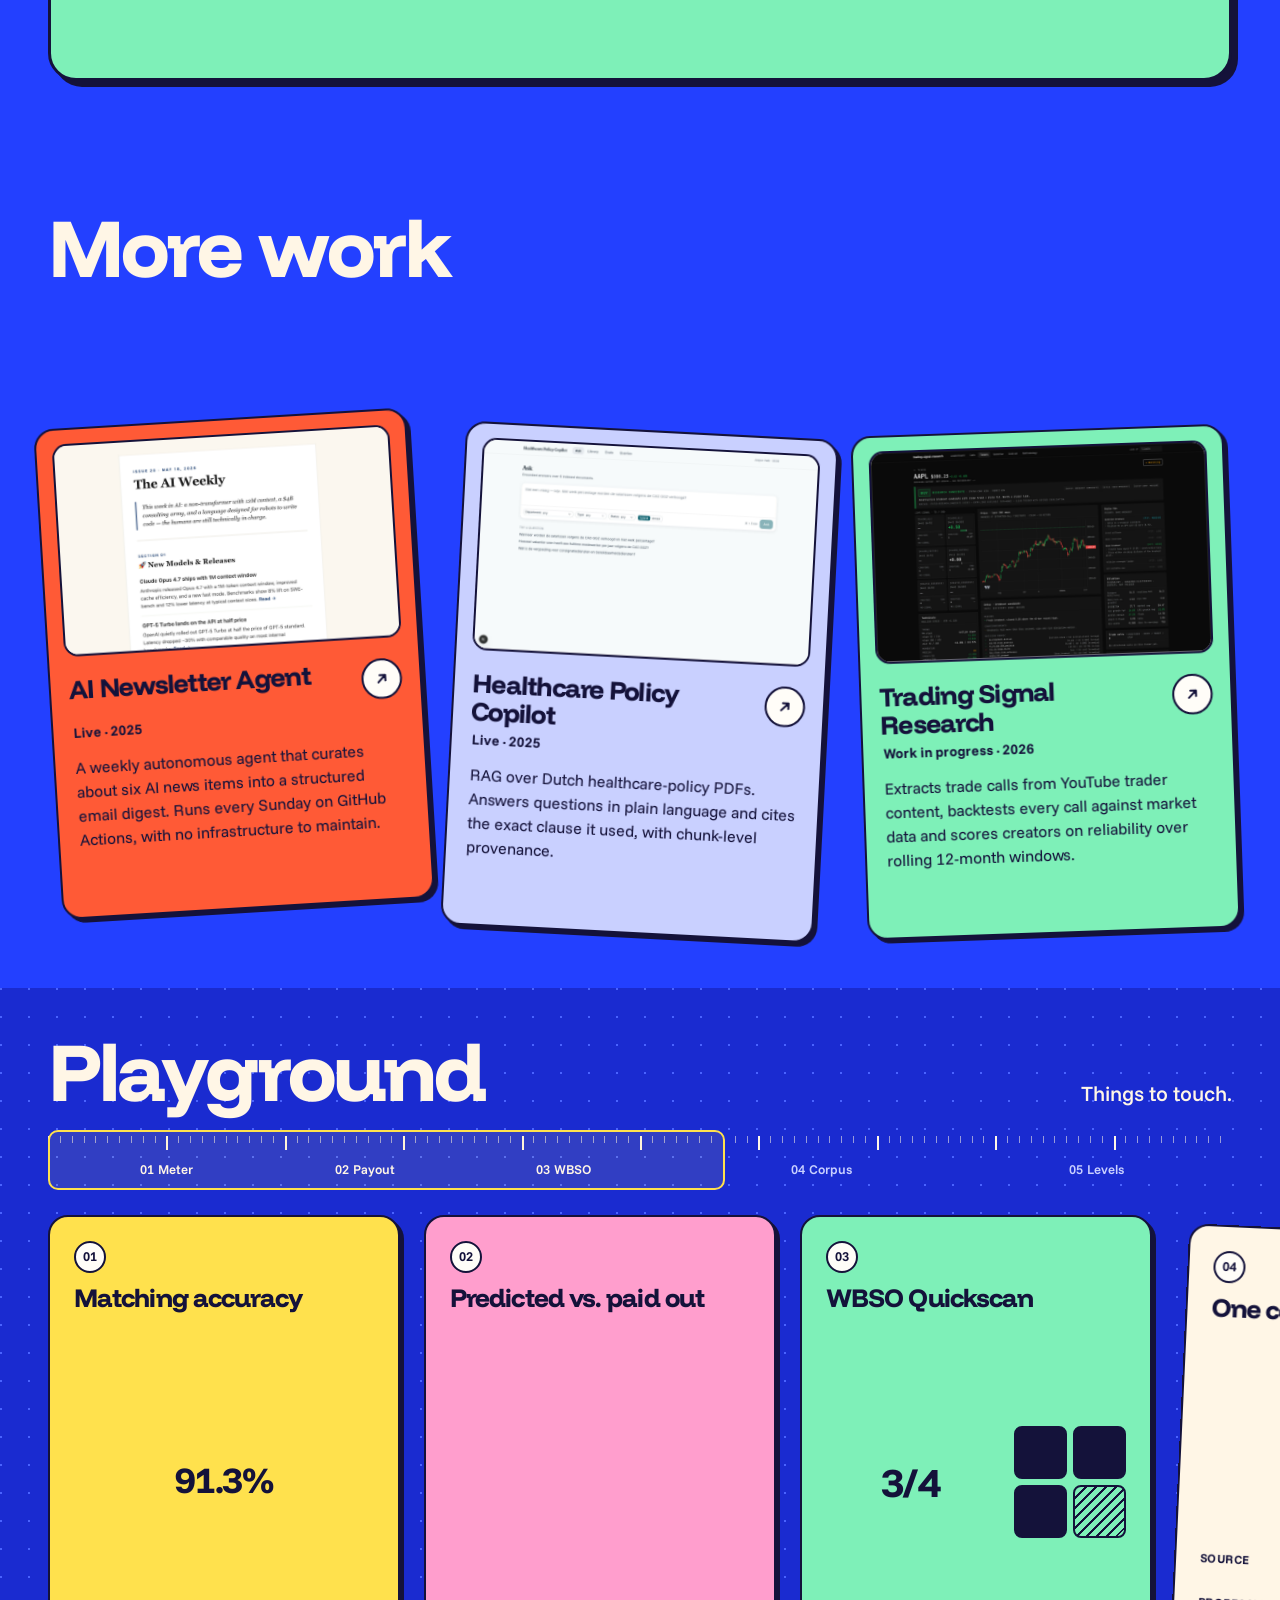
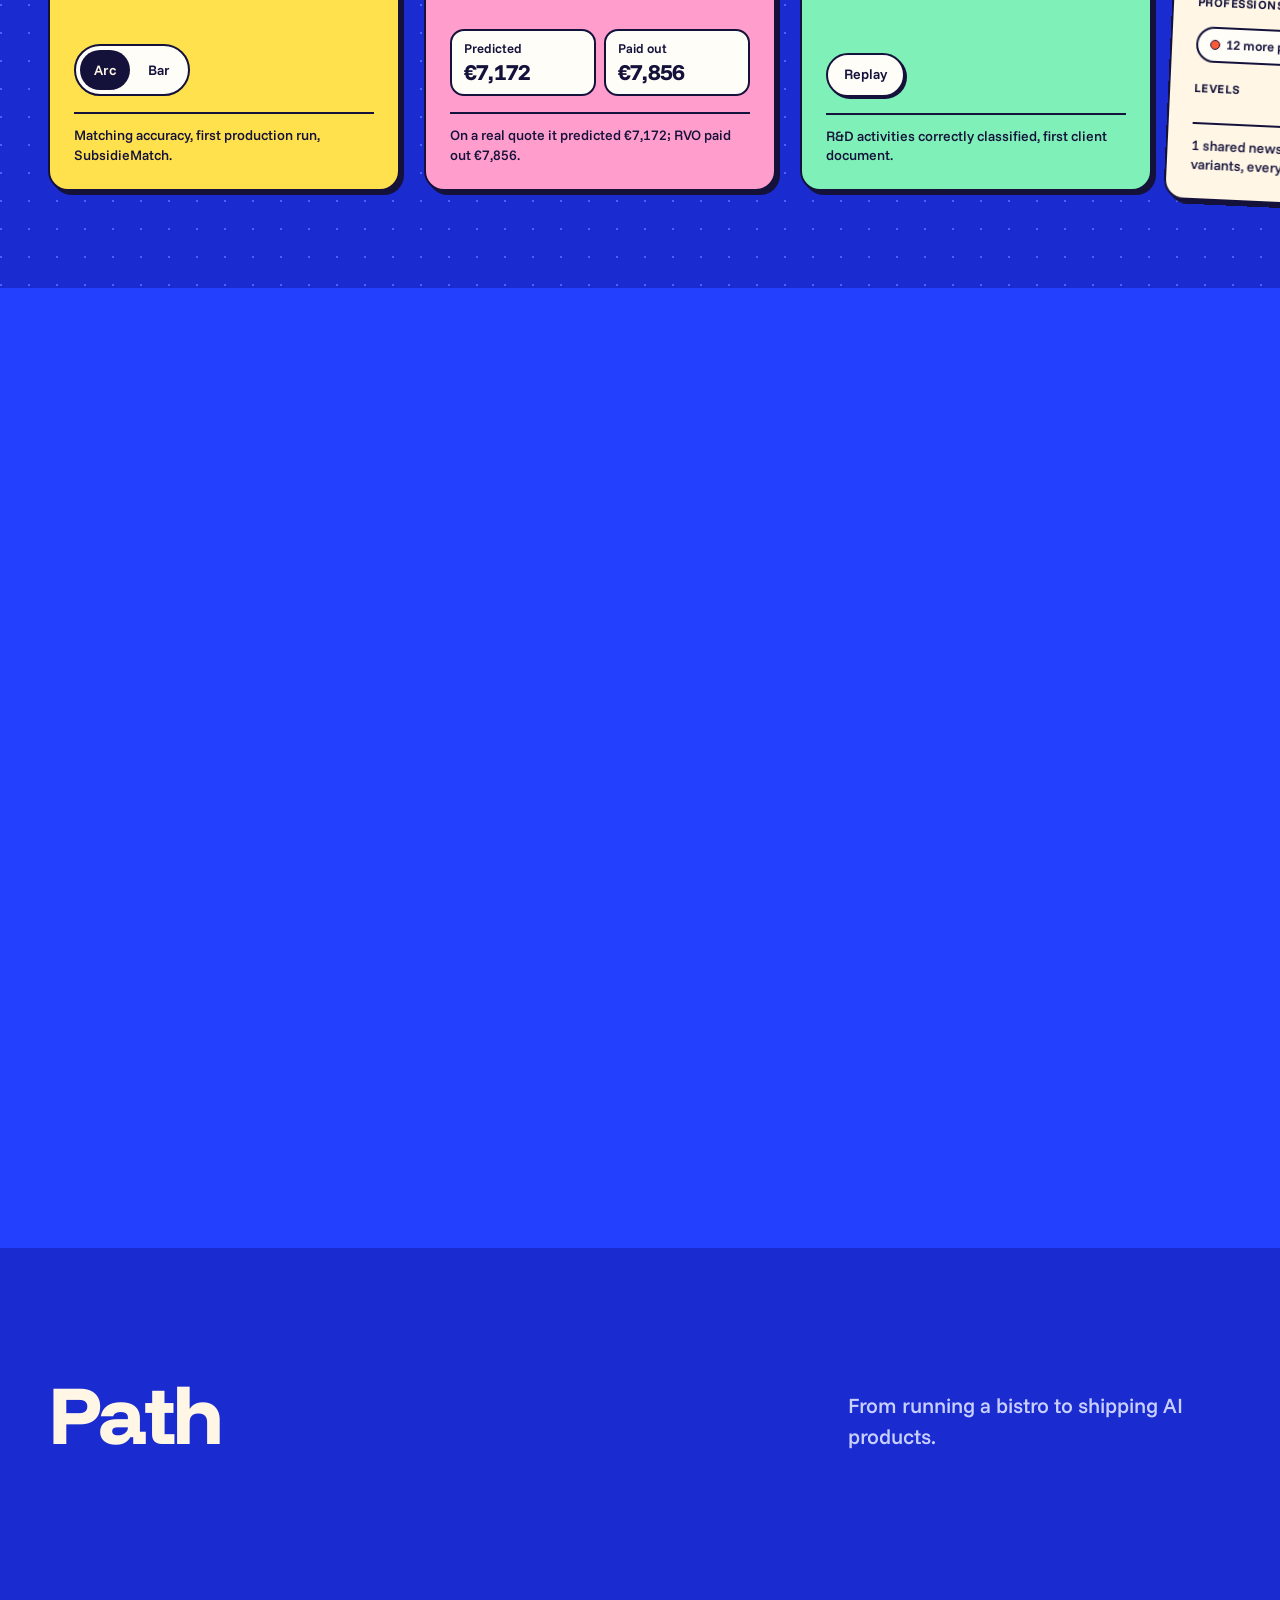
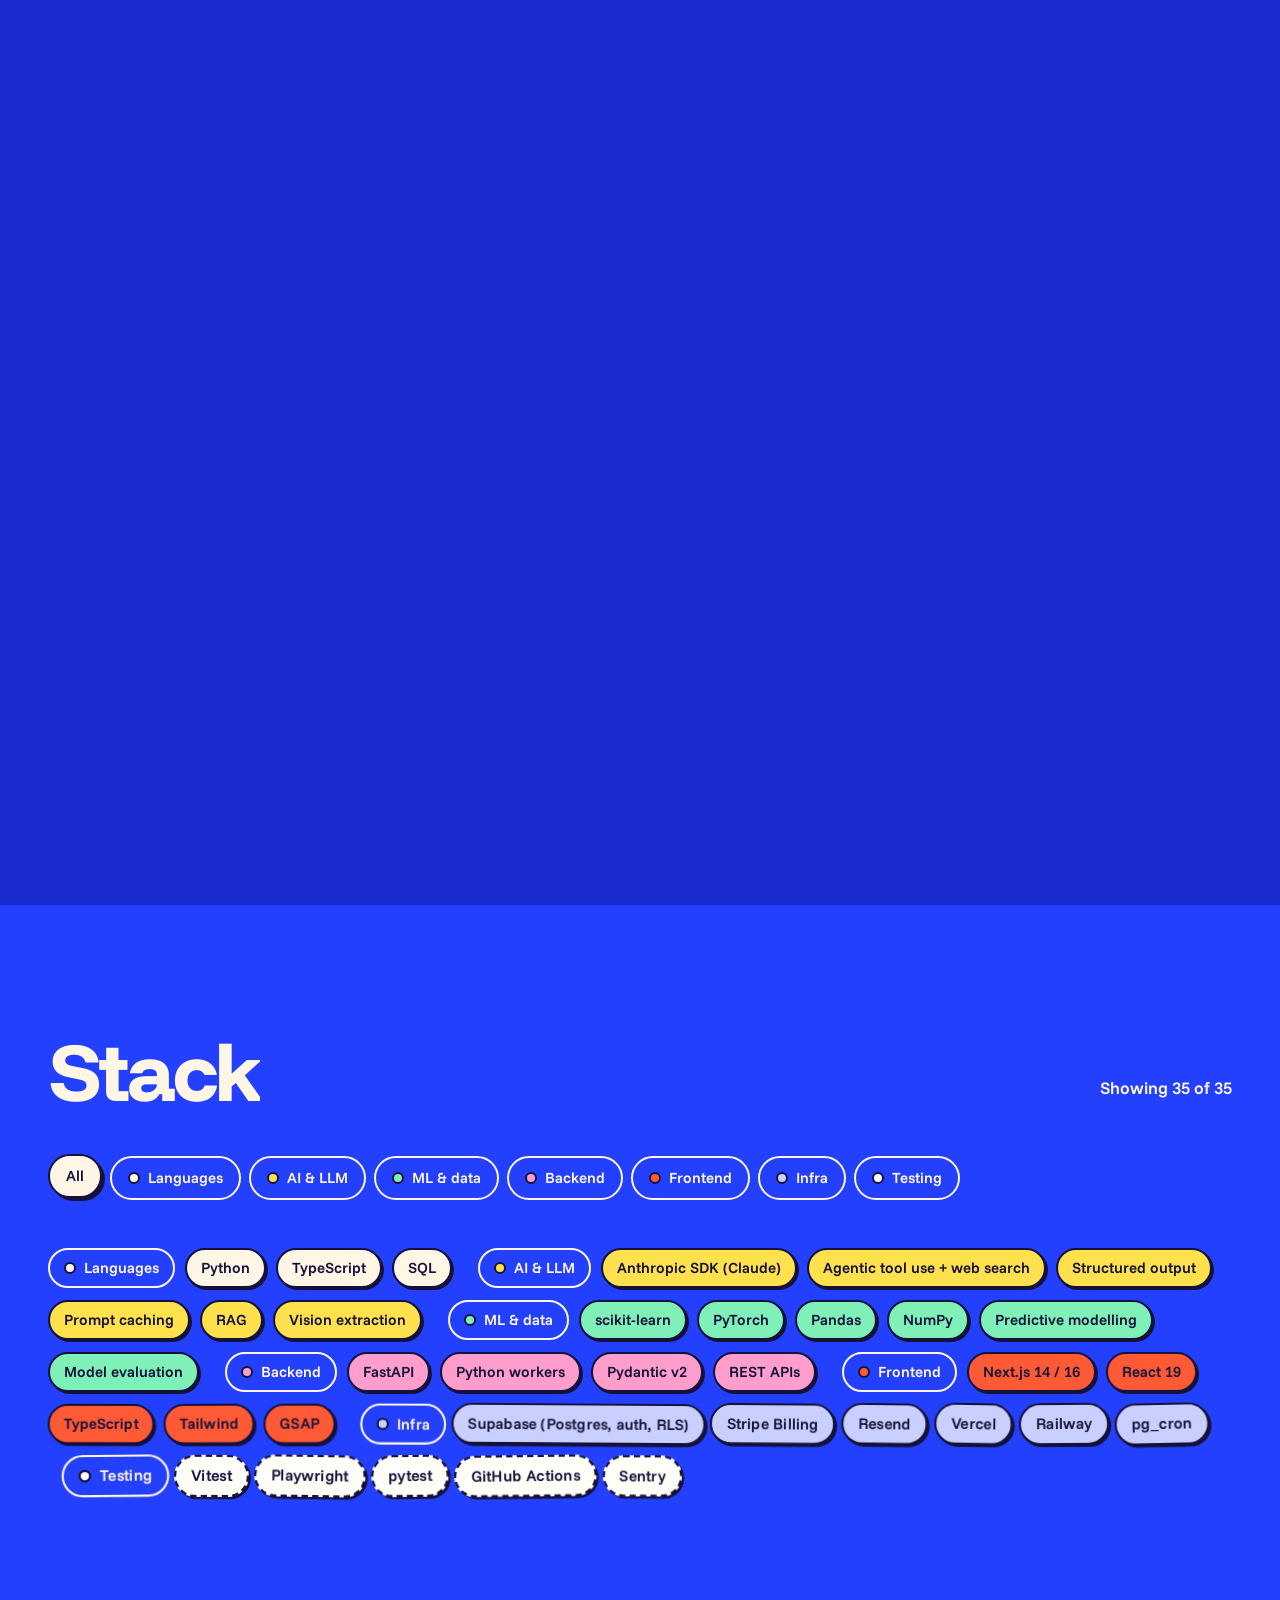
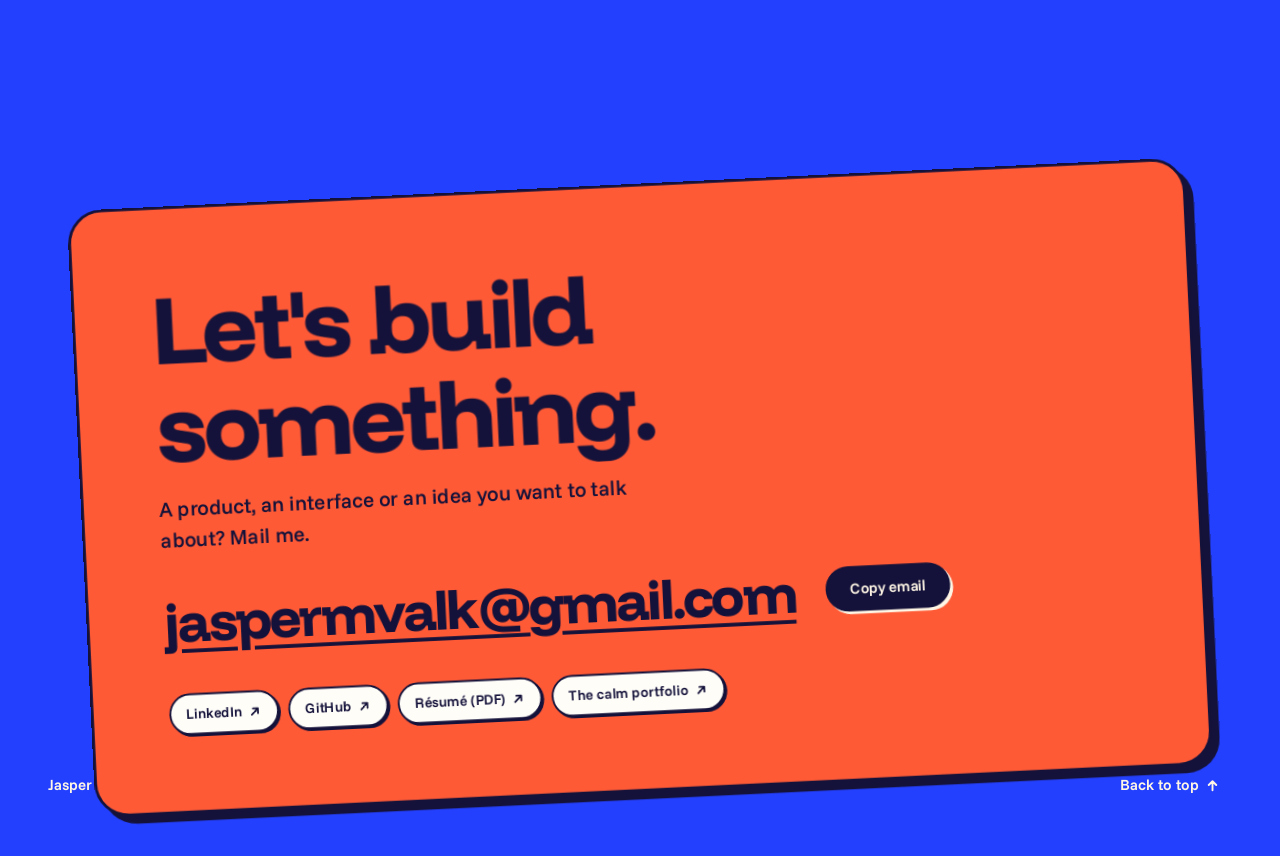
<file: versions/playground/index.html>
<!doctype html>
<html lang="en" style="--versie-grond: #2340ff; background: #2340ff; color-scheme: light">
  <head>
    <meta charset="utf-8" />
    <meta name="viewport" content="width=device-width, initial-scale=1" />
    <title>Jasper Valk · Playground</title>
    <meta name="description" content="Jasper Valk, AI engineer, data scientist and founder in Amsterdam. The same portfolio, built another way." />
    <meta property="og:title" content="Jasper Valk · Playground" />
    <meta property="og:description" content="Jasper Valk, AI engineer, data scientist and founder in Amsterdam. The same portfolio, built another way." />
    <meta property="og:type" content="website" />
    <meta name="theme-color" content="#2340ff" />
    <link rel="icon" type="image/svg+xml" href="/icons/favicon-jv.svg" />
    <script type="module" crossorigin src="/versions/assets/playground-TjS6vMXm.js"></script>
    <link rel="modulepreload" crossorigin href="/versions/assets/grid-CkX8DIiT.js">
    <link rel="modulepreload" crossorigin href="/versions/assets/tooltip-DwSMXd1Q.js">
    <link rel="modulepreload" crossorigin href="/versions/assets/ring-chart-CfdK_1nu.js">
    <link rel="modulepreload" crossorigin href="/versions/assets/bar-B17ojhqz.js">
    <link rel="stylesheet" crossorigin href="/versions/assets/grid-BFvLZTWV.css">
    <link rel="stylesheet" crossorigin href="/versions/assets/playground-CjoZITR1.css">
  </head>
  <body>
    <div id="root"></div>
  </body>
</html>
</file>
<file: versions/assets/instrument-l5H9CvxE.css>
@font-face{font-family:Inter Tight Variable;font-style:normal;font-display:swap;font-weight:100 900;src:url(/versions/assets/inter-tight-cyrillic-ext-wght-normal-okcGN4Nq.woff2)format("woff2-variations");unicode-range:U+460-52F,U+1C80-1C8A,U+20B4,U+2DE0-2DFF,U+A640-A69F,U+FE2E-FE2F}@font-face{font-family:Inter Tight Variable;font-style:normal;font-display:swap;font-weight:100 900;src:url(/versions/assets/inter-tight-cyrillic-wght-normal-BS41q_Tv.woff2)format("woff2-variations");unicode-range:U+301,U+400-45F,U+490-491,U+4B0-4B1,U+2116}@font-face{font-family:Inter Tight Variable;font-style:normal;font-display:swap;font-weight:100 900;src:url(/versions/assets/inter-tight-greek-ext-wght-normal-DQgQPNk4.woff2)format("woff2-variations");unicode-range:U+1F??}@font-face{font-family:Inter Tight Variable;font-style:normal;font-display:swap;font-weight:100 900;src:url(/versions/assets/inter-tight-greek-wght-normal-sS1B39LI.woff2)format("woff2-variations");unicode-range:U+370-377,U+37A-37F,U+384-38A,U+38C,U+38E-3A1,U+3A3-3FF}@font-face{font-family:Inter Tight Variable;font-style:normal;font-display:swap;font-weight:100 900;src:url(/versions/assets/inter-tight-vietnamese-wght-normal-TKKdAiBA.woff2)format("woff2-variations");unicode-range:U+102-103,U+110-111,U+128-129,U+168-169,U+1A0-1A1,U+1AF-1B0,U+300-301,U+303-304,U+308-309,U+323,U+329,U+1EA0-1EF9,U+20AB}@font-face{font-family:Inter Tight Variable;font-style:normal;font-display:swap;font-weight:100 900;src:url(/versions/assets/inter-tight-latin-ext-wght-normal-B4u9PlvR.woff2)format("woff2-variations");unicode-range:U+100-2BA,U+2BD-2C5,U+2C7-2CC,U+2CE-2D7,U+2DD-2FF,U+304,U+308,U+329,U+1D00-1DBF,U+1E00-1E9F,U+1EF2-1EFF,U+2020,U+20A0-20AB,U+20AD-20C0,U+2113,U+2C60-2C7F,U+A720-A7FF}@font-face{font-family:Inter Tight Variable;font-style:normal;font-display:swap;font-weight:100 900;src:url(/versions/assets/inter-tight-latin-wght-normal-DX-nOvPD.woff2)format("woff2-variations");unicode-range:U+??,U+131,U+152-153,U+2BB-2BC,U+2C6,U+2DA,U+2DC,U+304,U+308,U+329,U+2000-206F,U+20AC,U+2122,U+2191,U+2193,U+2212,U+2215,U+FEFF,U+FFFD}@font-face{font-family:Doto Variable;font-style:normal;font-display:swap;font-weight:100 900;src:url([data-uri])format("woff2-variations");unicode-range:U+100-2BA,U+2BD-2C5,U+2C7-2CC,U+2CE-2D7,U+2DD-2FF,U+304,U+308,U+329,U+1D00-1DBF,U+1E00-1E9F,U+1EF2-1EFF,U+2020,U+20A0-20AB,U+20AD-20C0,U+2113,U+2C60-2C7F,U+A720-A7FF}@font-face{font-family:Doto Variable;font-style:normal;font-display:swap;font-weight:100 900;src:url(/versions/assets/doto-latin-wght-normal-DtlIPefW.woff2)format("woff2-variations");unicode-range:U+??,U+131,U+152-153,U+2BB-2BC,U+2C6,U+2DA,U+2DC,U+304,U+308,U+329,U+2000-206F,U+20AC,U+2122,U+2191,U+2193,U+2212,U+2215,U+FEFF,U+FFFD}[data-merk=versie-instrument]{--merk-alu:#d9dbdd;--merk-alu-licht:#e2e4e5;--merk-alu-diep:#cdd0d2;--merk-paneel:#eeefef;--merk-paneel-2:#e6e8e9;--merk-grafiet:#1a1b1d;--merk-grafiet-2:#2a2c2f;--merk-grafiet-3:#3a3d41;--merk-gedempt:#4a4d52;--merk-lijn:#b4b8bc;--merk-lijn-zacht:#c8cbce;--merk-oranje:#ff5a00;--merk-oranje-hoog:#ff7a33;--merk-oranje-rand:#a83c00;--merk-lcd:#121410;--merk-lcd-2:#1c1e19;--merk-amber:#ffb23e;--merk-amber-dim:#b07a2a;--merk-fosfor:#a6ff6e;--merk-fosfor-dim:#5f9a3e;--disp:var(--merk-amber);--disp-dim:var(--merk-amber-dim);--disp-2:var(--merk-fosfor);--disp-gloed:#ffb23e61;--disp-raster:#ffb23e0e;--merk-uit:cubic-bezier(.16, 1, .3, 1);font-feature-settings:"ss01", "cv11";color:var(--merk-grafiet);--lightningcss-light:initial;--lightningcss-dark: ;color-scheme:light;background-color:var(--merk-alu);background-image:repeating-linear-gradient(0deg, #ffffff0f 0 1px, transparent 1px 3px), repeating-linear-gradient(0deg, #00000005 0 1px, transparent 1px 7px), linear-gradient(180deg, var(--merk-alu-licht), var(--merk-alu) 30%, var(--merk-alu-diep));-webkit-font-smoothing:antialiased;font-optical-sizing:auto;font-family:Inter Tight Variable,Inter Tight,system-ui,sans-serif}[data-merk=versie-instrument][data-inkt=fosfor]{--disp:var(--merk-fosfor);--disp-dim:var(--merk-fosfor-dim);--disp-2:var(--merk-amber);--disp-gloed:#a6ff6e57;--disp-raster:#a6ff6e0d}[data-merk=versie-instrument] .doto{font-variant-numeric:tabular-nums;letter-spacing:.02em;font-family:Doto Variable,Doto,ui-monospace,monospace;font-weight:800}@layer components{[data-merk=versie-instrument] .gravure{letter-spacing:.13em;text-transform:uppercase;color:var(--merk-gedempt);text-shadow:0 1px #ffffffa6;font-size:11px;font-weight:650;line-height:1.3}[data-merk=versie-instrument] .module{background:var(--merk-paneel);border:1px solid var(--merk-lijn);box-shadow:0 1px 0 #ffffffb3 inset, 0 2px 0 var(--merk-lijn-zacht);border-radius:14px;position:relative}[data-merk=versie-instrument] .module-2{background:var(--merk-paneel-2)}[data-merk=versie-instrument] .sleuf-vak{outline-offset:-1px;background:#00000009;border-radius:14px;outline:1px dashed #4a4d5259;box-shadow:inset 0 1px 3px #0000001f}[data-merk=versie-instrument] .schroef{background:#c3c6c9;border:1px solid #93979c;border-radius:50%;width:11px;height:11px;position:absolute;box-shadow:0 1px #fffc}[data-merk=versie-instrument] .schroef>i{background:#5d6166;border-radius:1px;height:1.5px;margin-top:-.75px;position:absolute;top:50%;left:1.5px;right:1.5px}[data-merk=versie-instrument] .raam{background:var(--merk-grafiet);border-radius:14px;padding:6px;box-shadow:0 1px #fff9,inset 0 0 0 1px #000}[data-merk=versie-instrument] .display{background-color:var(--merk-lcd);background-image:radial-gradient(circle at 1px 1px, var(--disp-raster) .9px, transparent 1.2px);color:var(--disp);--chart-1:var(--disp);--chart-2:var(--disp-2);--chart-3:var(--disp-dim);--chart-4:color-mix(in oklab, var(--disp-dim) 55%, var(--merk-lcd));--chart-5:color-mix(in oklab, var(--disp) 16%, var(--merk-lcd));--chart-line-primary:var(--disp);--chart-line-secondary:var(--disp-2);--chart-background:var(--merk-lcd);--chart-foreground:var(--disp);--chart-foreground-muted:var(--disp-dim);--chart-label:var(--disp-dim);--chart-grid:color-mix(in oklab, var(--disp) 13%, var(--merk-lcd));--chart-crosshair:var(--disp-dim);--chart-tooltip-background:#000000e0;--chart-tooltip-foreground:var(--disp);--chart-tooltip-muted:var(--disp-dim);--chart-marker-background:var(--merk-lcd);--chart-marker-border:var(--disp-dim);--chart-marker-foreground:var(--disp);--foreground:var(--disp);--muted-foreground:var(--disp-dim);--border:color-mix(in oklab, var(--disp) 25%, var(--merk-lcd));--popover:#000;--popover-foreground:var(--disp);background-size:4px 4px;border-radius:9px;position:relative;box-shadow:inset 0 0 0 1px #000,inset 0 3px 14px #000000b3}[data-merk=versie-instrument] .gloed{text-shadow:0 0 6px var(--disp-gloed)}[data-merk=versie-instrument] .disp-dim{color:var(--disp-dim)}[data-merk=versie-instrument] .disp-2{color:var(--disp-2)}[data-merk=versie-instrument] .bijschrift{color:var(--merk-gedempt);font-size:.8125rem;font-weight:550;line-height:1.4}[data-merk=versie-instrument] .bijschrift:first-letter{text-transform:uppercase}[data-merk=versie-instrument] .disp-label{letter-spacing:.13em;text-transform:uppercase;color:var(--disp-dim);font-size:11px;font-weight:650;line-height:1.3}[data-merk=versie-instrument] .uit{color:var(--disp);opacity:.09;text-shadow:none}[data-merk=versie-instrument] .toets{--diepte:4px;--vlak:var(--merk-paneel);--tekst:var(--merk-grafiet);--rand:#a9adb2;background:var(--vlak);min-height:2.75rem;color:var(--tekst);border:1px solid color-mix(in oklab, var(--rand) 70%, transparent);box-shadow:0 var(--diepte) 0 var(--rand), 0 calc(var(--diepte) + 3px) 8px #00000029;transition:transform .11s var(--merk-uit), box-shadow .11s var(--merk-uit), background-color .16s ease;cursor:pointer;-webkit-user-select:none;user-select:none;-webkit-tap-highlight-color:transparent;touch-action:manipulation;border-radius:9px;justify-content:center;align-items:center;gap:.5rem;display:inline-flex;position:relative;transform:translateY(0)}[data-merk=versie-instrument] .toets:hover{--vlak:#f6f7f7}[data-merk=versie-instrument] .toets:active,[data-merk=versie-instrument] .toets.in{transform:translateY(calc(var(--diepte) - 1px));box-shadow:0 1px 0 var(--rand), 0 2px 3px #00000024}[data-merk=versie-instrument] .toets-oranje{--vlak:var(--merk-oranje);--rand:var(--merk-oranje-rand);--tekst:var(--merk-grafiet)}[data-merk=versie-instrument] .toets-oranje:hover{--vlak:var(--merk-oranje-hoog)}[data-merk=versie-instrument] .toets-grafiet{--vlak:var(--merk-grafiet);--rand:#000;--tekst:var(--merk-paneel)}[data-merk=versie-instrument] .toets-grafiet:hover{--vlak:var(--merk-grafiet-2)}[data-merk=versie-instrument] .toets[aria-pressed=true],[data-merk=versie-instrument] .toets[aria-checked=true]{transform:translateY(calc(var(--diepte) - 1px));box-shadow:0 1px 0 var(--rand), 0 2px 3px #00000024}[data-merk=versie-instrument] .led{background:#8f9399;border-radius:50%;flex:none;width:8px;height:8px;transition:background-color .12s,box-shadow .12s;display:inline-block;box-shadow:inset 0 1px 1px #00000059}[data-merk=versie-instrument] .led.aan,[data-merk=versie-instrument] [aria-pressed=true]>.led,[data-merk=versie-instrument] [aria-checked=true]>.led{background:var(--merk-oranje);box-shadow:inset 0 0 0 1px var(--merk-oranje-rand), inset 0 1px 1px #ffffff73}[data-merk=versie-instrument] .led.live{background:var(--merk-fosfor);box-shadow:inset 0 0 0 1px #3d6b22,inset 0 1px 1px #ffffff80}[data-merk=versie-instrument] .knop{cursor:grab;touch-action:none;background:repeating-conic-gradient(#2d2f33 0deg 2.5deg,#18191b 2.5deg 5deg);border-radius:50%;position:absolute;inset:0;box-shadow:0 5px #000,0 10px 18px #00000047}[data-merk=versie-instrument] .knop:active{cursor:grabbing}[data-merk=versie-instrument] .knop-kap{background:var(--merk-grafiet-2);border-radius:50%;position:absolute;inset:11%;box-shadow:inset 0 1px #ffffff14,0 0 0 1px #000}[data-merk=versie-instrument] .knop-wijzer{background:var(--merk-oranje);border-radius:2px;width:4px;height:30%;margin-left:-2px;position:absolute;top:7%;left:50%}[data-merk=versie-instrument] .schuif{appearance:none;cursor:pointer;background:0 0;height:2.75rem}[data-merk=versie-instrument] .schuif::-webkit-slider-runnable-track{background:var(--merk-grafiet);border-radius:4px;height:8px;box-shadow:inset 0 1px 2px #000,0 1px #ffffffb3}[data-merk=versie-instrument] .schuif::-moz-range-track{background:var(--merk-grafiet);border-radius:4px;height:8px}[data-merk=versie-instrument] .schuif::-webkit-slider-thumb{-webkit-appearance:none;background:linear-gradient(var(--merk-oranje), var(--merk-oranje)) center / 100% 3px no-repeat, var(--merk-grafiet-2);border:1px solid #000;border-radius:6px;width:28px;height:40px;margin-top:-16px;box-shadow:0 3px #000,0 6px 10px #00000040}[data-merk=versie-instrument] .schuif::-moz-range-thumb{background:var(--merk-grafiet-2);border:1px solid #000;border-radius:6px;width:28px;height:40px}[data-merk=versie-instrument] .cartridge{background:var(--merk-grafiet);color:var(--merk-paneel);text-align:left;cursor:grab;touch-action:manipulation;border-radius:10px 10px 6px 6px;position:relative;box-shadow:0 4px #000,0 10px 18px #00000038}[data-merk=versie-instrument] .cartridge:active{cursor:grabbing}[data-merk=versie-instrument] .cartridge-greep{background:repeating-linear-gradient(90deg,#2c2e32 0 2px,#1a1b1d 2px 6px);border-radius:10px 10px 0 0;height:14px}[data-merk=versie-instrument] .cartridge-etiket{background:var(--merk-paneel);color:var(--merk-grafiet);border-radius:4px}[data-merk=versie-instrument] .spleet{background:linear-gradient(#050505,#1a1b1d);border-radius:8px;box-shadow:inset 0 3px 6px #000,0 1px #ffffffb3}[data-merk=versie-instrument] .lege-plek{outline-offset:-1px;background:#0000000a;border-radius:10px 10px 6px 6px;outline:1px dashed #4a4d5273}[data-merk=versie-instrument] .dop{background:var(--merk-paneel);border:1px solid var(--merk-lijn);box-shadow:0 2px 0 var(--merk-lijn);transition:background-color .14s ease, box-shadow .14s ease, transform .14s var(--merk-uit);border-radius:7px}[data-merk=versie-instrument] .dop.raak{background:var(--merk-oranje);border-color:var(--merk-oranje-rand);box-shadow:0 1px 0 var(--merk-oranje-rand);transform:translateY(1px)}[data-merk=versie-instrument] .dop.mis{opacity:.55}[data-merk=versie-instrument] .rooster{background-image:radial-gradient(circle,#3d4045 0 2.1px,#0000 2.6px);background-position:50%;background-size:12px 12px}[data-merk=versie-instrument] .lijn-link{text-decoration:underline;-webkit-text-decoration-color:var(--merk-lijn);text-decoration-color:var(--merk-lijn);text-underline-offset:4px;text-decoration-thickness:1.5px;transition:text-decoration-color .16s}[data-merk=versie-instrument] .lijn-link:hover{-webkit-text-decoration-color:var(--merk-oranje);text-decoration-color:var(--merk-oranje)}[data-merk=versie-instrument] .band-spoor{width:max-content;display:flex}}@media (prefers-reduced-motion:reduce){[data-merk=versie-instrument] .band-spoor,[data-merk=versie-instrument] .band-spoor>span{flex-wrap:wrap;flex-shrink:1;width:100%}[data-merk=versie-instrument] .band-kopie{display:none}[data-merk=versie-instrument] .toets,[data-merk=versie-instrument] .dop{transition:none}}[data-merk=versie-instrument] :focus-visible{outline:2px solid var(--merk-grafiet);outline-offset:3px}[data-merk=versie-instrument] .display :focus-visible,[data-merk=versie-instrument] .op-donker:focus-visible,[data-merk=versie-instrument] .op-donker :focus-visible{outline-color:var(--disp)}[data-merk=versie-instrument] .knop:focus-visible{outline:2px solid var(--merk-grafiet);outline-offset:6px}[data-merk=versie-instrument] .kop-masker{margin-block:-.1em;padding-block:.1em}[data-merk=versie-instrument] dialog.commando::backdrop{background:#1a1b1d73}
</file>
<file: versions/assets/monument-D2owD0Fa.css>
@font-face{font-family:Mona Sans Variable;font-style:normal;font-display:swap;font-weight:200 900;font-stretch:75% 125%;src:url(/versions/assets/mona-sans-vietnamese-standard-normal-Rd0aZl9c.woff2)format("woff2-variations");unicode-range:U+102-103,U+110-111,U+128-129,U+168-169,U+1A0-1A1,U+1AF-1B0,U+300-301,U+303-304,U+308-309,U+323,U+329,U+1EA0-1EF9,U+20AB}@font-face{font-family:Mona Sans Variable;font-style:normal;font-display:swap;font-weight:200 900;font-stretch:75% 125%;src:url(/versions/assets/mona-sans-latin-ext-standard-normal-CQ1tG6In.woff2)format("woff2-variations");unicode-range:U+100-2BA,U+2BD-2C5,U+2C7-2CC,U+2CE-2D7,U+2DD-2FF,U+304,U+308,U+329,U+1D00-1DBF,U+1E00-1E9F,U+1EF2-1EFF,U+2020,U+20A0-20AB,U+20AD-20C0,U+2113,U+2C60-2C7F,U+A720-A7FF}@font-face{font-family:Mona Sans Variable;font-style:normal;font-display:swap;font-weight:200 900;font-stretch:75% 125%;src:url(/versions/assets/mona-sans-latin-standard-normal-BMVx8nn_.woff2)format("woff2-variations");unicode-range:U+??,U+131,U+152-153,U+2BB-2BC,U+2C6,U+2DA,U+2DC,U+304,U+308,U+329,U+2000-206F,U+20AC,U+2122,U+2191,U+2193,U+2212,U+2215,U+FEFF,U+FFFD}@font-face{font-family:Martian Mono Variable;font-style:normal;font-display:swap;font-weight:100 800;src:url([data-uri])format("woff2-variations");unicode-range:U+460-52F,U+1C80-1C8A,U+20B4,U+2DE0-2DFF,U+A640-A69F,U+FE2E-FE2F}@font-face{font-family:Martian Mono Variable;font-style:normal;font-display:swap;font-weight:100 800;src:url(/versions/assets/martian-mono-cyrillic-wght-normal-B84CD5C_.woff2)format("woff2-variations");unicode-range:U+301,U+400-45F,U+490-491,U+4B0-4B1,U+2116}@font-face{font-family:Martian Mono Variable;font-style:normal;font-display:swap;font-weight:100 800;src:url(/versions/assets/martian-mono-latin-ext-wght-normal-DlL6xMw5.woff2)format("woff2-variations");unicode-range:U+100-2BA,U+2BD-2C5,U+2C7-2CC,U+2CE-2D7,U+2DD-2FF,U+304,U+308,U+329,U+1D00-1DBF,U+1E00-1E9F,U+1EF2-1EFF,U+2020,U+20A0-20AB,U+20AD-20C0,U+2113,U+2C60-2C7F,U+A720-A7FF}@font-face{font-family:Martian Mono Variable;font-style:normal;font-display:swap;font-weight:100 800;src:url(/versions/assets/martian-mono-latin-wght-normal-5W32yIyr.woff2)format("woff2-variations");unicode-range:U+??,U+131,U+152-153,U+2BB-2BC,U+2C6,U+2DA,U+2DC,U+304,U+308,U+329,U+2000-206F,U+20AC,U+2122,U+2191,U+2193,U+2212,U+2215,U+FEFF,U+FFFD}[data-merk=versie-monument]{--merk-zwart:#0b0b0c;--merk-grafiet:#1a1a1c;--merk-grafiet-hoog:#242427;--merk-lijn:#2e2e31;--merk-lijn-licht:#45454a;--merk-been:#ece7dc;--merk-gedempt:#8f8a80;--merk-volt:#d4ff3a;--merk-uit:cubic-bezier(.16, 1, .3, 1);--background:#0b0b0c;--foreground:#ece7dc;--card:#1a1a1c;--card-foreground:#ece7dc;--popover:#1a1a1c;--popover-foreground:#ece7dc;--muted:#242427;--muted-foreground:#8f8a80;--border:#2e2e31;--chart-1:#d4ff3a;--chart-2:#ece7dc;--chart-3:#8f8a80;--chart-4:#45454a;--chart-5:#2e2e31;--chart-background:#1a1a1c;--chart-foreground:#ece7dc;--chart-foreground-muted:#8f8a80;--chart-label:#8f8a80;--chart-line-primary:#d4ff3a;--chart-line-secondary:#ece7dc;--chart-grid:#2e2e31;--chart-crosshair:#8f8a80;--chart-brush-border:#2e2e31;--chart-tooltip-background:#0b0b0c;--chart-tooltip-foreground:#ece7dc;--chart-tooltip-muted:#8f8a80;--chart-marker-background:#1a1a1c;--chart-marker-border:#45454a;--chart-marker-foreground:#ece7dc;--legend:#1a1a1c;--legend-foreground:#ece7dc;--legend-muted:#242427;--legend-muted-foreground:#8f8a80;--legend-track:#2e2e31;background:var(--merk-zwart);color:var(--merk-been);--lightningcss-light: ;--lightningcss-dark:initial;color-scheme:dark;-webkit-font-smoothing:antialiased;font-family:Mona Sans Variable,system-ui,sans-serif;font-weight:400;font-stretch:100%;overflow-x:clip}[data-merk=versie-monument] ::selection{background:var(--merk-volt);color:var(--merk-zwart)}[data-merk=versie-monument] :focus-visible{outline:2px solid var(--merk-volt);outline-offset:4px}[data-merk=versie-monument] .focus-binnen:focus-visible{outline-offset:-2px}[data-merk=versie-monument] .as{font-stretch:calc(var(--wdth,125) * 1%);font-weight:var(--wght,900)}[data-merk=versie-monument] .mono{font-variant-numeric:tabular-nums;font-family:Martian Mono Variable,ui-monospace,monospace;font-stretch:100%}[data-merk=versie-monument] .label{font-variant-numeric:tabular-nums;letter-spacing:.06em;text-transform:uppercase;font-family:Martian Mono Variable,ui-monospace,monospace;font-size:.6875rem;font-weight:400;line-height:1.5}[data-merk=versie-monument] .kop-masker{margin-block:-.14em;padding-block:.14em}[data-merk=versie-monument] .omtrek{color:#0000;-webkit-text-stroke:1.5px var(--merk-been)}[data-merk=versie-monument] .streep{background-image:linear-gradient(var(--merk-volt), var(--merk-volt));background-position:0 100%;background-repeat:no-repeat;background-size:0% 2px}[data-merk=versie-monument] .streep:hover,[data-merk=versie-monument] .streep:focus-visible,[data-merk=versie-monument] a:hover .streep,[data-merk=versie-monument] a:focus-visible .streep{background-size:100% 2px}@media (prefers-reduced-motion:no-preference){[data-merk=versie-monument] .streep{transition:background-size .6s var(--merk-uit)}}[data-merk=versie-monument] .regelaar{appearance:none;cursor:pointer;background:0 0;width:100%;height:2rem}[data-merk=versie-monument] .regelaar::-webkit-slider-runnable-track{background:linear-gradient(to right, var(--merk-volt) 0 var(--vulling,50%), var(--merk-lijn-licht) var(--vulling,50%) 100%);height:2px}[data-merk=versie-monument] .regelaar::-webkit-slider-thumb{appearance:none;background:var(--merk-volt);border:3px solid var(--merk-zwart);width:1.25rem;height:1.25rem;box-shadow:0 0 0 1px var(--merk-volt);border-radius:999px;margin-top:calc(1px - .625rem)}[data-merk=versie-monument] .regelaar::-moz-range-track{background:var(--merk-lijn-licht);height:2px}[data-merk=versie-monument] .regelaar::-moz-range-progress{background:var(--merk-volt);height:2px}[data-merk=versie-monument] .regelaar::-moz-range-thumb{background:var(--merk-volt);border:3px solid var(--merk-zwart);border-radius:999px;width:1rem;height:1rem}[data-merk=versie-monument] .regelaar:focus-visible{outline-offset:2px}[data-merk=versie-monument] .mw-inline{display:block}@media (hover:hover) and (pointer:fine) and (prefers-reduced-motion:no-preference){[data-merk=versie-monument] .mw-inline{display:none}[data-merk=versie-monument] .mw-rij:focus-visible .mw-inline{display:block}}[data-merk=versie-monument] .pad-lijst[data-dim] .pad-stap.aan .pad-jaar{color:var(--merk-volt)}[data-merk=versie-monument] .pad-jaar{transition:color .4s}
</file>
<file: versions/assets/playground-CjoZITR1.css>
@font-face{font-family:Funnel Display Variable;font-style:normal;font-display:swap;font-weight:300 800;src:url(/versions/assets/funnel-display-latin-ext-wght-normal-DxkvHKaa.woff2)format("woff2-variations");unicode-range:U+100-2BA,U+2BD-2C5,U+2C7-2CC,U+2CE-2D7,U+2DD-2FF,U+304,U+308,U+329,U+1D00-1DBF,U+1E00-1E9F,U+1EF2-1EFF,U+2020,U+20A0-20AB,U+20AD-20C0,U+2113,U+2C60-2C7F,U+A720-A7FF}@font-face{font-family:Funnel Display Variable;font-style:normal;font-display:swap;font-weight:300 800;src:url(/versions/assets/funnel-display-latin-wght-normal-h7i3A3FI.woff2)format("woff2-variations");unicode-range:U+??,U+131,U+152-153,U+2BB-2BC,U+2C6,U+2DA,U+2DC,U+304,U+308,U+329,U+2000-206F,U+20AC,U+2122,U+2191,U+2193,U+2212,U+2215,U+FEFF,U+FFFD}@font-face{font-family:Funnel Sans Variable;font-style:normal;font-display:swap;font-weight:300 800;src:url(/versions/assets/funnel-sans-latin-ext-wght-normal-CStSwzyf.woff2)format("woff2-variations");unicode-range:U+100-2BA,U+2BD-2C5,U+2C7-2CC,U+2CE-2D7,U+2DD-2FF,U+304,U+308,U+329,U+1D00-1DBF,U+1E00-1E9F,U+1EF2-1EFF,U+2020,U+20A0-20AB,U+20AD-20C0,U+2113,U+2C60-2C7F,U+A720-A7FF}@font-face{font-family:Funnel Sans Variable;font-style:normal;font-display:swap;font-weight:300 800;src:url(/versions/assets/funnel-sans-latin-wght-normal-zzU05adE.woff2)format("woff2-variations");unicode-range:U+??,U+131,U+152-153,U+2BB-2BC,U+2C6,U+2DA,U+2DC,U+304,U+308,U+329,U+2000-206F,U+20AC,U+2122,U+2191,U+2193,U+2212,U+2215,U+FEFF,U+FFFD}[data-merk=versie-playground]{--merk-kobalt:#2340ff;--merk-kobalt-diep:#1a2bd0;--merk-kobalt-licht:#4a63ff;--merk-creme:#fff6e6;--merk-wit:#fffdf8;--merk-citroen:#ffe14d;--merk-roze:#ff9ecd;--merk-munt:#7ef0b8;--merk-tomaat:#ff5a36;--merk-lichtblauw:#c9d0ff;--merk-inkt:#14123a;--merk-gedempt:#55526e;--merk-veer:cubic-bezier(.34, 1.56, .64, 1);--merk-uit:cubic-bezier(.22, 1, .36, 1);--foreground:var(--merk-creme);--border:color-mix(in oklab, var(--merk-creme) 25%, transparent);background:var(--merk-kobalt);color:var(--merk-creme);--lightningcss-light:initial;--lightningcss-dark: ;color-scheme:light;-webkit-font-smoothing:antialiased;text-rendering:optimizelegibility;font-family:Funnel Sans Variable,ui-sans-serif,system-ui,sans-serif;overflow-x:clip}[data-merk=versie-playground] .display{letter-spacing:-.035em;font-family:Funnel Display Variable,ui-sans-serif,system-ui,sans-serif;font-weight:800}[data-merk=versie-playground] .cijfer{font-variant-numeric:tabular-nums}[data-merk=versie-playground] .tegel{color:var(--merk-inkt);--foreground:var(--merk-inkt);--chart-1:var(--merk-inkt);--chart-2:var(--merk-kobalt);--chart-3:var(--merk-tomaat);--chart-4:color-mix(in oklab, var(--merk-inkt) 45%, transparent);--chart-5:color-mix(in oklab, var(--merk-inkt) 14%, transparent);--chart-line-primary:var(--merk-inkt);--chart-line-secondary:var(--merk-kobalt);--chart-grid:color-mix(in oklab, var(--merk-inkt) 18%, transparent);--chart-label:var(--merk-inkt);--chart-foreground:var(--merk-inkt);--chart-foreground-muted:color-mix(in oklab, var(--merk-inkt) 72%, transparent);--chart-background:color-mix(in oklab, var(--merk-inkt) 10%, transparent);--chart-crosshair:var(--merk-inkt);--chart-tooltip-background:var(--merk-inkt);--chart-tooltip-foreground:var(--merk-creme);--chart-tooltip-muted:var(--merk-lichtblauw);--chart-indicator-color:var(--merk-inkt);--popover:var(--merk-inkt);--popover-foreground:var(--merk-creme);--border:color-mix(in oklab, var(--merk-inkt) 16%, transparent)}[data-merk=versie-playground] :focus-visible{outline:3px solid var(--merk-creme);outline-offset:3px}[data-merk=versie-playground] .tegel :focus-visible{outline-color:var(--merk-inkt)}[data-merk=versie-playground] .keuze label:has(input:focus-visible){outline:3px solid var(--merk-inkt);outline-offset:2px}[data-merk=versie-playground] .kop-masker{margin-block:-.12em;padding-block:.12em}[data-merk=versie-playground] .kop-masker-eind{margin-block:-.12em -.36em;padding-block:.12em .36em}[data-merk=versie-playground] .markeer{white-space:nowrap;position:relative}[data-merk=versie-playground] .markeer svg{pointer-events:none;width:calc(100% + .08em);height:.24em;position:absolute;bottom:-.2em;left:-.04em;overflow:visible}@keyframes speeltuin-adem{0%,to{opacity:.55;transform:scale(1)}50%{opacity:0;transform:scale(2.1)}}[data-merk=versie-playground] .adem{animation:speeltuin-adem 2.4s var(--merk-uit) infinite}[data-merk=versie-playground] .prikbord{background-color:var(--merk-kobalt-diep);background-image:radial-gradient(circle at 1px 1px, var(--merk-kobalt-licht) 1.5px, transparent 0);background-size:28px 28px}[data-merk=versie-playground] .liniaal-streepjes{background-image:repeating-linear-gradient(to right, var(--merk-creme) 0 2px, transparent 2px 10%), repeating-linear-gradient(to right, color-mix(in oklab, var(--merk-creme) 55%, transparent) 0 1px, transparent 1px 1%);background-position:0 0,0 0;background-repeat:no-repeat;background-size:100% 14px,100% 7px}[data-merk=versie-playground] .kantel{transform-style:preserve-3d;transition:transform .6s var(--merk-uit), box-shadow .4s var(--merk-uit)}@media (hover:hover) and (pointer:fine) and (prefers-reduced-motion:no-preference){[data-merk=versie-playground] .kantel-tags>*{opacity:0;transition:opacity .25s var(--merk-uit), translate .45s var(--merk-veer);translate:0 10px}[data-merk=versie-playground] .kantel-wortel:hover .kantel-tags>*,[data-merk=versie-playground] .kantel-wortel:focus-visible .kantel-tags>*{opacity:1;translate:0}[data-merk=versie-playground] .kantel-wortel:hover .kantel-tags>:nth-child(2),[data-merk=versie-playground] .kantel-wortel:focus-visible .kantel-tags>:nth-child(2){transition-delay:50ms}[data-merk=versie-playground] .kantel-wortel:hover .kantel-tags>:nth-child(3),[data-merk=versie-playground] .kantel-wortel:focus-visible .kantel-tags>:nth-child(3){transition-delay:.1s}}@media (prefers-reduced-motion:no-preference){[data-merk=versie-playground] .kantel-wortel:focus-visible .kantel{transform:perspective(900px)rotateX(4deg)rotateY(-6deg)translateZ(0)}}@media (prefers-reduced-motion:reduce){[data-merk=versie-playground] *,[data-merk=versie-playground] :before,[data-merk=versie-playground] :after{transition-duration:0s!important;animation:none!important}}
</file>
